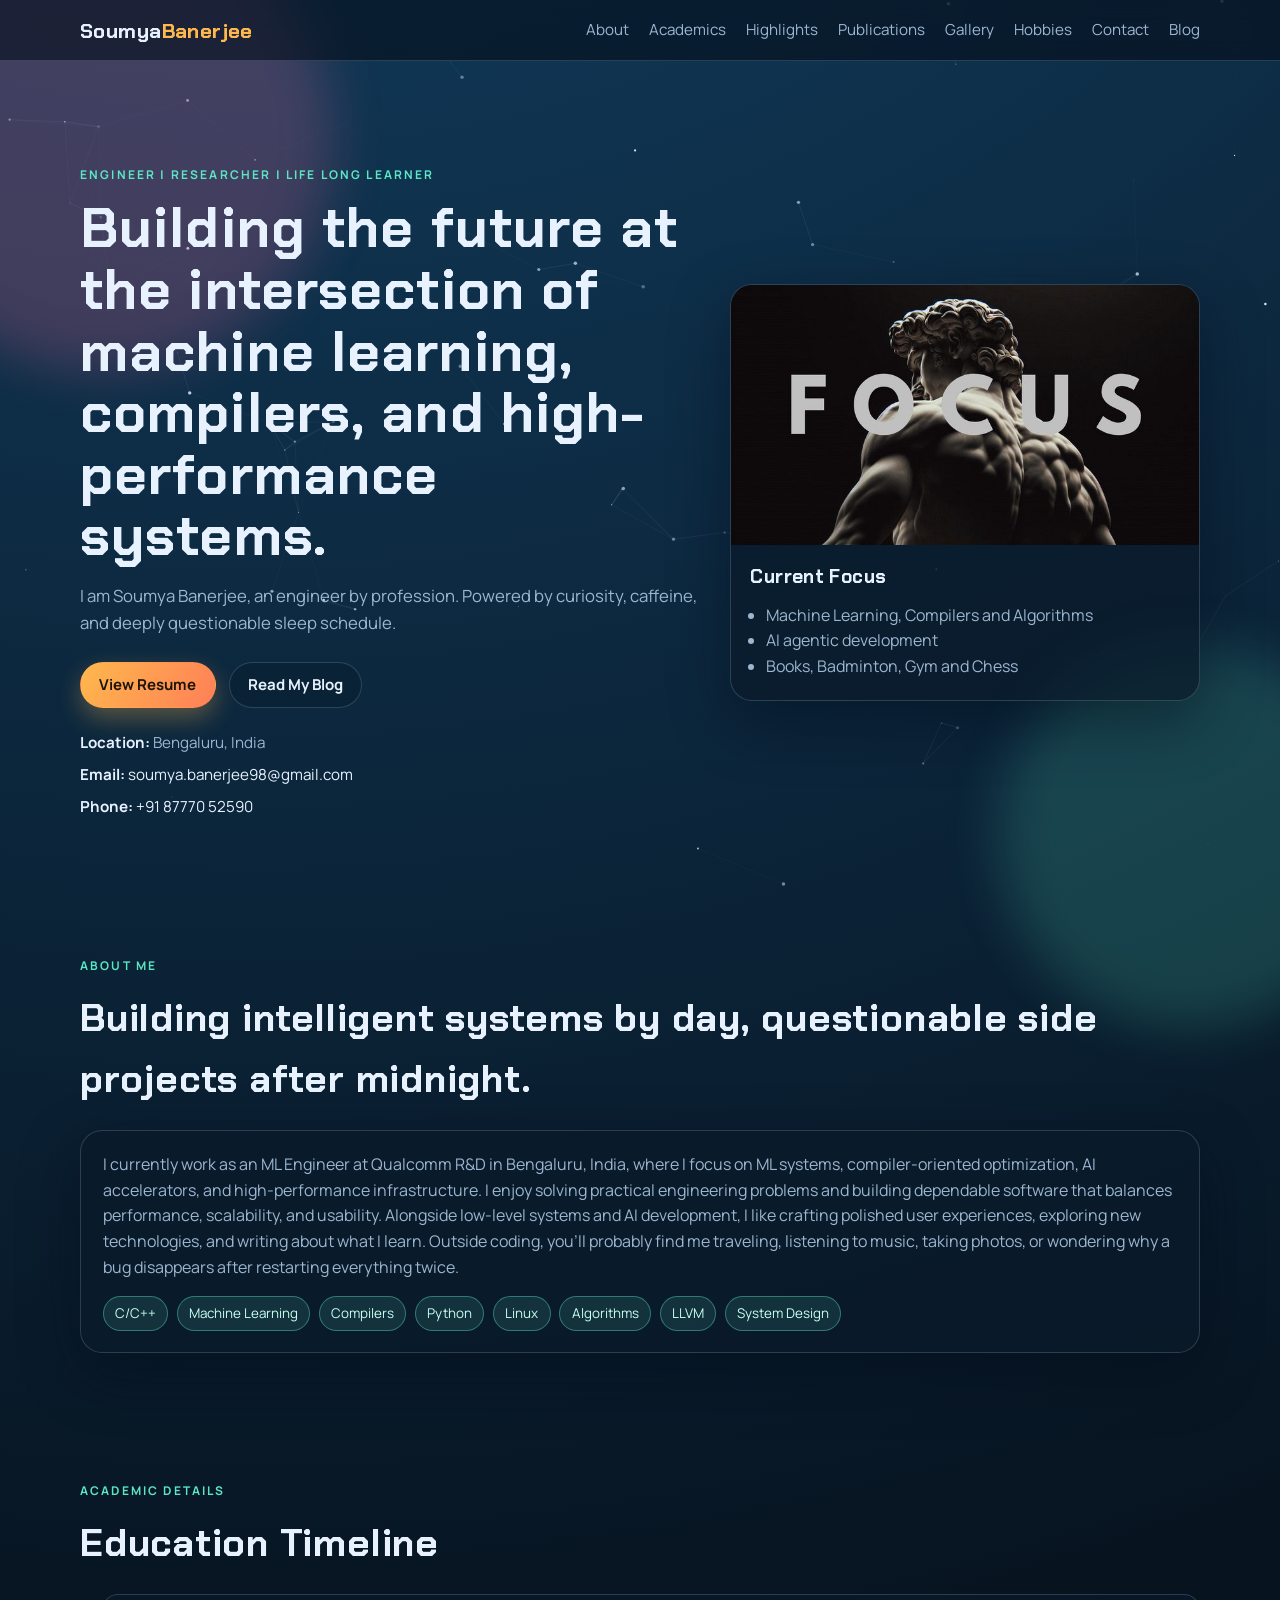
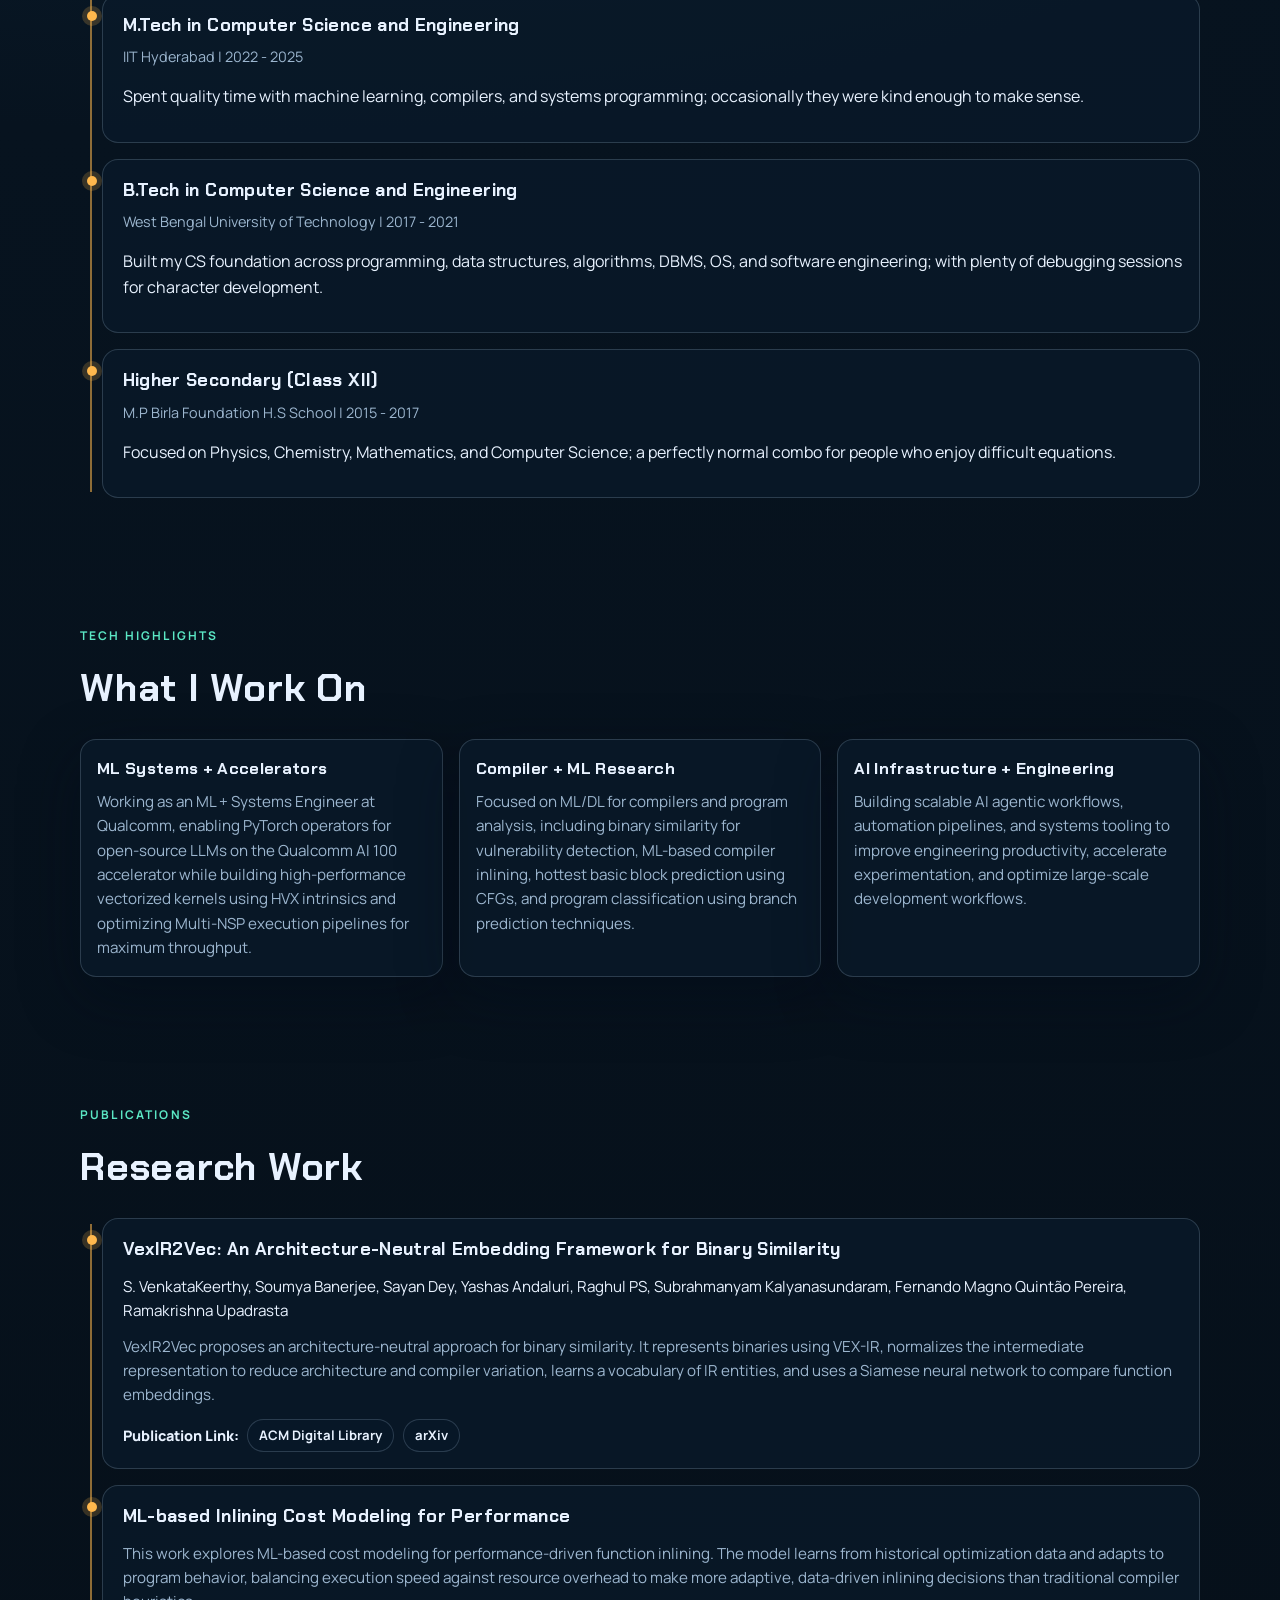
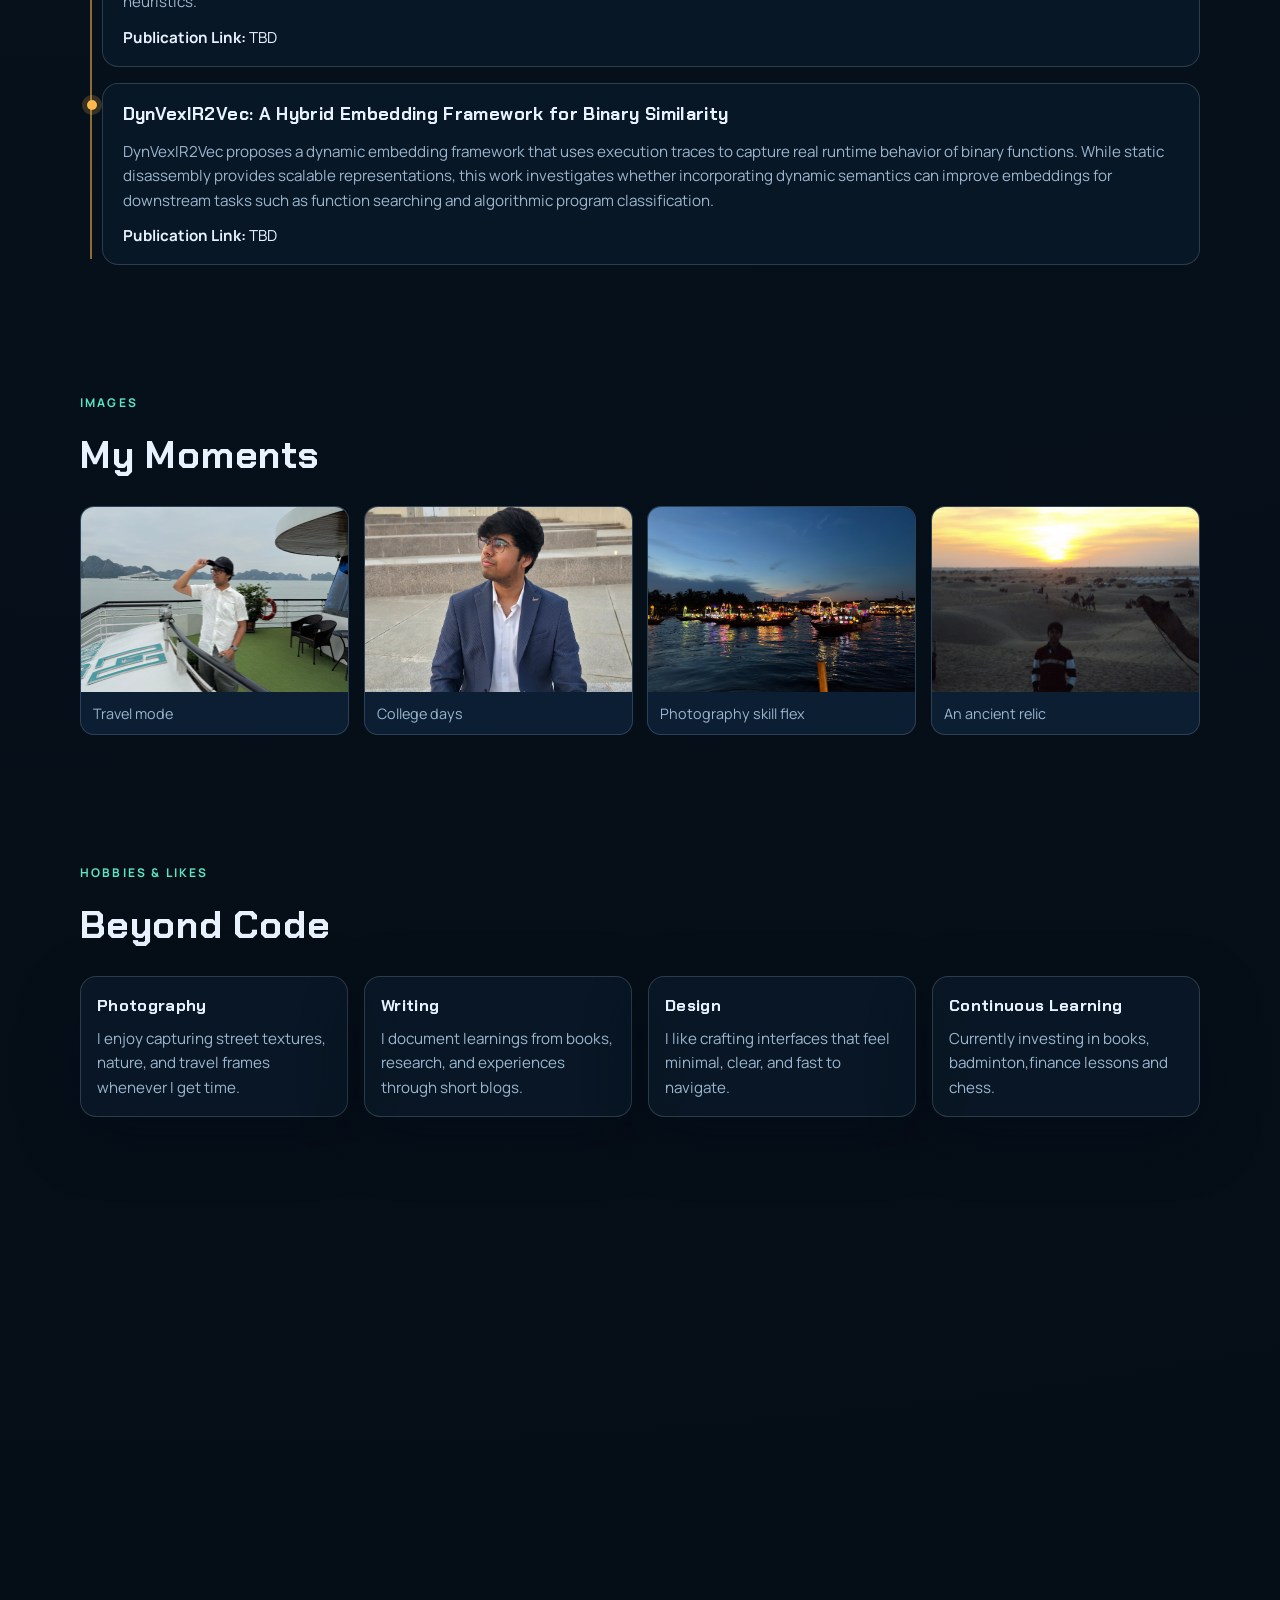
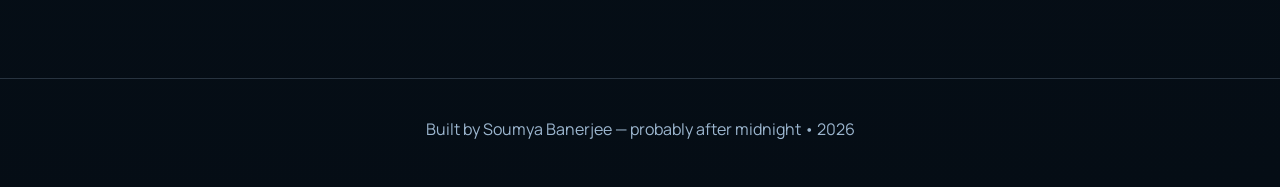
<file: index.html>
<!DOCTYPE html>
<html lang="en">
<head>
  <meta charset="utf-8" />
  <meta name="viewport" content="width=device-width, initial-scale=1" />
  <meta name="description" content="Soumya Banerjee portfolio featuring academics, projects, hobbies, and a personal blog." />
  <title>Soumya Banerjee | Portfolio</title>
  <link rel="preconnect" href="https://fonts.googleapis.com" />
  <link rel="preconnect" href="https://fonts.gstatic.com" crossorigin />
  <link href="https://fonts.googleapis.com/css2?family=Chakra+Petch:wght@400;500;600;700&family=Manrope:wght@400;500;600;700;800&display=swap" rel="stylesheet" />
  <link rel="stylesheet" href="assets/css/portfolio.css" />
</head>
<body>
  <canvas id="cosmic-bg" aria-hidden="true"></canvas>
  <div class="bg-glow bg-glow-a" aria-hidden="true"></div>
  <div class="bg-glow bg-glow-b" aria-hidden="true"></div>

  <header class="site-header">
    <div class="container nav-wrap">
      <a class="brand" href="#home">Soumya<span>Banerjee</span></a>
      <button class="menu-toggle" aria-label="Toggle navigation" aria-expanded="false">Menu</button>
      <nav class="site-nav" id="site-nav">
        <a href="#about">About</a>
        <a href="#academics">Academics</a>
        <a href="#highlights">Highlights</a>
        <a href="#publications">Publications</a>
        <a href="#gallery">Gallery</a>
        <a href="#hobbies">Hobbies</a>
        <a href="#contact">Contact</a>
        <a href="blog.html">Blog</a>
      </nav>
    </div>
  </header>

  <main>
    <section class="hero" id="home">
      <div class="container hero-grid">
        <div class="hero-copy reveal">
          <p class="eyebrow"> Engineer | Researcher | Life Long Learner </p>
          <h1>Building the future at the intersection of machine learning, compilers, and high-performance systems.</h1>
          <p class="lead">
            I am Soumya Banerjee, an engineer by profession.
            Powered by curiosity, caffeine, and deeply questionable sleep schedule.
          </p>
          <div class="hero-actions">
            <a class="btn btn-primary" href="data/Soumya_Banerjee_Resume.pdf" target="_blank" rel="noopener">View Resume</a>
            <a class="btn btn-ghost" href="blog.html">Read My Blog</a>
          </div>
          <ul class="quick-meta">
            <li><strong>Location:</strong> Bengaluru, India</li>
            <li><strong>Email:</strong> <a href="mailto:soumya.banerjee98@gmail.com">soumya.banerjee98@gmail.com</a></li>
            <li><strong>Phone:</strong> <a href="tel:+918777052590">+91 87770 52590</a></li>
          </ul>
        </div>
        <div class="hero-card reveal">
          <img src="images/Stoic Motivation.jpeg" alt="Soumya profile placeholder" />
          <div class="hero-card-content">
            <h2>Current Focus</h2>
            <ul>
              <li>Machine Learning, Compilers and Algorithms</li>
              <li>AI agentic development</li>
              <li>Books, Badminton, Gym and Chess</li>
            </ul>
          </div>
        </div>
      </div>
    </section>

    <section class="section" id="about">
      <div class="container reveal">
        <div class="section-heading">
          <p class="eyebrow">About Me</p>
          <h2>Building intelligent systems by day, questionable side projects after midnight.</h2>
        </div>
        <div class="split-card">
          <p>
            I currently work as an ML Engineer at Qualcomm R&D in Bengaluru, India, where I focus on ML systems, compiler-oriented optimization,
            AI accelerators, and high-performance infrastructure. I enjoy solving practical engineering problems and building dependable software
            that balances performance, scalability, and usability. Alongside low-level systems and AI development, I like crafting polished user experiences,
            exploring new technologies, and writing about what I learn. Outside coding, you'll probably find me traveling, listening to music,
            taking photos, or wondering why a bug disappears after restarting everything twice.
          </p>
          <div class="chip-list">
            <span>C/C++</span>
            <span>Machine Learning</span>
            <span>Compilers</span>
            <span>Python</span>
            <span>Linux</span>
            <span>Algorithms</span>
            <span>LLVM</span>
            <span>System Design</span>
          </div>
        </div>
      </div>
    </section>

    <section class="section" id="academics">
      <div class="container reveal">
        <div class="section-heading">
          <p class="eyebrow">Academic Details</p>
          <h2>Education Timeline</h2>
        </div>
        <div class="timeline">
          <article class="timeline-item">
            <h3>M.Tech in Computer Science and Engineering</h3>
            <p class="muted">IIT Hyderabad | 2022 - 2025</p>
            <p>Spent quality time with machine learning, compilers, and systems programming; occasionally they were kind enough to make sense.</p>
          </article>
          <article class="timeline-item">
            <h3>B.Tech in Computer Science and Engineering</h3>
            <p class="muted">West Bengal University of Technology | 2017 - 2021</p>
            <p>Built my CS foundation across programming, data structures, algorithms, DBMS, OS, and software engineering; with plenty of debugging sessions for character development.</p>
          </article>
          <article class="timeline-item">
            <h3>Higher Secondary (Class XII)</h3>
            <p class="muted">M.P Birla Foundation H.S School | 2015 - 2017</p>
            <p>Focused on Physics, Chemistry, Mathematics, and Computer Science; a perfectly normal combo for people who enjoy difficult equations.</p>
          </article>
        </div>
      </div>
    </section>

    <section class="section" id="highlights">
      <div class="container reveal">
        <div class="section-heading">
          <p class="eyebrow">Tech Highlights</p>
          <h2>What I Work On</h2>
        </div>
        <div class="card-grid three-col">
          <article class="info-card">
            <h3>ML Systems + Accelerators</h3>
            <p>
              Working as an ML + Systems Engineer at Qualcomm, enabling PyTorch operators 
              for open-source LLMs on the Qualcomm AI 100 accelerator while building 
              high-performance vectorized kernels using HVX intrinsics and optimizing 
              Multi-NSP execution pipelines for maximum throughput.
            </p>
          </article>
          <article class="info-card">
            <h3>Compiler + ML Research</h3>
            <p>
              Focused on ML/DL for compilers and program analysis, including binary similarity 
              for vulnerability detection, ML-based compiler inlining, hottest basic block 
              prediction using CFGs, and program classification using branch prediction techniques.
            </p>
          </article>
          <article class="info-card">
            <h3>AI Infrastructure + Engineering</h3>
            <p>
              Building scalable AI agentic workflows, automation pipelines, and systems tooling 
              to improve engineering productivity, accelerate experimentation, and optimize 
              large-scale development workflows.
            </p>
          </article>
        </div>
      </div>
    </section>

    <section class="section" id="publications">
      <div class="container reveal">
        <div class="section-heading">
          <p class="eyebrow">Publications</p>
          <h2>Research Work</h2>
        </div>
        <div class="timeline publication-list">
          <article class="timeline-item publication-card">
            <h3>VexIR2Vec: An Architecture-Neutral Embedding Framework for Binary Similarity</h3>
            <p class="publication-authors">
              S. VenkataKeerthy, Soumya Banerjee, Sayan Dey, Yashas Andaluri, Raghul PS,
              Subrahmanyam Kalyanasundaram, Fernando Magno Quintão Pereira, Ramakrishna Upadrasta
            </p>
            <p>
              VexIR2Vec proposes an architecture-neutral approach for binary similarity. It represents binaries using
              VEX-IR, normalizes the intermediate representation to reduce architecture and compiler variation, learns
              a vocabulary of IR entities, and uses a Siamese neural network to compare function embeddings.
            </p>
            <div class="publication-links" aria-label="Publication links">
              <span>Publication Link:</span>
              <a href="https://dl.acm.org/doi/10.1145/3721481" target="_blank" rel="noopener">ACM Digital Library</a>
              <a href="https://arxiv.org/abs/2312.00507" target="_blank" rel="noopener">arXiv</a>
            </div>
          </article>
          <article class="timeline-item publication-card">
            <h3>ML-based Inlining Cost Modeling for Performance</h3>
            <p>
              This work explores ML-based cost modeling for performance-driven function inlining. The model learns from
              historical optimization data and adapts to program behavior, balancing execution speed against resource
              overhead to make more adaptive, data-driven inlining decisions than traditional compiler heuristics.
            </p>
            <p class="publication-link-text"><strong>Publication Link:</strong> TBD</p>
          </article>
          <article class="timeline-item publication-card">
            <h3>DynVexIR2Vec: A Hybrid Embedding Framework for Binary Similarity</h3>
            <p>
              DynVexIR2Vec proposes a dynamic embedding framework that uses execution traces to capture real runtime
              behavior of binary functions. While static disassembly provides scalable representations, this work
              investigates whether incorporating dynamic semantics can improve embeddings for downstream tasks such as
              function searching and algorithmic program classification.
            </p>
            <p class="publication-link-text"><strong>Publication Link:</strong> TBD</p>
          </article>
        </div>
      </div>
    </section>

    <section class="section" id="gallery">
      <div class="container reveal">
        <div class="section-heading">
          <p class="eyebrow">Images</p>
          <h2>My Moments</h2>
        </div>
        <!-- <p class="section-note">Replace these placeholder images with your personal photos in the <code>images/</code> folder.</p> -->
        <div class="photo-grid">
          <figure>
            <img src="images/me_on_boat.jpeg" alt="Personal photo placeholder 1" />
            <figcaption>Travel mode</figcaption>
          </figure>
          <figure>
            <img src="images/college_pic.JPG" alt="Personal photo placeholder 2" />
            <figcaption>College days</figcaption>
          </figure>
          <figure>
            <img src="images/better_boat_lights.jpeg" alt="Personal photo placeholder 3" />
            <figcaption>Photography skill flex</figcaption>
          </figure>
          <figure>
            <img src="images/me_with_camel.JPG" alt="Personal photo placeholder 4" />
            <figcaption>An ancient relic</figcaption>
          </figure>
        </div>
      </div>
    </section>

    <section class="section" id="hobbies">
      <div class="container reveal">
        <div class="section-heading">
          <p class="eyebrow">Hobbies & Likes</p>
          <h2>Beyond Code</h2>
        </div>
        <div class="card-grid four-col">
          <article class="info-card">
            <h3>Photography</h3>
            <p>I enjoy capturing street textures, nature, and travel frames whenever I get time.</p>
          </article>
          <article class="info-card">
            <h3>Writing</h3>
            <p>I document learnings from books, research, and experiences through short blogs.</p>
          </article>
          <article class="info-card">
            <h3>Design</h3>
            <p>I like crafting interfaces that feel minimal, clear, and fast to navigate.</p>
          </article>
          <article class="info-card">
            <h3>Continuous Learning</h3>
            <p>Currently investing in books, badminton,finance lessons and chess.</p>
          </article>
        </div>
      </div>
    </section>

    <section class="section" id="contact">
      <div class="container reveal">
        <div class="section-heading">
          <p class="eyebrow">Contact</p>
          <h2>Let’s Connect</h2>
        </div>
        <div class="contact-panel">
          <div>
            <p><strong>Email:</strong> <a href="mailto:soumya.banerjee98@gmail.com">soumya.banerjee98@gmail.com</a></p>
            <p><strong>Phone:</strong> <a href="tel:+918777052590">+91 87770 52590</a></p>
            <p><strong>Resume:</strong> <a href="data/Soumya_Banerjee_Resume.pdf" target="_blank" rel="noopener">Open Resume</a></p>
          </div>
          <div class="social-links">
            <a href="https://www.linkedin.com/in/soumya-banerjee98/" target="_blank" rel="noopener">LinkedIn</a>
            <a href="https://github.com/Soumyaworks" target="_blank" rel="noopener">GitHub</a>
            <a href="https://www.instagram.com/dweep_banerjee" target="_blank" rel="noopener">Instagram</a>
            <a href="blog.html">Blog</a>
          </div>
        </div>
      </div>
    </section>
  </main>

  <footer class="site-footer">
    <div class="container">
      <p>Built by Soumya Banerjee — probably after midnight • 2026</p>
    </div>
  </footer>

  <script src="assets/js/portfolio.js"></script>
</body>
</html>
</file>
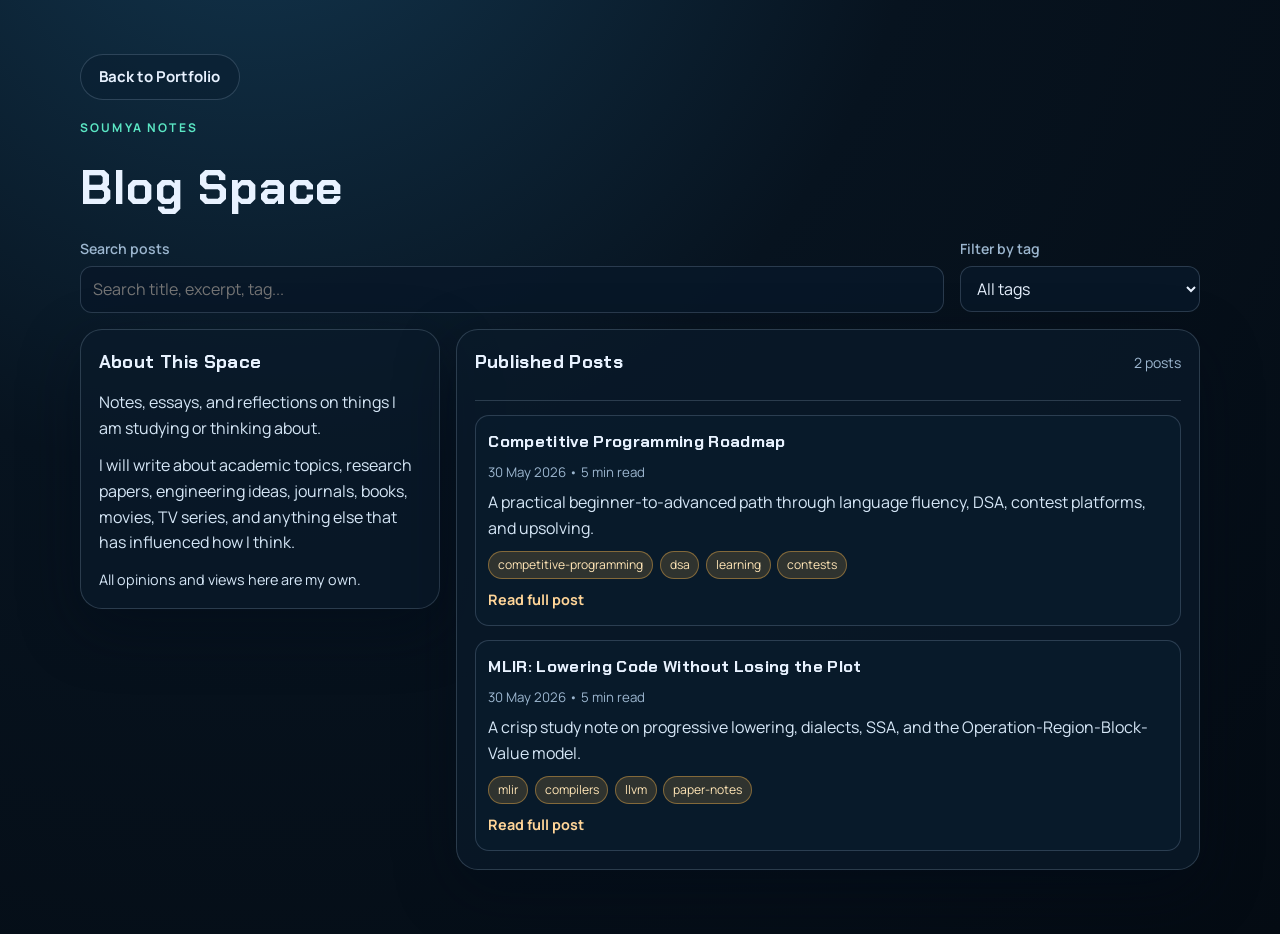
<file: blog.html>
<!DOCTYPE html>
<html lang="en">
<head>
  <meta charset="utf-8" />
  <meta name="viewport" content="width=device-width, initial-scale=1" />
  <meta name="description" content="Soumya Banerjee personal blog and notes." />
  <title>Soumya Banerjee | Blog</title>
  <link rel="preconnect" href="https://fonts.googleapis.com" />
  <link rel="preconnect" href="https://fonts.gstatic.com" crossorigin />
  <link href="https://fonts.googleapis.com/css2?family=Chakra+Petch:wght@400;500;600;700&family=Manrope:wght@400;500;600;700;800&display=swap" rel="stylesheet" />
  <link rel="stylesheet" href="assets/css/portfolio.css" />
</head>
<body class="plain-page">
  <main class="blog-wrap">
    <div class="container">
      <header class="blog-header reveal visible">
        <a class="btn btn-ghost back-link" href="index.html">Back to Portfolio</a>
        <p class="eyebrow">Soumya Notes</p>
        <h1>Blog Space</h1>
      </header>

      <section class="blog-controls reveal visible">
        <div class="control-box">
          <label for="search-posts">Search posts</label>
          <input id="search-posts" type="search" placeholder="Search title, excerpt, tag..." />
        </div>
        <div class="control-box">
          <label for="tag-filter">Filter by tag</label>
          <select id="tag-filter">
            <option value="all">All tags</option>
          </select>
        </div>
      </section>

      <section class="blog-layout reveal visible">
        <article class="blog-guide-card">
          <h2>About This Space</h2>
          <p>Notes, essays, and reflections on things I am studying or thinking about.</p>
          <p>I will write about academic topics, research papers, engineering ideas, journals, books, movies, TV series, and anything else that has influenced how I think.</p>
          <p class="muted">All opinions and views here are my own.</p>
        </article>

        <article class="blog-posts-card">
          <div class="blog-list-head">
            <h2>Published Posts</h2>
            <p id="posts-count">0 posts</p>
          </div>
          <div id="posts-list" class="posts-list"></div>
        </article>
      </section>
    </div>
  </main>

  <script src="assets/js/blog.js"></script>
</body>
</html>
</file>
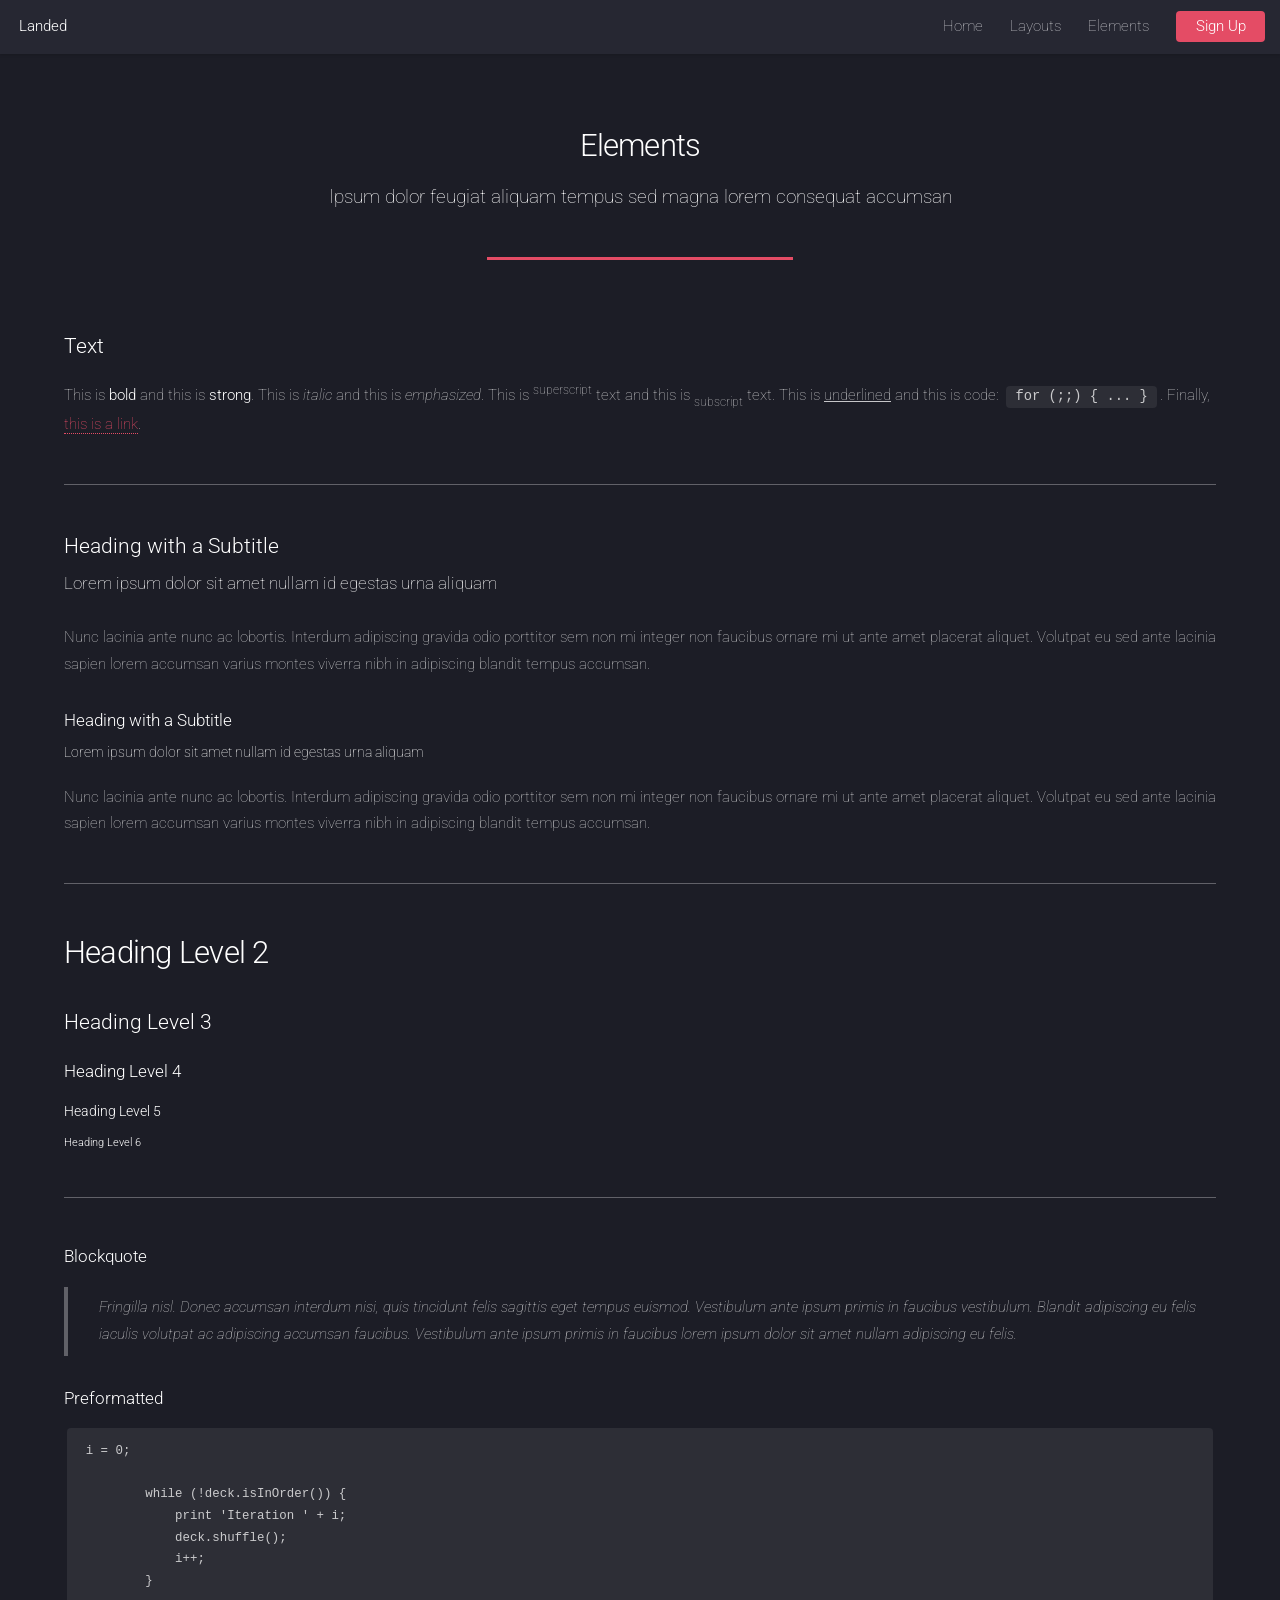
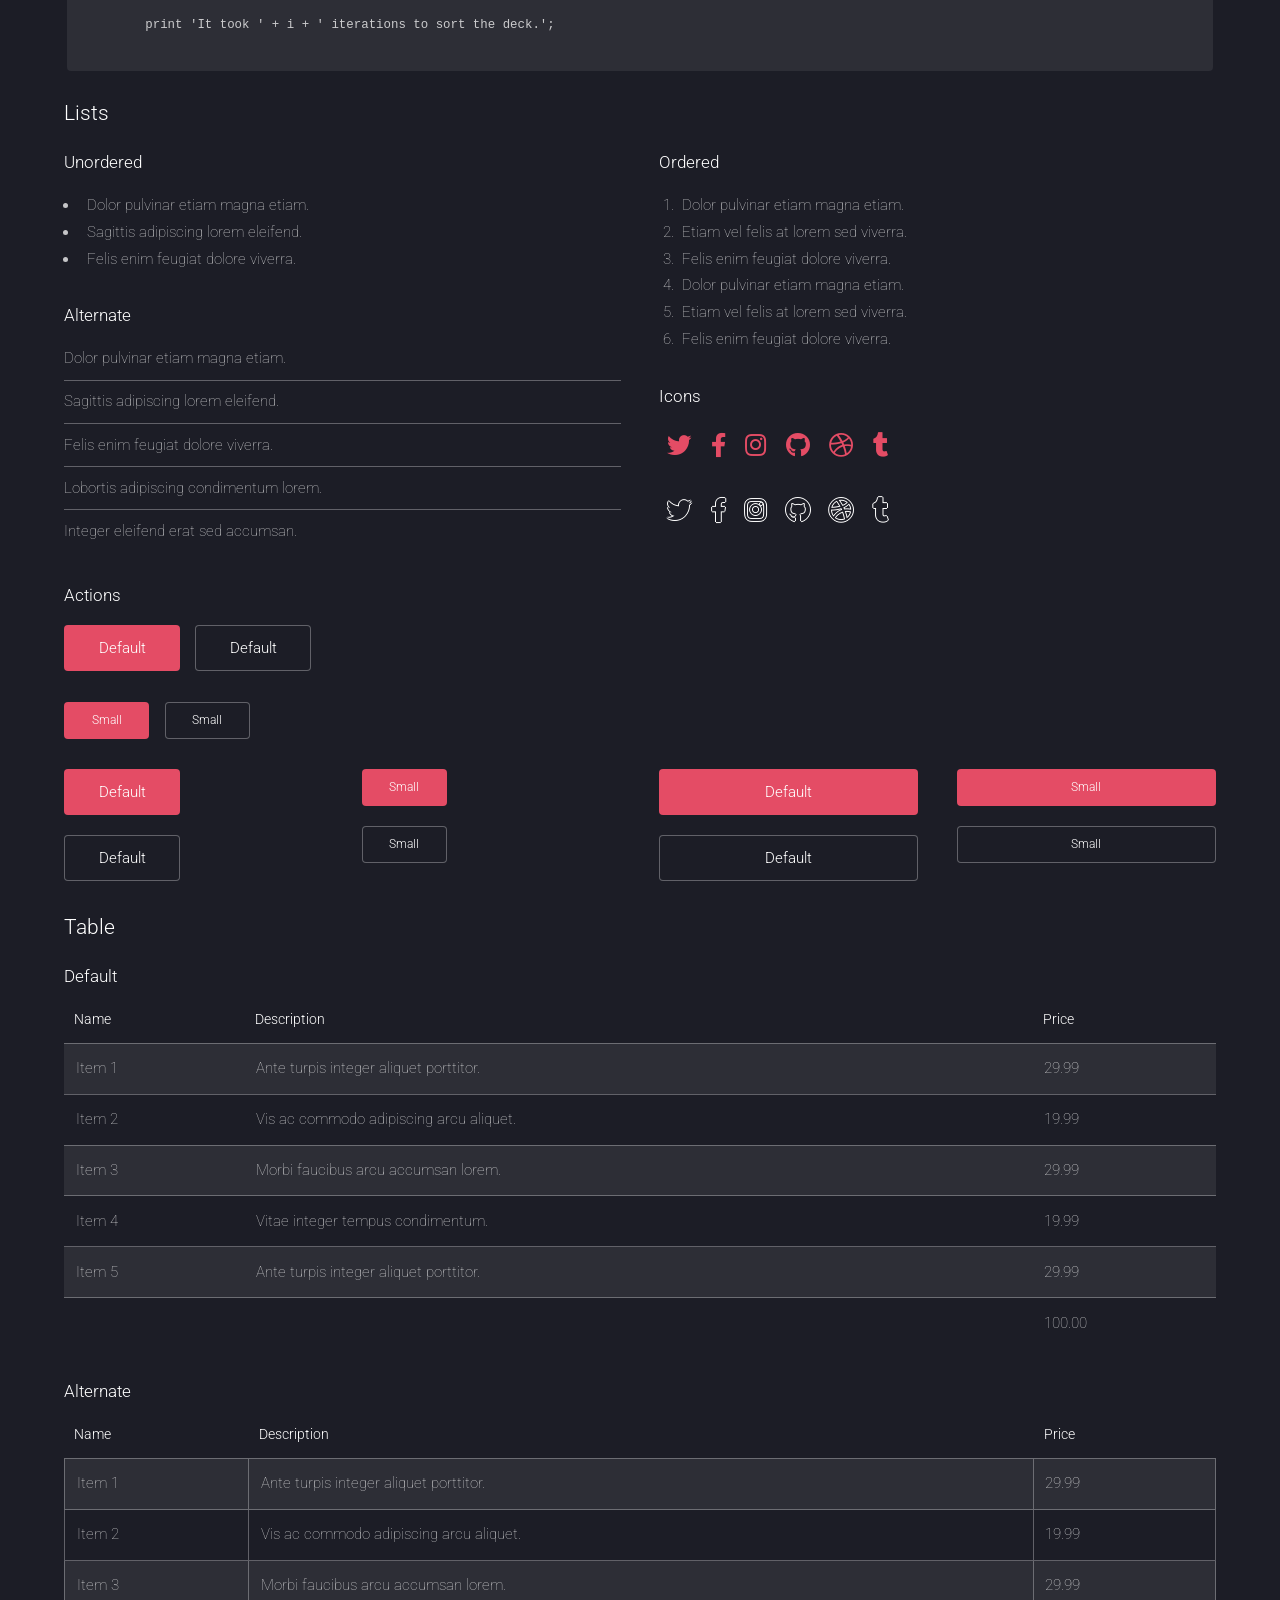
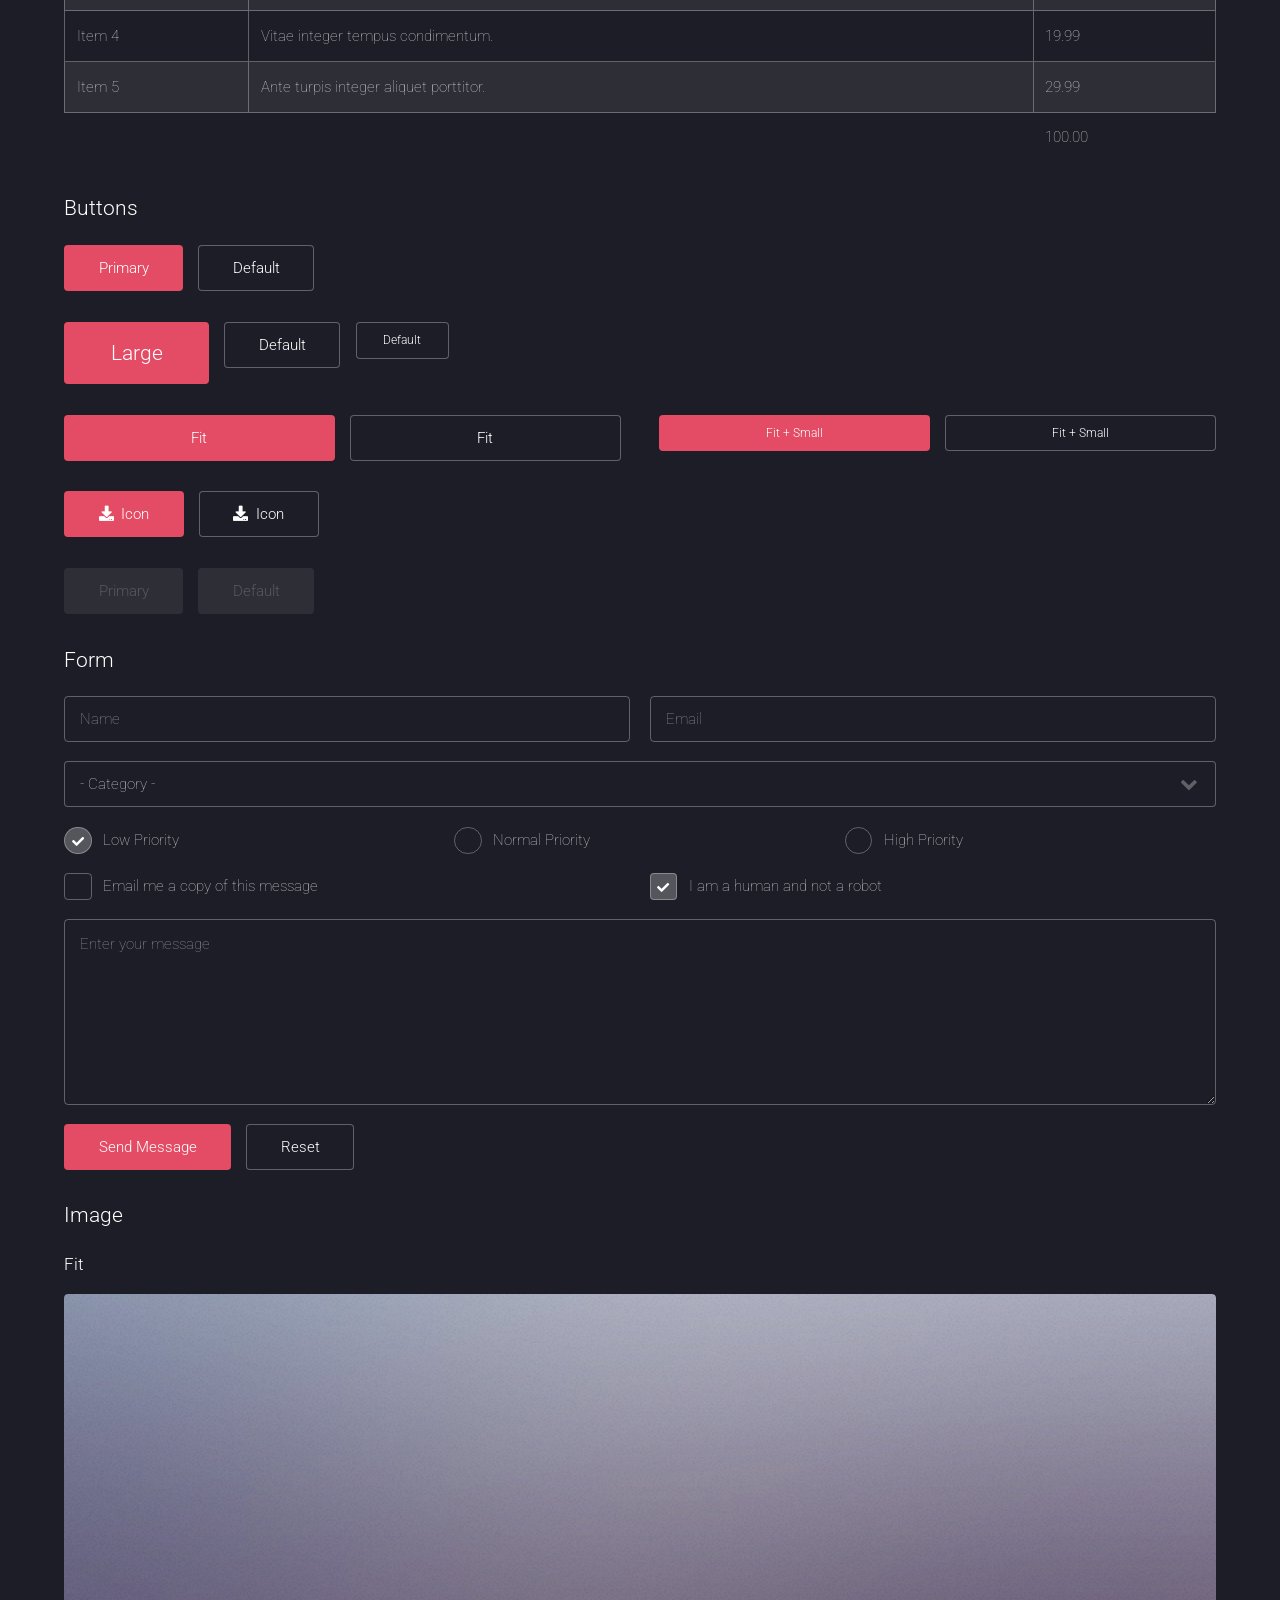
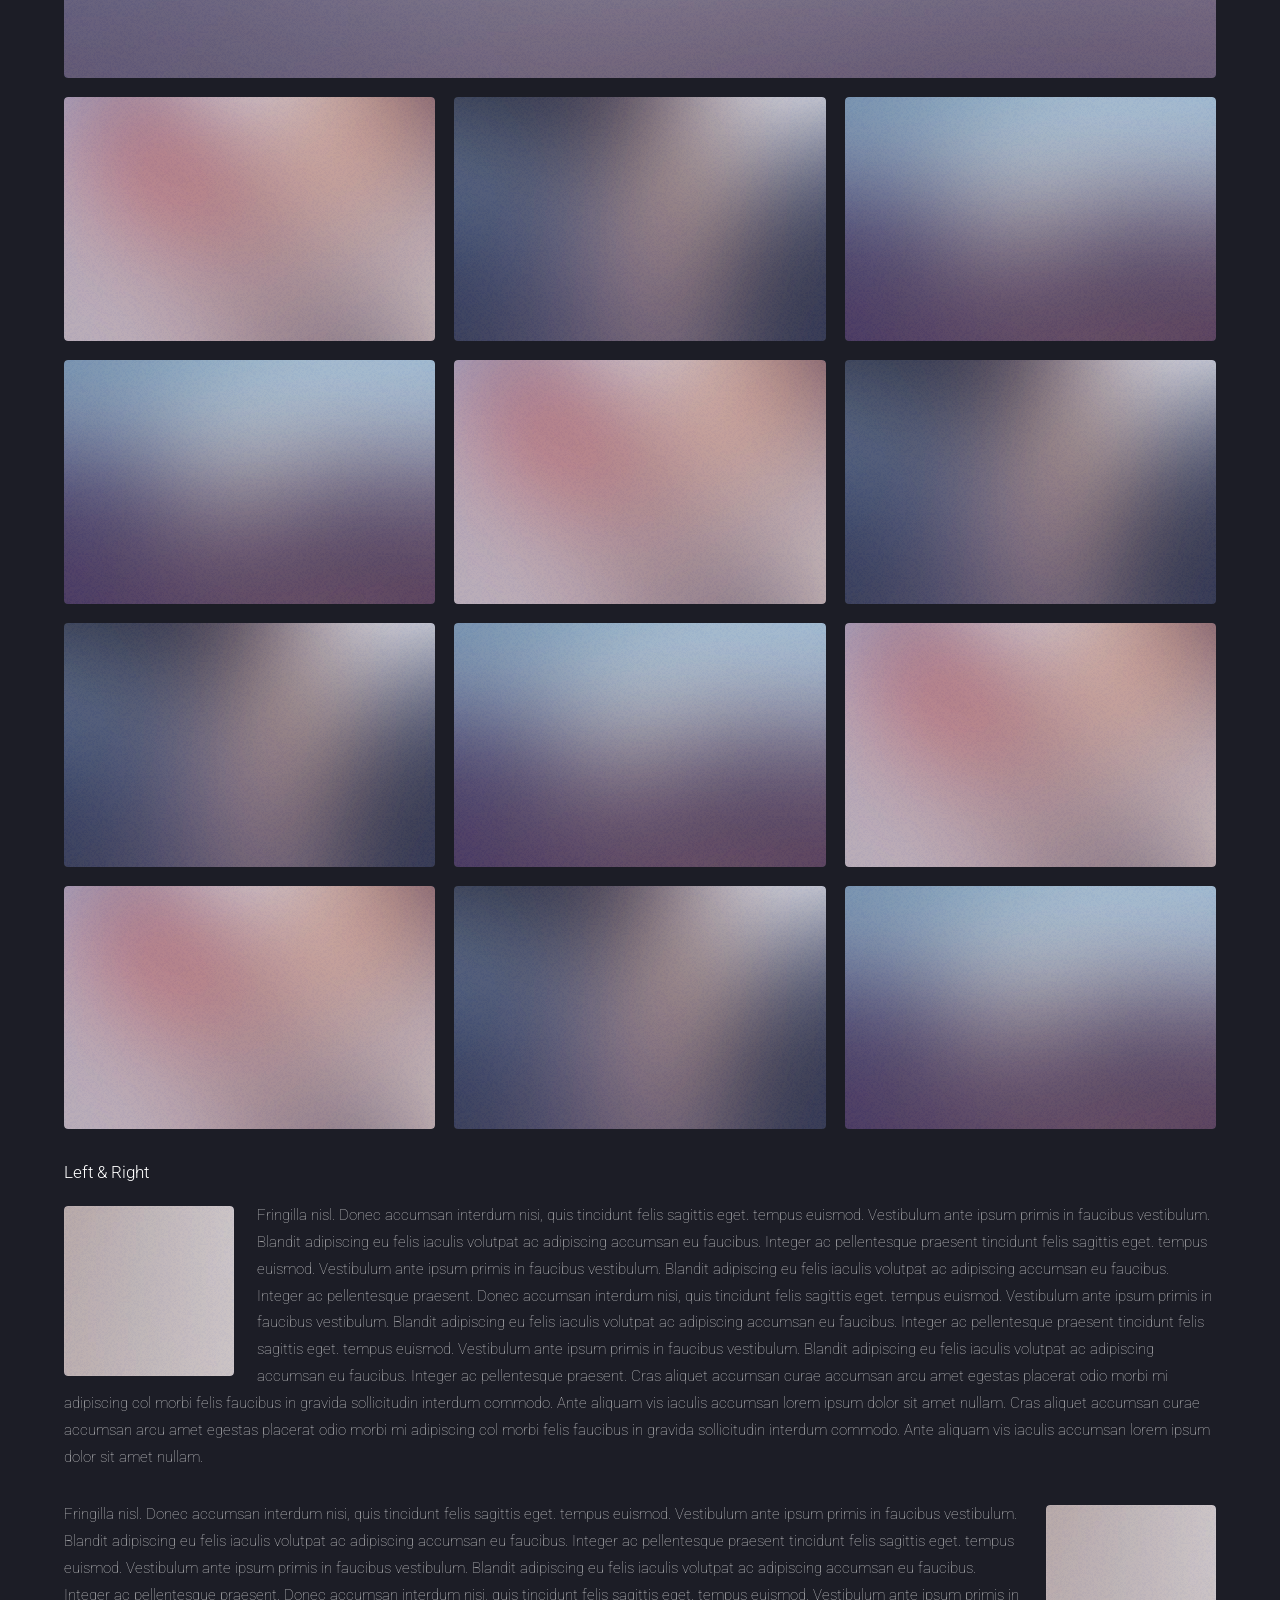
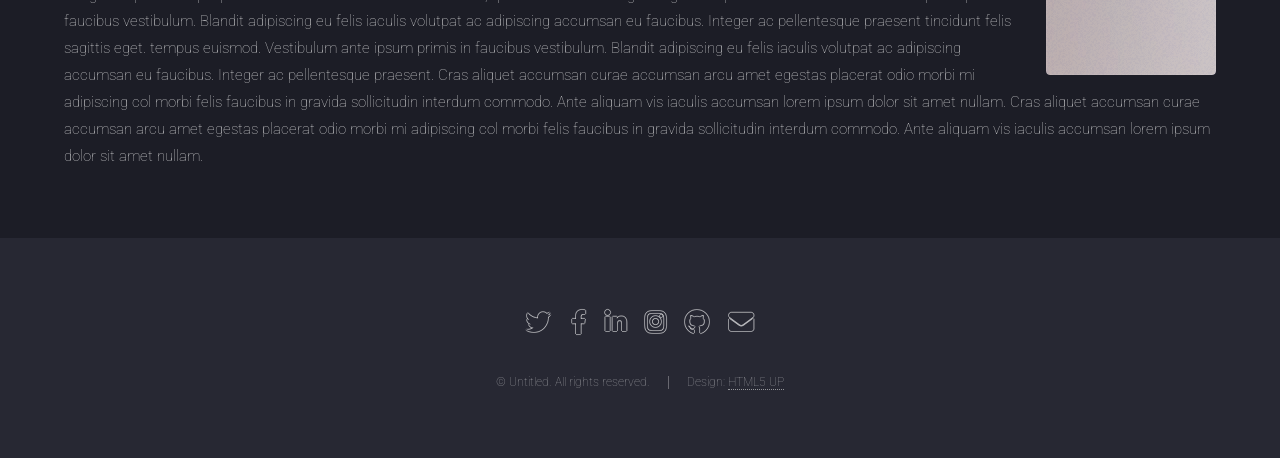
<file: elements.html>
<!DOCTYPE HTML>
<!--
	Landed by HTML5 UP
	html5up.net | @ajlkn
	Free for personal and commercial use under the CCA 3.0 license (html5up.net/license)
-->
<html>
	<head>
		<title>Elements - Landed by HTML5 UP</title>
		<meta charset="utf-8" />
		<meta name="viewport" content="width=device-width, initial-scale=1, user-scalable=no" />
		<link rel="stylesheet" href="assets/css/main.css" />
		<noscript><link rel="stylesheet" href="assets/css/noscript.css" /></noscript>
	</head>
	<body class="is-preload">
		<div id="page-wrapper">

			<!-- Header -->
				<header id="header">
					<h1 id="logo"><a href="index.html">Landed</a></h1>
					<nav id="nav">
						<ul>
							<li><a href="index.html">Home</a></li>
							<li>
								<a href="#">Layouts</a>
								<ul>
									<li><a href="left-sidebar.html">Left Sidebar</a></li>
									<li><a href="right-sidebar.html">Right Sidebar</a></li>
									<li><a href="no-sidebar.html">No Sidebar</a></li>
									<li>
										<a href="#">Submenu</a>
										<ul>
											<li><a href="#">Option 1</a></li>
											<li><a href="#">Option 2</a></li>
											<li><a href="#">Option 3</a></li>
											<li><a href="#">Option 4</a></li>
										</ul>
									</li>
								</ul>
							</li>
							<li><a href="elements.html">Elements</a></li>
							<li><a href="#" class="button primary">Sign Up</a></li>
						</ul>
					</nav>
				</header>

			<!-- Main -->
				<div id="main" class="wrapper style1">
					<div class="container">
						<header class="major">
							<h2>Elements</h2>
							<p>Ipsum dolor feugiat aliquam tempus sed magna lorem consequat accumsan</p>
						</header>

						<!-- Text -->
							<section>
								<h3>Text</h3>
								<p>This is <b>bold</b> and this is <strong>strong</strong>. This is <i>italic</i> and this is <em>emphasized</em>.
								This is <sup>superscript</sup> text and this is <sub>subscript</sub> text.
								This is <u>underlined</u> and this is code: <code>for (;;) { ... }</code>. Finally, <a href="#">this is a link</a>.</p>

								<hr />

								<header>
									<h3>Heading with a Subtitle</h3>
									<p>Lorem ipsum dolor sit amet nullam id egestas urna aliquam</p>
								</header>
								<p>Nunc lacinia ante nunc ac lobortis. Interdum adipiscing gravida odio porttitor sem non mi integer non faucibus ornare mi ut ante amet placerat aliquet. Volutpat eu sed ante lacinia sapien lorem accumsan varius montes viverra nibh in adipiscing blandit tempus accumsan.</p>
								<header>
									<h4>Heading with a Subtitle</h4>
									<p>Lorem ipsum dolor sit amet nullam id egestas urna aliquam</p>
								</header>
								<p>Nunc lacinia ante nunc ac lobortis. Interdum adipiscing gravida odio porttitor sem non mi integer non faucibus ornare mi ut ante amet placerat aliquet. Volutpat eu sed ante lacinia sapien lorem accumsan varius montes viverra nibh in adipiscing blandit tempus accumsan.</p>

								<hr />

								<h2>Heading Level 2</h2>
								<h3>Heading Level 3</h3>
								<h4>Heading Level 4</h4>
								<h5>Heading Level 5</h5>
								<h6>Heading Level 6</h6>

								<hr />

								<h4>Blockquote</h4>
								<blockquote>Fringilla nisl. Donec accumsan interdum nisi, quis tincidunt felis sagittis eget tempus euismod. Vestibulum ante ipsum primis in faucibus vestibulum. Blandit adipiscing eu felis iaculis volutpat ac adipiscing accumsan faucibus. Vestibulum ante ipsum primis in faucibus lorem ipsum dolor sit amet nullam adipiscing eu felis.</blockquote>

								<h4>Preformatted</h4>
								<pre><code>i = 0;

	while (!deck.isInOrder()) {
	    print 'Iteration ' + i;
	    deck.shuffle();
	    i++;
	}

	print 'It took ' + i + ' iterations to sort the deck.';
	</code></pre>
							</section>

						<!-- Lists -->
							<section>
								<h3>Lists</h3>
								<div class="row">
									<div class="col-6 col-12-xsmall">

										<h4>Unordered</h4>
										<ul>
											<li>Dolor pulvinar etiam magna etiam.</li>
											<li>Sagittis adipiscing lorem eleifend.</li>
											<li>Felis enim feugiat dolore viverra.</li>
										</ul>

										<h4>Alternate</h4>
										<ul class="alt">
											<li>Dolor pulvinar etiam magna etiam.</li>
											<li>Sagittis adipiscing lorem eleifend.</li>
											<li>Felis enim feugiat dolore viverra.</li>
											<li>Lobortis adipiscing condimentum lorem.</li>
											<li>Integer eleifend erat sed accumsan.</li>
										</ul>

									</div>
									<div class="col-6 col-12-xsmall">

										<h4>Ordered</h4>
										<ol>
											<li>Dolor pulvinar etiam magna etiam.</li>
											<li>Etiam vel felis at lorem sed viverra.</li>
											<li>Felis enim feugiat dolore viverra.</li>
											<li>Dolor pulvinar etiam magna etiam.</li>
											<li>Etiam vel felis at lorem sed viverra.</li>
											<li>Felis enim feugiat dolore viverra.</li>
										</ol>

										<h4>Icons</h4>
										<ul class="icons">
											<li><a href="#" class="icon brands fa-twitter"><span class="label">Twitter</span></a></li>
											<li><a href="#" class="icon brands fa-facebook-f"><span class="label">Facebook</span></a></li>
											<li><a href="#" class="icon brands fa-instagram"><span class="label">Instagram</span></a></li>
											<li><a href="#" class="icon brands fa-github"><span class="label">Github</span></a></li>
											<li><a href="#" class="icon brands fa-dribbble"><span class="label">Dribbble</span></a></li>
											<li><a href="#" class="icon brands fa-tumblr"><span class="label">Tumblr</span></a></li>
										</ul>
										<ul class="icons">
											<li><a href="#" class="icon brands alt fa-twitter"><span class="label">Twitter</span></a></li>
											<li><a href="#" class="icon brands alt fa-facebook-f"><span class="label">Facebook</span></a></li>
											<li><a href="#" class="icon brands alt fa-instagram"><span class="label">Instagram</span></a></li>
											<li><a href="#" class="icon brands alt fa-github"><span class="label">Github</span></a></li>
											<li><a href="#" class="icon brands alt fa-dribbble"><span class="label">Dribbble</span></a></li>
											<li><a href="#" class="icon brands alt fa-tumblr"><span class="label">Tumblr</span></a></li>
										</ul>

									</div>
								</div>

								<h4>Actions</h4>
								<ul class="actions">
									<li><a href="#" class="button primary">Default</a></li>
									<li><a href="#" class="button">Default</a></li>
								</ul>
								<ul class="actions small">
									<li><a href="#" class="button primary small">Small</a></li>
									<li><a href="#" class="button small">Small</a></li>
								</ul>
								<div class="row">
									<div class="col-3 col-6-medium col-12-xsmall">
										<ul class="actions stacked">
											<li><a href="#" class="button primary">Default</a></li>
											<li><a href="#" class="button">Default</a></li>
										</ul>
									</div>
									<div class="col-3 col-6-medium col-12-xsmall">
										<ul class="actions stacked">
											<li><a href="#" class="button primary small">Small</a></li>
											<li><a href="#" class="button small">Small</a></li>
										</ul>
									</div>
									<div class="col-3 col-6-medium col-12-xsmall">
										<ul class="actions stacked">
											<li><a href="#" class="button primary fit">Default</a></li>
											<li><a href="#" class="button fit">Default</a></li>
										</ul>
									</div>
									<div class="col-3 col-6-medium col-12-xsmall">
										<ul class="actions stacked">
											<li><a href="#" class="button primary small fit">Small</a></li>
											<li><a href="#" class="button small fit">Small</a></li>
										</ul>
									</div>
								</div>
							</section>

						<!-- Table -->
							<section>
								<h3>Table</h3>
								<h4>Default</h4>
								<div class="table-wrapper">
									<table>
										<thead>
											<tr>
												<th>Name</th>
												<th>Description</th>
												<th>Price</th>
											</tr>
										</thead>
										<tbody>
											<tr>
												<td>Item 1</td>
												<td>Ante turpis integer aliquet porttitor.</td>
												<td>29.99</td>
											</tr>
											<tr>
												<td>Item 2</td>
												<td>Vis ac commodo adipiscing arcu aliquet.</td>
												<td>19.99</td>
											</tr>
											<tr>
												<td>Item 3</td>
												<td> Morbi faucibus arcu accumsan lorem.</td>
												<td>29.99</td>
											</tr>
											<tr>
												<td>Item 4</td>
												<td>Vitae integer tempus condimentum.</td>
												<td>19.99</td>
											</tr>
											<tr>
												<td>Item 5</td>
												<td>Ante turpis integer aliquet porttitor.</td>
												<td>29.99</td>
											</tr>
										</tbody>
										<tfoot>
											<tr>
												<td colspan="2"></td>
												<td>100.00</td>
											</tr>
										</tfoot>
									</table>
								</div>
								<h4>Alternate</h4>
								<div class="table-wrapper">
									<table class="alt">
										<thead>
											<tr>
												<th>Name</th>
												<th>Description</th>
												<th>Price</th>
											</tr>
										</thead>
										<tbody>
											<tr>
												<td>Item 1</td>
												<td>Ante turpis integer aliquet porttitor.</td>
												<td>29.99</td>
											</tr>
											<tr>
												<td>Item 2</td>
												<td>Vis ac commodo adipiscing arcu aliquet.</td>
												<td>19.99</td>
											</tr>
											<tr>
												<td>Item 3</td>
												<td> Morbi faucibus arcu accumsan lorem.</td>
												<td>29.99</td>
											</tr>
											<tr>
												<td>Item 4</td>
												<td>Vitae integer tempus condimentum.</td>
												<td>19.99</td>
											</tr>
											<tr>
												<td>Item 5</td>
												<td>Ante turpis integer aliquet porttitor.</td>
												<td>29.99</td>
											</tr>
										</tbody>
										<tfoot>
											<tr>
												<td colspan="2"></td>
												<td>100.00</td>
											</tr>
										</tfoot>
									</table>
								</div>
							</section>

						<!-- Buttons -->
							<section>
								<h3>Buttons</h3>
								<ul class="actions">
									<li><a href="#" class="button primary">Primary</a></li>
									<li><a href="#" class="button">Default</a></li>
								</ul>
								<ul class="actions">
									<li><a href="#" class="button primary large">Large</a></li>
									<li><a href="#" class="button">Default</a></li>
									<li><a href="#" class="button small">Default</a></li>
								</ul>
								<div class="row">
									<div class="col-6 col-12-xsmall">
										<ul class="actions fit">
											<li><a href="#" class="button primary fit">Fit</a></li>
											<li><a href="#" class="button fit">Fit</a></li>
										</ul>
									</div>
									<div class="col-6 col-12-xsmall">
										<ul class="actions fit small">
											<li><a href="#" class="button primary fit small">Fit + Small</a></li>
											<li><a href="#" class="button fit small">Fit + Small</a></li>
										</ul>
									</div>
								</div>
								<ul class="actions">
									<li><a href="#" class="button primary icon solid fa-download">Icon</a></li>
									<li><a href="#" class="button icon solid fa-download">Icon</a></li>
								</ul>
								<ul class="actions">
									<li><span class="button primary disabled">Primary</span></li>
									<li><span class="button disabled">Default</span></li>
								</ul>
							</section>

						<!-- Form -->
							<section>
								<h3>Form</h3>
								<form method="post" action="#">
									<div class="row gtr-uniform gtr-50">
										<div class="col-6 col-12-xsmall">
											<input type="text" name="name" id="name" value="" placeholder="Name" />
										</div>
										<div class="col-6 col-12-xsmall">
											<input type="email" name="email" id="email" value="" placeholder="Email" />
										</div>
										<div class="col-12">
											<select name="category" id="category">
												<option value="">- Category -</option>
												<option value="1">Manufacturing</option>
												<option value="1">Shipping</option>
												<option value="1">Administration</option>
												<option value="1">Human Resources</option>
											</select>
										</div>
										<div class="col-4 col-12-medium">
											<input type="radio" id="priority-low" name="priority" checked>
											<label for="priority-low">Low Priority</label>
										</div>
										<div class="col-4 col-12-medium">
											<input type="radio" id="priority-normal" name="priority">
											<label for="priority-normal">Normal Priority</label>
										</div>
										<div class="col-4 col-12-medium">
											<input type="radio" id="priority-high" name="priority">
											<label for="priority-high">High Priority</label>
										</div>
										<div class="col-6 col-12-medium">
											<input type="checkbox" id="copy" name="copy">
											<label for="copy">Email me a copy of this message</label>
										</div>
										<div class="col-6 col-12-medium">
											<input type="checkbox" id="human" name="human" checked>
											<label for="human">I am a human and not a robot</label>
										</div>
										<div class="col-12">
											<textarea name="message" id="message" placeholder="Enter your message" rows="6"></textarea>
										</div>
										<div class="col-12">
											<ul class="actions">
												<li><input type="submit" value="Send Message" class="primary" /></li>
												<li><input type="reset" value="Reset" /></li>
											</ul>
										</div>
									</div>
								</form>
							</section>

						<!-- Image -->
							<section>
								<h3>Image</h3>
								<h4>Fit</h4>
								<div class="box alt">
									<div class="row gtr-50 gtr-uniform">
										<div class="col-12"><span class="image fit"><img src="images/pic07.jpg" alt="" /></span></div>
										<div class="col-4 col-6-xsmall"><span class="image fit"><img src="images/pic02.jpg" alt="" /></span></div>
										<div class="col-4 col-6-xsmall"><span class="image fit"><img src="images/pic03.jpg" alt="" /></span></div>
										<div class="col-4 col-6-xsmall"><span class="image fit"><img src="images/pic04.jpg" alt="" /></span></div>
										<div class="col-4 col-6-xsmall"><span class="image fit"><img src="images/pic04.jpg" alt="" /></span></div>
										<div class="col-4 col-6-xsmall"><span class="image fit"><img src="images/pic02.jpg" alt="" /></span></div>
										<div class="col-4 col-6-xsmall"><span class="image fit"><img src="images/pic03.jpg" alt="" /></span></div>
										<div class="col-4 col-6-xsmall"><span class="image fit"><img src="images/pic03.jpg" alt="" /></span></div>
										<div class="col-4 col-6-xsmall"><span class="image fit"><img src="images/pic04.jpg" alt="" /></span></div>
										<div class="col-4 col-6-xsmall"><span class="image fit"><img src="images/pic02.jpg" alt="" /></span></div>
										<div class="col-4 col-6-xsmall"><span class="image fit"><img src="images/pic02.jpg" alt="" /></span></div>
										<div class="col-4 col-6-xsmall"><span class="image fit"><img src="images/pic03.jpg" alt="" /></span></div>
										<div class="col-4 col-6-xsmall"><span class="image fit"><img src="images/pic04.jpg" alt="" /></span></div>
									</div>
								</div>

								<h4>Left &amp; Right</h4>
								<p><span class="image left"><img src="images/pic08.jpg" alt="" /></span>Fringilla nisl. Donec accumsan interdum nisi, quis tincidunt felis sagittis eget. tempus euismod. Vestibulum ante ipsum primis in faucibus vestibulum. Blandit adipiscing eu felis iaculis volutpat ac adipiscing accumsan eu faucibus. Integer ac pellentesque praesent tincidunt felis sagittis eget. tempus euismod. Vestibulum ante ipsum primis in faucibus vestibulum. Blandit adipiscing eu felis iaculis volutpat ac adipiscing accumsan eu faucibus. Integer ac pellentesque praesent. Donec accumsan interdum nisi, quis tincidunt felis sagittis eget. tempus euismod. Vestibulum ante ipsum primis in faucibus vestibulum. Blandit adipiscing eu felis iaculis volutpat ac adipiscing accumsan eu faucibus. Integer ac pellentesque praesent tincidunt felis sagittis eget. tempus euismod. Vestibulum ante ipsum primis in faucibus vestibulum. Blandit adipiscing eu felis iaculis volutpat ac adipiscing accumsan eu faucibus. Integer ac pellentesque praesent. Cras aliquet accumsan curae accumsan arcu amet egestas placerat odio morbi mi adipiscing col morbi felis faucibus in gravida sollicitudin interdum commodo. Ante aliquam vis iaculis accumsan lorem ipsum dolor sit amet nullam. Cras aliquet accumsan curae accumsan arcu amet egestas placerat odio morbi mi adipiscing col morbi felis faucibus in gravida sollicitudin interdum commodo. Ante aliquam vis iaculis accumsan lorem ipsum dolor sit amet nullam.</p>
								<p><span class="image right"><img src="images/pic08.jpg" alt="" /></span>Fringilla nisl. Donec accumsan interdum nisi, quis tincidunt felis sagittis eget. tempus euismod. Vestibulum ante ipsum primis in faucibus vestibulum. Blandit adipiscing eu felis iaculis volutpat ac adipiscing accumsan eu faucibus. Integer ac pellentesque praesent tincidunt felis sagittis eget. tempus euismod. Vestibulum ante ipsum primis in faucibus vestibulum. Blandit adipiscing eu felis iaculis volutpat ac adipiscing accumsan eu faucibus. Integer ac pellentesque praesent. Donec accumsan interdum nisi, quis tincidunt felis sagittis eget. tempus euismod. Vestibulum ante ipsum primis in faucibus vestibulum. Blandit adipiscing eu felis iaculis volutpat ac adipiscing accumsan eu faucibus. Integer ac pellentesque praesent tincidunt felis sagittis eget. tempus euismod. Vestibulum ante ipsum primis in faucibus vestibulum. Blandit adipiscing eu felis iaculis volutpat ac adipiscing accumsan eu faucibus. Integer ac pellentesque praesent. Cras aliquet accumsan curae accumsan arcu amet egestas placerat odio morbi mi adipiscing col morbi felis faucibus in gravida sollicitudin interdum commodo. Ante aliquam vis iaculis accumsan lorem ipsum dolor sit amet nullam. Cras aliquet accumsan curae accumsan arcu amet egestas placerat odio morbi mi adipiscing col morbi felis faucibus in gravida sollicitudin interdum commodo. Ante aliquam vis iaculis accumsan lorem ipsum dolor sit amet nullam.</p>
							</section>

					</div>
				</div>

			<!-- Footer -->
				<footer id="footer">
					<ul class="icons">
						<li><a href="#" class="icon brands alt fa-twitter"><span class="label">Twitter</span></a></li>
						<li><a href="#" class="icon brands alt fa-facebook-f"><span class="label">Facebook</span></a></li>
						<li><a href="#" class="icon brands alt fa-linkedin-in"><span class="label">LinkedIn</span></a></li>
						<li><a href="#" class="icon brands alt fa-instagram"><span class="label">Instagram</span></a></li>
						<li><a href="#" class="icon brands alt fa-github"><span class="label">GitHub</span></a></li>
						<li><a href="#" class="icon solid alt fa-envelope"><span class="label">Email</span></a></li>
					</ul>
					<ul class="copyright">
						<li>&copy; Untitled. All rights reserved.</li><li>Design: <a href="http://html5up.net">HTML5 UP</a></li>
					</ul>
				</footer>

		</div>

		<!-- Scripts -->
			<script src="assets/js/jquery.min.js"></script>
			<script src="assets/js/jquery.scrolly.min.js"></script>
			<script src="assets/js/jquery.dropotron.min.js"></script>
			<script src="assets/js/jquery.scrollex.min.js"></script>
			<script src="assets/js/browser.min.js"></script>
			<script src="assets/js/breakpoints.min.js"></script>
			<script src="assets/js/util.js"></script>
			<script src="assets/js/main.js"></script>

	</body>
</html>
</file>
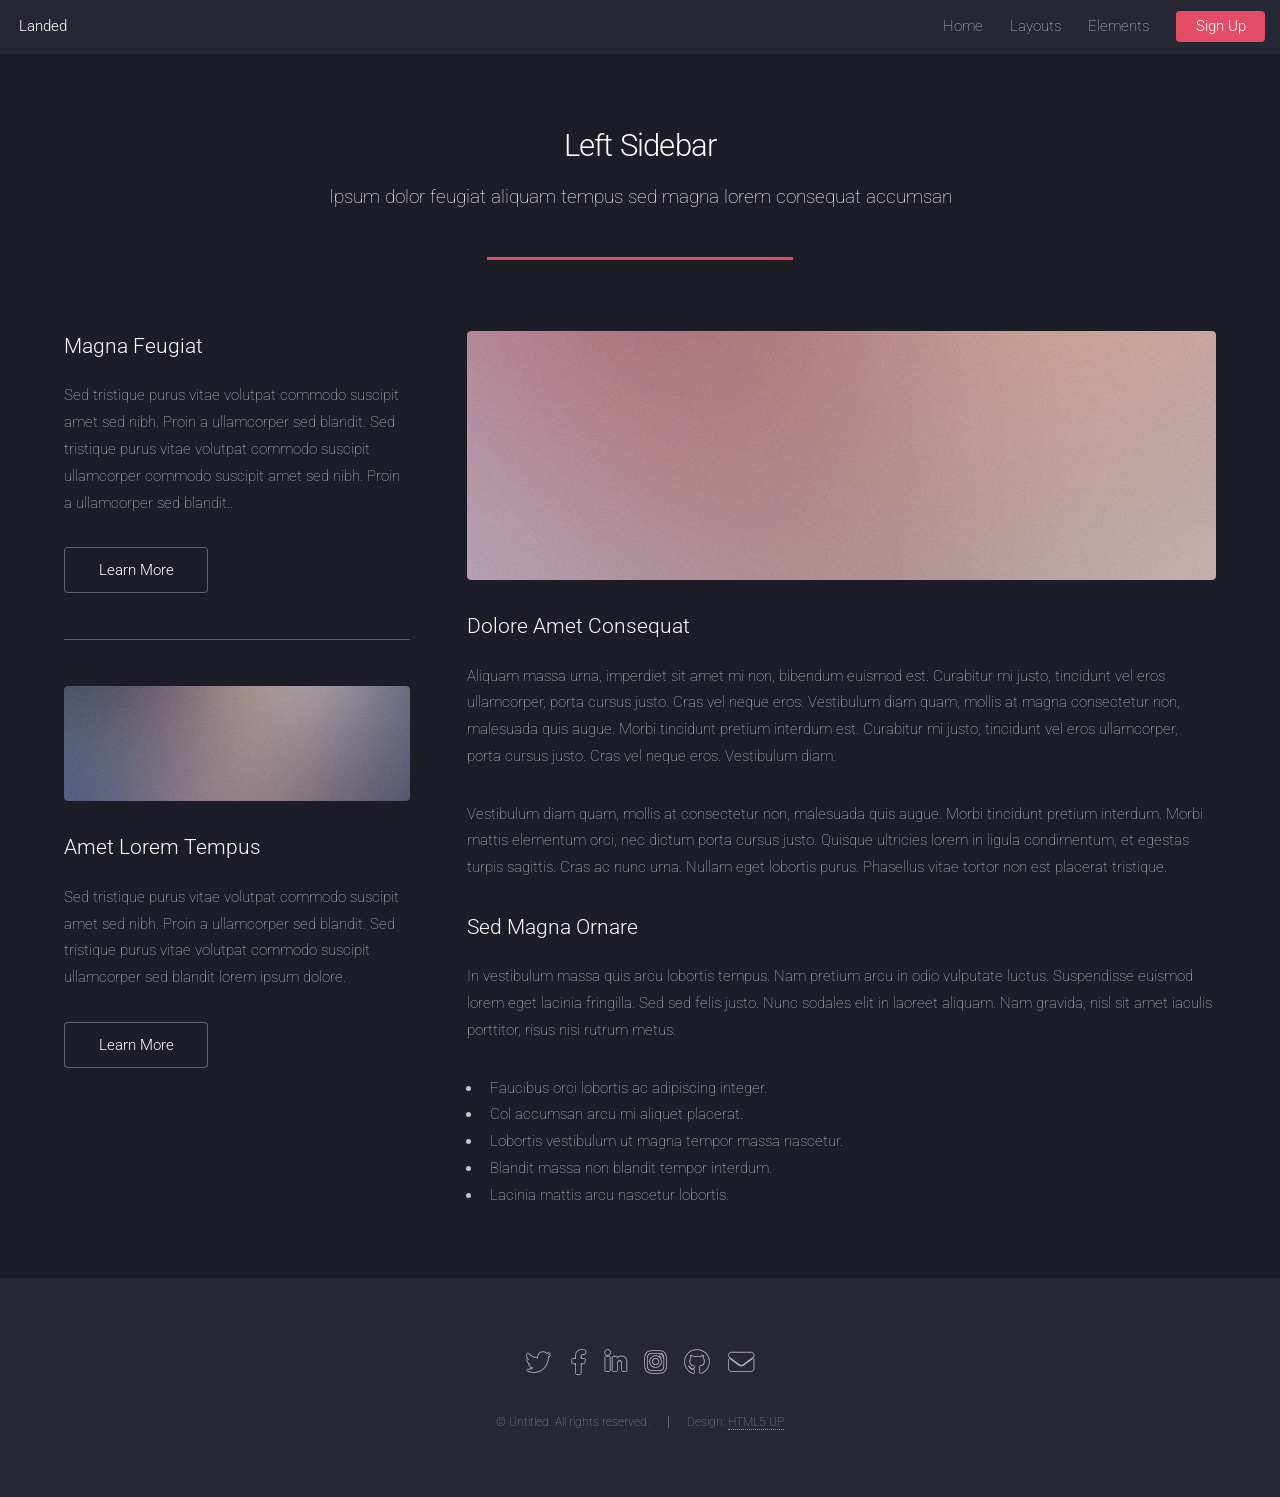
<file: left-sidebar.html>
<!DOCTYPE HTML>
<!--
	Landed by HTML5 UP
	html5up.net | @ajlkn
	Free for personal and commercial use under the CCA 3.0 license (html5up.net/license)
-->
<html>
	<head>
		<title>Left Sidebar - Landed by HTML5 UP</title>
		<meta charset="utf-8" />
		<meta name="viewport" content="width=device-width, initial-scale=1, user-scalable=no" />
		<link rel="stylesheet" href="assets/css/main.css" />
		<noscript><link rel="stylesheet" href="assets/css/noscript.css" /></noscript>
	</head>
	<body class="is-preload">
		<div id="page-wrapper">

			<!-- Header -->
				<header id="header">
					<h1 id="logo"><a href="index.html">Landed</a></h1>
					<nav id="nav">
						<ul>
							<li><a href="index.html">Home</a></li>
							<li>
								<a href="#">Layouts</a>
								<ul>
									<li><a href="left-sidebar.html">Left Sidebar</a></li>
									<li><a href="right-sidebar.html">Right Sidebar</a></li>
									<li><a href="no-sidebar.html">No Sidebar</a></li>
									<li>
										<a href="#">Submenu</a>
										<ul>
											<li><a href="#">Option 1</a></li>
											<li><a href="#">Option 2</a></li>
											<li><a href="#">Option 3</a></li>
											<li><a href="#">Option 4</a></li>
										</ul>
									</li>
								</ul>
							</li>
							<li><a href="elements.html">Elements</a></li>
							<li><a href="#" class="button primary">Sign Up</a></li>
						</ul>
					</nav>
				</header>

			<!-- Main -->
				<div id="main" class="wrapper style1">
					<div class="container">
						<header class="major">
							<h2>Left Sidebar</h2>
							<p>Ipsum dolor feugiat aliquam tempus sed magna lorem consequat accumsan</p>
						</header>
						<div class="row gtr-150">
							<div class="col-4 col-12-medium">

								<!-- Sidebar -->
									<section id="sidebar">
										<section>
											<h3>Magna Feugiat</h3>
											<p>Sed tristique purus vitae volutpat commodo suscipit amet sed nibh. Proin a ullamcorper sed blandit. Sed tristique purus vitae volutpat commodo suscipit ullamcorper commodo suscipit amet sed nibh. Proin a ullamcorper sed blandit..</p>
											<footer>
												<ul class="actions">
													<li><a href="#" class="button">Learn More</a></li>
												</ul>
											</footer>
										</section>
										<hr />
										<section>
											<a href="#" class="image fit"><img src="images/pic06.jpg" alt="" /></a>
											<h3>Amet Lorem Tempus</h3>
											<p>Sed tristique purus vitae volutpat commodo suscipit amet sed nibh. Proin a ullamcorper sed blandit. Sed tristique purus vitae volutpat commodo suscipit ullamcorper sed blandit lorem ipsum dolore.</p>
											<footer>
												<ul class="actions">
													<li><a href="#" class="button">Learn More</a></li>
												</ul>
											</footer>
										</section>
									</section>

							</div>
							<div class="col-8 col-12-medium imp-medium">

								<!-- Content -->
									<section id="content">
										<a href="#" class="image fit"><img src="images/pic05.jpg" alt="" /></a>
										<h3>Dolore Amet Consequat</h3>
										<p>Aliquam massa urna, imperdiet sit amet mi non, bibendum euismod est. Curabitur mi justo, tincidunt vel eros ullamcorper, porta cursus justo. Cras vel neque eros. Vestibulum diam quam, mollis at magna consectetur non, malesuada quis augue. Morbi tincidunt pretium interdum est. Curabitur mi justo, tincidunt vel eros ullamcorper, porta cursus justo. Cras vel neque eros. Vestibulum diam.</p>
										<p>Vestibulum diam quam, mollis at consectetur non, malesuada quis augue. Morbi tincidunt pretium interdum. Morbi mattis elementum orci, nec dictum porta cursus justo. Quisque ultricies lorem in ligula condimentum, et egestas turpis sagittis. Cras ac nunc urna. Nullam eget lobortis purus. Phasellus vitae tortor non est placerat tristique.</p>
										<h3>Sed Magna Ornare</h3>
										<p>In vestibulum massa quis arcu lobortis tempus. Nam pretium arcu in odio vulputate luctus. Suspendisse euismod lorem eget lacinia fringilla. Sed sed felis justo. Nunc sodales elit in laoreet aliquam. Nam gravida, nisl sit amet iaculis porttitor, risus nisi rutrum metus.</p>
										<ul>
											<li>Faucibus orci lobortis ac adipiscing integer.</li>
											<li>Col accumsan arcu mi aliquet placerat.</li>
											<li>Lobortis vestibulum ut magna tempor massa nascetur.</li>
											<li>Blandit massa non blandit tempor interdum.</li>
											<li>Lacinia mattis arcu nascetur lobortis.</li>
										</ul>
									</section>

							</div>
						</div>
					</div>
				</div>

			<!-- Footer -->
				<footer id="footer">
					<ul class="icons">
						<li><a href="#" class="icon brands alt fa-twitter"><span class="label">Twitter</span></a></li>
						<li><a href="#" class="icon brands alt fa-facebook-f"><span class="label">Facebook</span></a></li>
						<li><a href="#" class="icon brands alt fa-linkedin-in"><span class="label">LinkedIn</span></a></li>
						<li><a href="#" class="icon brands alt fa-instagram"><span class="label">Instagram</span></a></li>
						<li><a href="#" class="icon brands alt fa-github"><span class="label">GitHub</span></a></li>
						<li><a href="#" class="icon solid alt fa-envelope"><span class="label">Email</span></a></li>
					</ul>
					<ul class="copyright">
						<li>&copy; Untitled. All rights reserved.</li><li>Design: <a href="http://html5up.net">HTML5 UP</a></li>
					</ul>
				</footer>

		</div>

		<!-- Scripts -->
			<script src="assets/js/jquery.min.js"></script>
			<script src="assets/js/jquery.scrolly.min.js"></script>
			<script src="assets/js/jquery.dropotron.min.js"></script>
			<script src="assets/js/jquery.scrollex.min.js"></script>
			<script src="assets/js/browser.min.js"></script>
			<script src="assets/js/breakpoints.min.js"></script>
			<script src="assets/js/util.js"></script>
			<script src="assets/js/main.js"></script>

	</body>
</html>
</file>
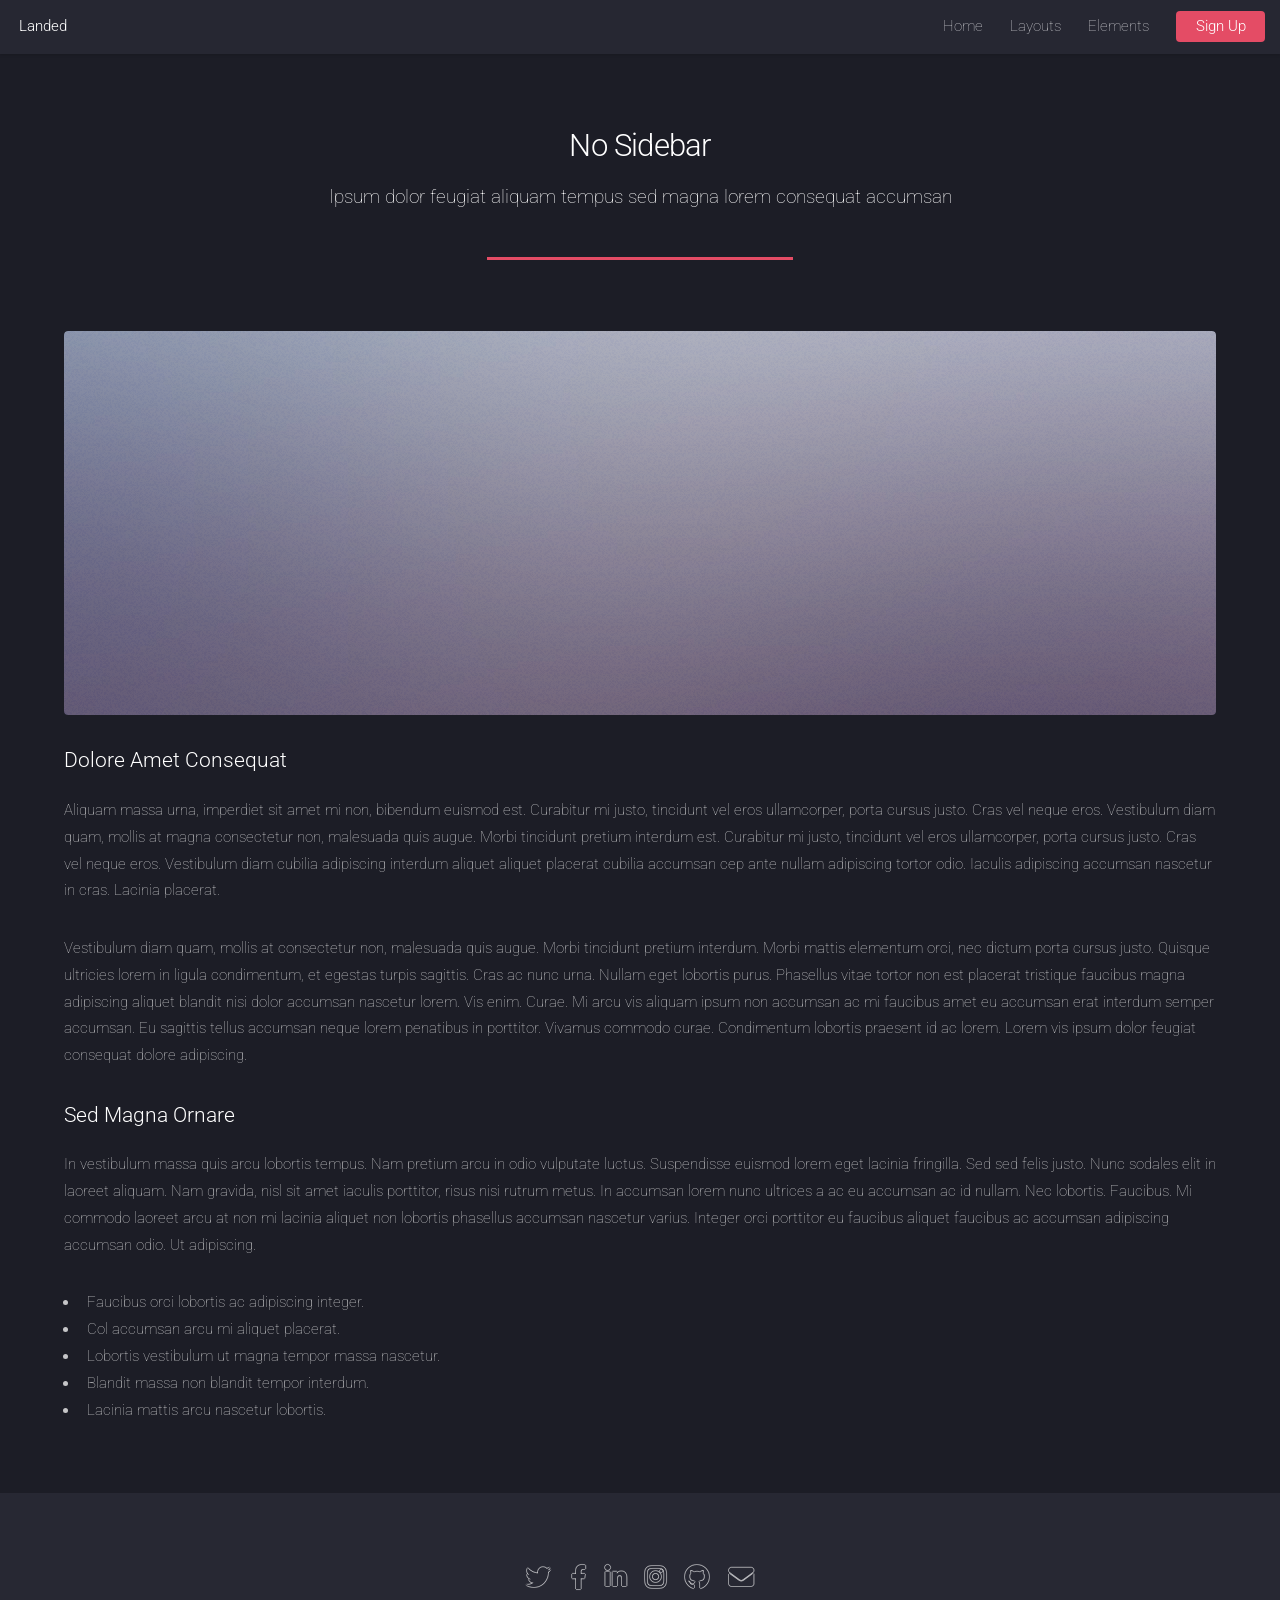
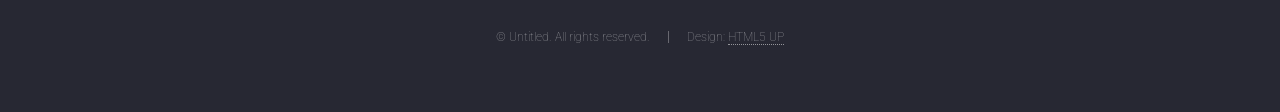
<file: no-sidebar.html>
<!DOCTYPE HTML>
<!--
	Landed by HTML5 UP
	html5up.net | @ajlkn
	Free for personal and commercial use under the CCA 3.0 license (html5up.net/license)
-->
<html>
	<head>
		<title>No Sidebar - Landed by HTML5 UP</title>
		<meta charset="utf-8" />
		<meta name="viewport" content="width=device-width, initial-scale=1, user-scalable=no" />
		<link rel="stylesheet" href="assets/css/main.css" />
		<noscript><link rel="stylesheet" href="assets/css/noscript.css" /></noscript>
	</head>
	<body class="is-preload">
		<div id="page-wrapper">

			<!-- Header -->
				<header id="header">
					<h1 id="logo"><a href="index.html">Landed</a></h1>
					<nav id="nav">
						<ul>
							<li><a href="index.html">Home</a></li>
							<li>
								<a href="#">Layouts</a>
								<ul>
									<li><a href="left-sidebar.html">Left Sidebar</a></li>
									<li><a href="right-sidebar.html">Right Sidebar</a></li>
									<li><a href="no-sidebar.html">No Sidebar</a></li>
									<li>
										<a href="#">Submenu</a>
										<ul>
											<li><a href="#">Option 1</a></li>
											<li><a href="#">Option 2</a></li>
											<li><a href="#">Option 3</a></li>
											<li><a href="#">Option 4</a></li>
										</ul>
									</li>
								</ul>
							</li>
							<li><a href="elements.html">Elements</a></li>
							<li><a href="#" class="button primary">Sign Up</a></li>
						</ul>
					</nav>
				</header>

			<!-- Main -->
				<div id="main" class="wrapper style1">
					<div class="container">
						<header class="major">
							<h2>No Sidebar</h2>
							<p>Ipsum dolor feugiat aliquam tempus sed magna lorem consequat accumsan</p>
						</header>

						<!-- Content -->
							<section id="content">
								<a href="#" class="image fit"><img src="images/pic07.jpg" alt="" /></a>
								<h3>Dolore Amet Consequat</h3>
								<p>Aliquam massa urna, imperdiet sit amet mi non, bibendum euismod est. Curabitur mi justo, tincidunt vel eros ullamcorper, porta cursus justo. Cras vel neque eros. Vestibulum diam quam, mollis at magna consectetur non, malesuada quis augue. Morbi tincidunt pretium interdum est. Curabitur mi justo, tincidunt vel eros ullamcorper, porta cursus justo. Cras vel neque eros. Vestibulum diam cubilia adipiscing interdum aliquet aliquet placerat cubilia accumsan cep ante nullam adipiscing tortor odio. Iaculis adipiscing accumsan nascetur in cras. Lacinia placerat.</p>
								<p>Vestibulum diam quam, mollis at consectetur non, malesuada quis augue. Morbi tincidunt pretium interdum. Morbi mattis elementum orci, nec dictum porta cursus justo. Quisque ultricies lorem in ligula condimentum, et egestas turpis sagittis. Cras ac nunc urna. Nullam eget lobortis purus. Phasellus vitae tortor non est placerat tristique faucibus magna adipiscing aliquet blandit nisi dolor accumsan nascetur lorem. Vis enim. Curae. Mi arcu vis aliquam ipsum non accumsan ac mi faucibus amet eu accumsan erat interdum semper accumsan. Eu sagittis tellus accumsan neque lorem penatibus in porttitor. Vivamus commodo curae. Condimentum lobortis praesent id ac lorem. Lorem vis ipsum dolor feugiat consequat dolore adipiscing.</p>
								<h3>Sed Magna Ornare</h3>
								<p>In vestibulum massa quis arcu lobortis tempus. Nam pretium arcu in odio vulputate luctus. Suspendisse euismod lorem eget lacinia fringilla. Sed sed felis justo. Nunc sodales elit in laoreet aliquam. Nam gravida, nisl sit amet iaculis porttitor, risus nisi rutrum metus. In accumsan lorem nunc ultrices a ac eu accumsan ac id nullam. Nec lobortis. Faucibus. Mi commodo laoreet arcu at non mi lacinia aliquet non lobortis phasellus accumsan nascetur varius. Integer orci porttitor eu faucibus aliquet faucibus ac accumsan adipiscing accumsan odio. Ut adipiscing.</p>
								<ul>
									<li>Faucibus orci lobortis ac adipiscing integer.</li>
									<li>Col accumsan arcu mi aliquet placerat.</li>
									<li>Lobortis vestibulum ut magna tempor massa nascetur.</li>
									<li>Blandit massa non blandit tempor interdum.</li>
									<li>Lacinia mattis arcu nascetur lobortis.</li>
								</ul>
							</section>

					</div>
				</div>

			<!-- Footer -->
				<footer id="footer">
					<ul class="icons">
						<li><a href="#" class="icon brands alt fa-twitter"><span class="label">Twitter</span></a></li>
						<li><a href="#" class="icon brands alt fa-facebook-f"><span class="label">Facebook</span></a></li>
						<li><a href="#" class="icon brands alt fa-linkedin-in"><span class="label">LinkedIn</span></a></li>
						<li><a href="#" class="icon brands alt fa-instagram"><span class="label">Instagram</span></a></li>
						<li><a href="#" class="icon brands alt fa-github"><span class="label">GitHub</span></a></li>
						<li><a href="#" class="icon solid alt fa-envelope"><span class="label">Email</span></a></li>
					</ul>
					<ul class="copyright">
						<li>&copy; Untitled. All rights reserved.</li><li>Design: <a href="http://html5up.net">HTML5 UP</a></li>
					</ul>
				</footer>

		</div>

		<!-- Scripts -->
			<script src="assets/js/jquery.min.js"></script>
			<script src="assets/js/jquery.scrolly.min.js"></script>
			<script src="assets/js/jquery.dropotron.min.js"></script>
			<script src="assets/js/jquery.scrollex.min.js"></script>
			<script src="assets/js/browser.min.js"></script>
			<script src="assets/js/breakpoints.min.js"></script>
			<script src="assets/js/util.js"></script>
			<script src="assets/js/main.js"></script>

	</body>
</html>
</file>
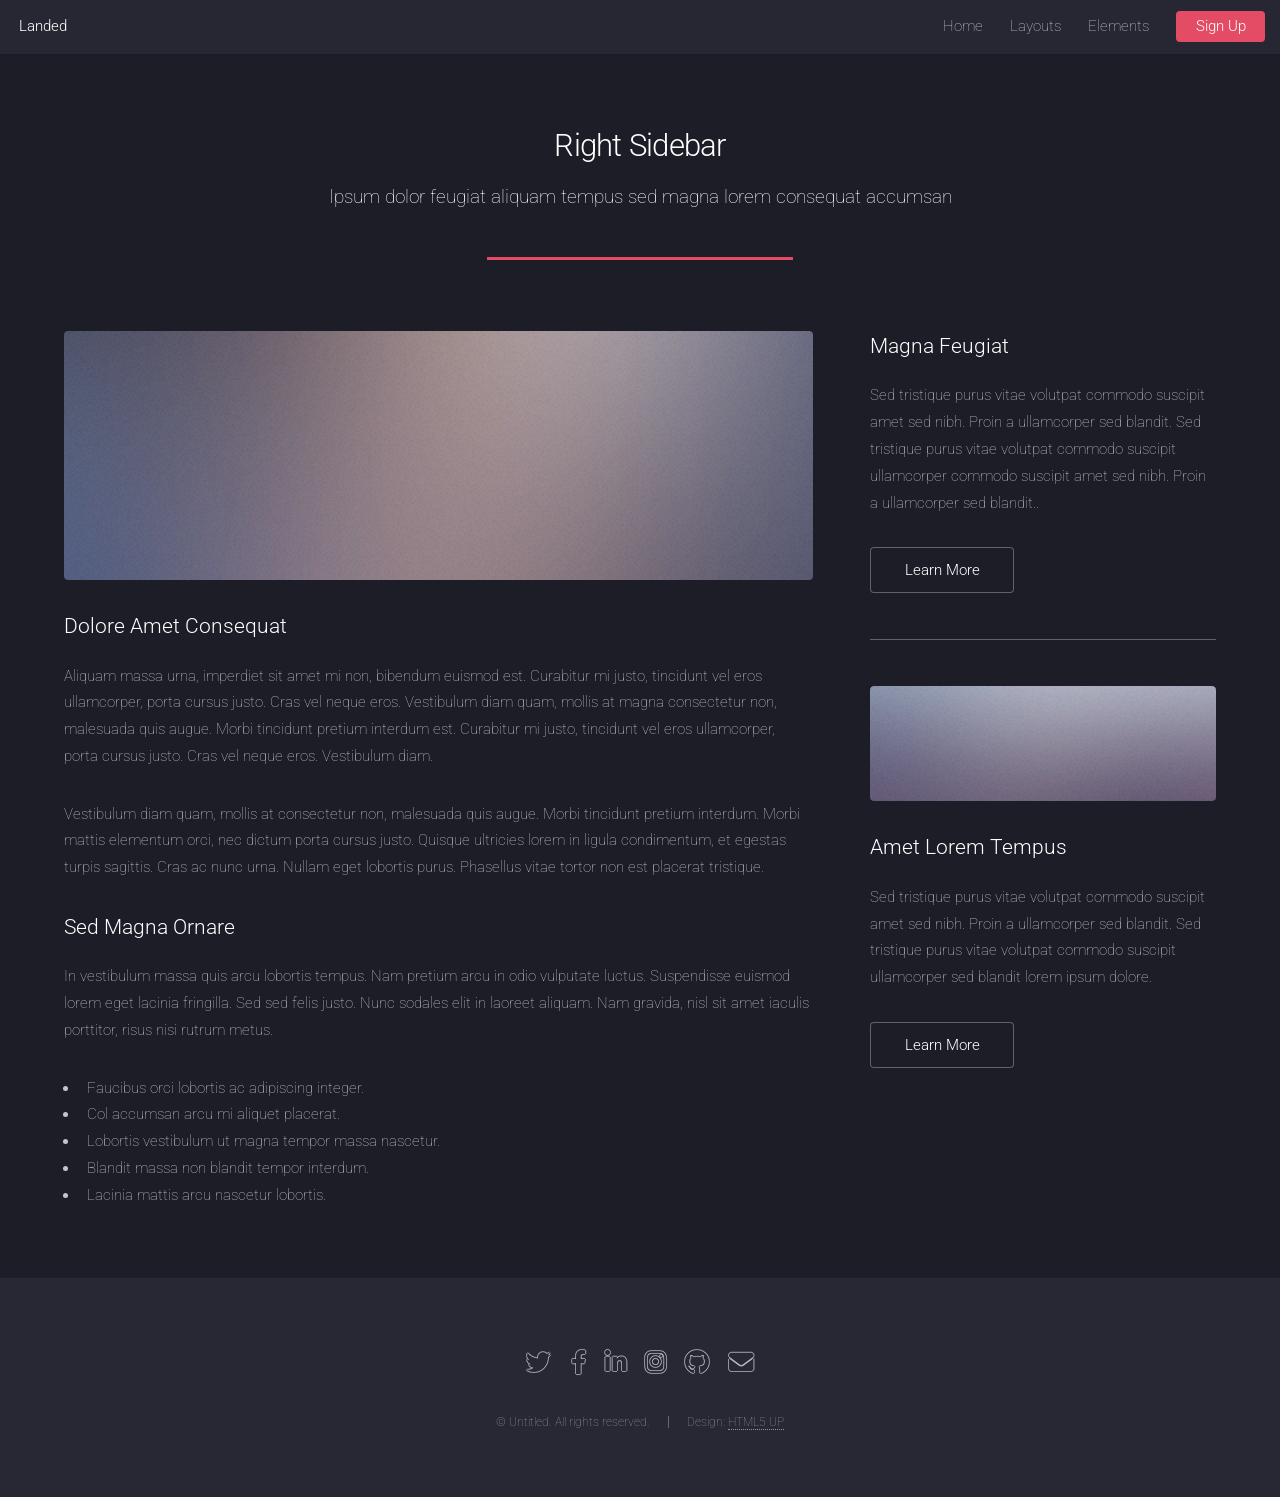
<file: right-sidebar.html>
<!DOCTYPE HTML>
<!--
	Landed by HTML5 UP
	html5up.net | @ajlkn
	Free for personal and commercial use under the CCA 3.0 license (html5up.net/license)
-->
<html>
	<head>
		<title>Right Sidebar - Landed by HTML5 UP</title>
		<meta charset="utf-8" />
		<meta name="viewport" content="width=device-width, initial-scale=1, user-scalable=no" />
		<link rel="stylesheet" href="assets/css/main.css" />
		<noscript><link rel="stylesheet" href="assets/css/noscript.css" /></noscript>
	</head>
	<body class="is-preload">
		<div id="page-wrapper">

			<!-- Header -->
				<header id="header">
					<h1 id="logo"><a href="index.html">Landed</a></h1>
					<nav id="nav">
						<ul>
							<li><a href="index.html">Home</a></li>
							<li>
								<a href="#">Layouts</a>
								<ul>
									<li><a href="left-sidebar.html">Left Sidebar</a></li>
									<li><a href="right-sidebar.html">Right Sidebar</a></li>
									<li><a href="no-sidebar.html">No Sidebar</a></li>
									<li>
										<a href="#">Submenu</a>
										<ul>
											<li><a href="#">Option 1</a></li>
											<li><a href="#">Option 2</a></li>
											<li><a href="#">Option 3</a></li>
											<li><a href="#">Option 4</a></li>
										</ul>
									</li>
								</ul>
							</li>
							<li><a href="elements.html">Elements</a></li>
							<li><a href="#" class="button primary">Sign Up</a></li>
						</ul>
					</nav>
				</header>

			<!-- Main -->
				<div id="main" class="wrapper style1">
					<div class="container">
						<header class="major">
							<h2>Right Sidebar</h2>
							<p>Ipsum dolor feugiat aliquam tempus sed magna lorem consequat accumsan</p>
						</header>
						<div class="row gtr-150">
							<div class="col-8 col-12-medium">

								<!-- Content -->
									<section id="content">
										<a href="#" class="image fit"><img src="images/pic06.jpg" alt="" /></a>
										<h3>Dolore Amet Consequat</h3>
										<p>Aliquam massa urna, imperdiet sit amet mi non, bibendum euismod est. Curabitur mi justo, tincidunt vel eros ullamcorper, porta cursus justo. Cras vel neque eros. Vestibulum diam quam, mollis at magna consectetur non, malesuada quis augue. Morbi tincidunt pretium interdum est. Curabitur mi justo, tincidunt vel eros ullamcorper, porta cursus justo. Cras vel neque eros. Vestibulum diam.</p>
										<p>Vestibulum diam quam, mollis at consectetur non, malesuada quis augue. Morbi tincidunt pretium interdum. Morbi mattis elementum orci, nec dictum porta cursus justo. Quisque ultricies lorem in ligula condimentum, et egestas turpis sagittis. Cras ac nunc urna. Nullam eget lobortis purus. Phasellus vitae tortor non est placerat tristique.</p>
										<h3>Sed Magna Ornare</h3>
										<p>In vestibulum massa quis arcu lobortis tempus. Nam pretium arcu in odio vulputate luctus. Suspendisse euismod lorem eget lacinia fringilla. Sed sed felis justo. Nunc sodales elit in laoreet aliquam. Nam gravida, nisl sit amet iaculis porttitor, risus nisi rutrum metus.</p>
										<ul>
											<li>Faucibus orci lobortis ac adipiscing integer.</li>
											<li>Col accumsan arcu mi aliquet placerat.</li>
											<li>Lobortis vestibulum ut magna tempor massa nascetur.</li>
											<li>Blandit massa non blandit tempor interdum.</li>
											<li>Lacinia mattis arcu nascetur lobortis.</li>
										</ul>
									</section>

							</div>
							<div class="col-4 col-12-medium">

								<!-- Sidebar -->
									<section id="sidebar">
										<section>
											<h3>Magna Feugiat</h3>
											<p>Sed tristique purus vitae volutpat commodo suscipit amet sed nibh. Proin a ullamcorper sed blandit. Sed tristique purus vitae volutpat commodo suscipit ullamcorper commodo suscipit amet sed nibh. Proin a ullamcorper sed blandit..</p>
											<footer>
												<ul class="actions">
													<li><a href="#" class="button">Learn More</a></li>
												</ul>
											</footer>
										</section>
										<hr />
										<section>
											<a href="#" class="image fit"><img src="images/pic07.jpg" alt="" /></a>
											<h3>Amet Lorem Tempus</h3>
											<p>Sed tristique purus vitae volutpat commodo suscipit amet sed nibh. Proin a ullamcorper sed blandit. Sed tristique purus vitae volutpat commodo suscipit ullamcorper sed blandit lorem ipsum dolore.</p>
											<footer>
												<ul class="actions">
													<li><a href="#" class="button">Learn More</a></li>
												</ul>
											</footer>
										</section>
									</section>

							</div>
						</div>
					</div>
				</div>

			<!-- Footer -->
				<footer id="footer">
					<ul class="icons">
						<li><a href="#" class="icon brands alt fa-twitter"><span class="label">Twitter</span></a></li>
						<li><a href="#" class="icon brands alt fa-facebook-f"><span class="label">Facebook</span></a></li>
						<li><a href="#" class="icon brands alt fa-linkedin-in"><span class="label">LinkedIn</span></a></li>
						<li><a href="#" class="icon brands alt fa-instagram"><span class="label">Instagram</span></a></li>
						<li><a href="#" class="icon brands alt fa-github"><span class="label">GitHub</span></a></li>
						<li><a href="#" class="icon solid alt fa-envelope"><span class="label">Email</span></a></li>
					</ul>
					<ul class="copyright">
						<li>&copy; Untitled. All rights reserved.</li><li>Design: <a href="http://html5up.net">HTML5 UP</a></li>
					</ul>
				</footer>

		</div>

		<!-- Scripts -->
			<script src="assets/js/jquery.min.js"></script>
			<script src="assets/js/jquery.scrolly.min.js"></script>
			<script src="assets/js/jquery.dropotron.min.js"></script>
			<script src="assets/js/jquery.scrollex.min.js"></script>
			<script src="assets/js/browser.min.js"></script>
			<script src="assets/js/breakpoints.min.js"></script>
			<script src="assets/js/util.js"></script>
			<script src="assets/js/main.js"></script>

	</body>
</html>
</file>
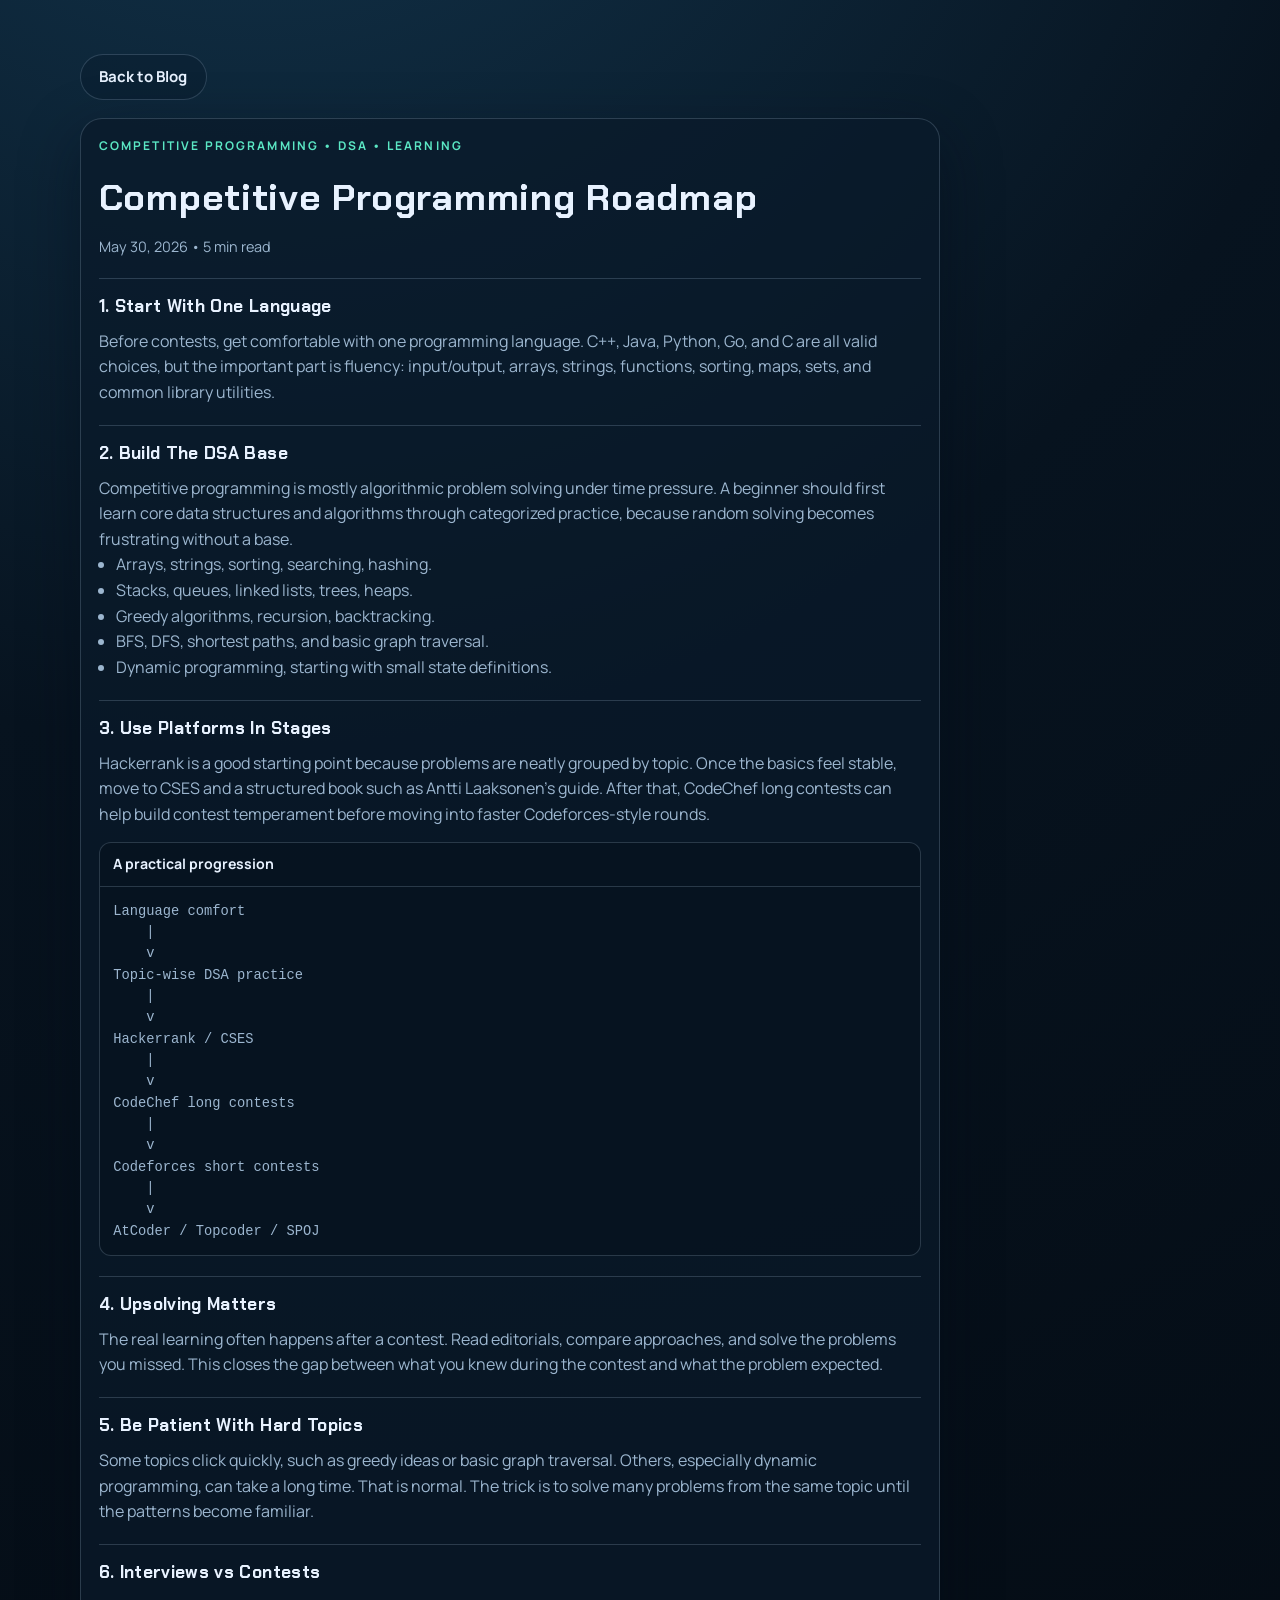
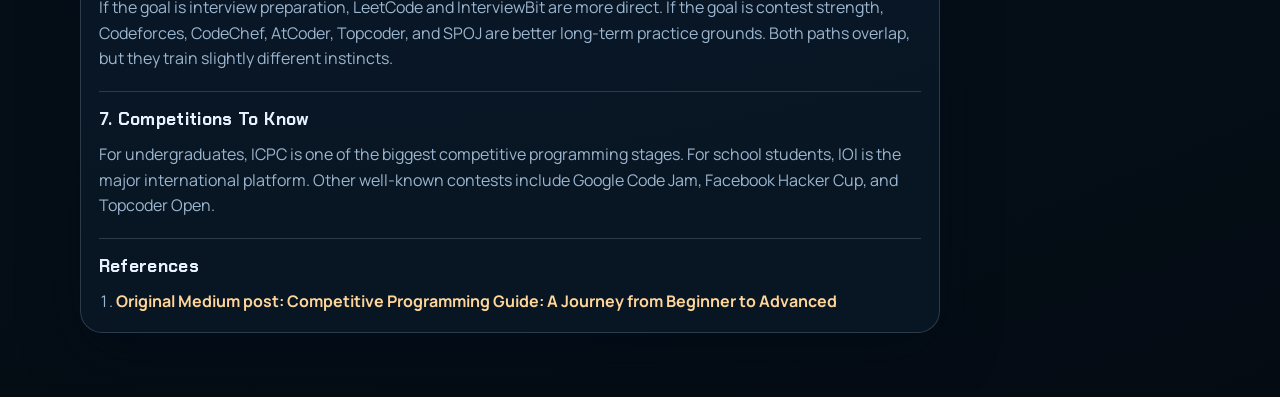
<file: posts/competitive-programming-roadmap.html>
<!DOCTYPE html>
<html lang="en">
<head>
  <meta charset="utf-8" />
  <meta name="viewport" content="width=device-width, initial-scale=1" />
  <title>Competitive Programming Roadmap | Soumya Banerjee</title>
  <link rel="preconnect" href="https://fonts.googleapis.com" />
  <link rel="preconnect" href="https://fonts.gstatic.com" crossorigin />
  <link href="https://fonts.googleapis.com/css2?family=Chakra+Petch:wght@400;500;600;700&family=Manrope:wght@400;500;600;700;800&display=swap" rel="stylesheet" />
  <link rel="stylesheet" href="../assets/css/portfolio.css" />
</head>
<body class="plain-page">
  <main class="resume-wrap">
    <div class="container">
      <a class="btn btn-ghost back-link" href="../blog.html">Back to Blog</a>
      <article class="resume-card reveal visible blog-post-page">
        <p class="eyebrow">Competitive Programming • DSA • Learning</p>
        <h1>Competitive Programming Roadmap</h1>
        <p class="muted">May 30, 2026 • 5 min read</p>

        <section class="resume-section">
          <h2>1. Start With One Language</h2>
          <p>Before contests, get comfortable with one programming language. C++, Java, Python, Go, and C are all valid choices, but the important part is fluency: input/output, arrays, strings, functions, sorting, maps, sets, and common library utilities.</p>
        </section>

        <section class="resume-section">
          <h2>2. Build The DSA Base</h2>
          <p>Competitive programming is mostly algorithmic problem solving under time pressure. A beginner should first learn core data structures and algorithms through categorized practice, because random solving becomes frustrating without a base.</p>
          <ul>
            <li>Arrays, strings, sorting, searching, hashing.</li>
            <li>Stacks, queues, linked lists, trees, heaps.</li>
            <li>Greedy algorithms, recursion, backtracking.</li>
            <li>BFS, DFS, shortest paths, and basic graph traversal.</li>
            <li>Dynamic programming, starting with small state definitions.</li>
          </ul>
        </section>

        <section class="resume-section">
          <h2>3. Use Platforms In Stages</h2>
          <p>Hackerrank is a good starting point because problems are neatly grouped by topic. Once the basics feel stable, move to CSES and a structured book such as Antti Laaksonen's guide. After that, CodeChef long contests can help build contest temperament before moving into faster Codeforces-style rounds.</p>
          <figure class="blog-figure">
            <figcaption>A practical progression</figcaption>
            <pre><code>Language comfort
    |
    v
Topic-wise DSA practice
    |
    v
Hackerrank / CSES
    |
    v
CodeChef long contests
    |
    v
Codeforces short contests
    |
    v
AtCoder / Topcoder / SPOJ</code></pre>
          </figure>
        </section>

        <section class="resume-section">
          <h2>4. Upsolving Matters</h2>
          <p>The real learning often happens after a contest. Read editorials, compare approaches, and solve the problems you missed. This closes the gap between what you knew during the contest and what the problem expected.</p>
        </section>

        <section class="resume-section">
          <h2>5. Be Patient With Hard Topics</h2>
          <p>Some topics click quickly, such as greedy ideas or basic graph traversal. Others, especially dynamic programming, can take a long time. That is normal. The trick is to solve many problems from the same topic until the patterns become familiar.</p>
        </section>

        <section class="resume-section">
          <h2>6. Interviews vs Contests</h2>
          <p>If the goal is interview preparation, LeetCode and InterviewBit are more direct. If the goal is contest strength, Codeforces, CodeChef, AtCoder, Topcoder, and SPOJ are better long-term practice grounds. Both paths overlap, but they train slightly different instincts.</p>
        </section>

        <section class="resume-section">
          <h2>7. Competitions To Know</h2>
          <p>For undergraduates, ICPC is one of the biggest competitive programming stages. For school students, IOI is the major international platform. Other well-known contests include Google Code Jam, Facebook Hacker Cup, and Topcoder Open.</p>
        </section>

        <section class="resume-section">
          <h2>References</h2>
          <ol class="blog-reference-list">
            <li><a href="https://medium.com/@soumya-banerjee98/competitive-programming-guide-a-journey-from-beginner-to-advanced-c03811bd368" target="_blank" rel="noopener noreferrer">Original Medium post: Competitive Programming Guide: A Journey from Beginner to Advanced</a></li>
          </ol>
        </section>
      </article>
    </div>
  </main>
</body>
</html>
</file>
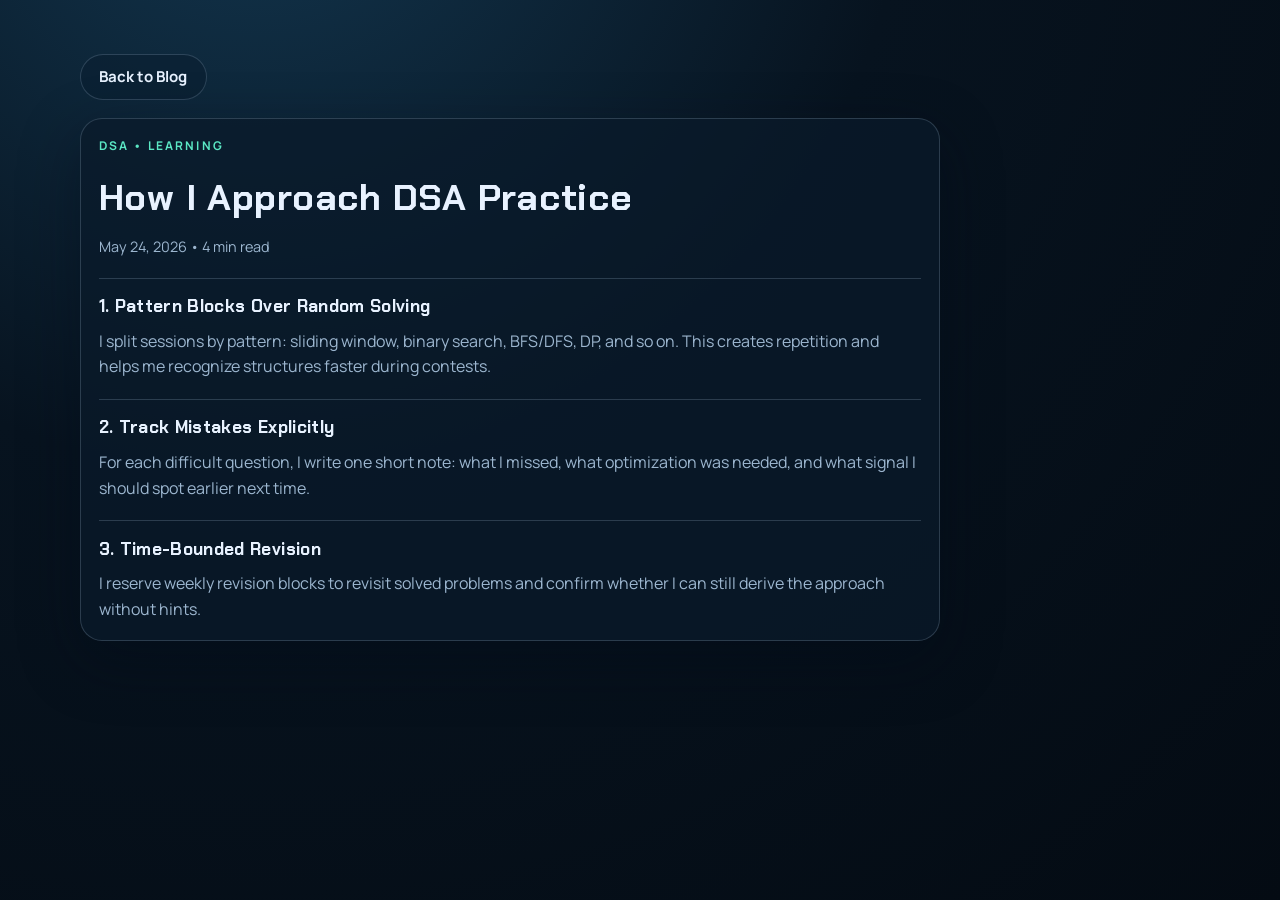
<file: posts/how-i-approach-dsa-practice.html>
<!DOCTYPE html>
<html lang="en">
<head>
  <meta charset="utf-8" />
  <meta name="viewport" content="width=device-width, initial-scale=1" />
  <title>How I Approach DSA Practice | Soumya Banerjee</title>
  <link rel="preconnect" href="https://fonts.googleapis.com" />
  <link rel="preconnect" href="https://fonts.gstatic.com" crossorigin />
  <link href="https://fonts.googleapis.com/css2?family=Chakra+Petch:wght@400;500;600;700&family=Manrope:wght@400;500;600;700;800&display=swap" rel="stylesheet" />
  <link rel="stylesheet" href="../assets/css/portfolio.css" />
</head>
<body class="plain-page">
  <main class="resume-wrap">
    <div class="container">
      <a class="btn btn-ghost back-link" href="../blog.html">Back to Blog</a>
      <article class="resume-card reveal visible blog-post-page">
        <p class="eyebrow">DSA • Learning</p>
        <h1>How I Approach DSA Practice</h1>
        <p class="muted">May 24, 2026 • 4 min read</p>

        <section class="resume-section">
          <h2>1. Pattern Blocks Over Random Solving</h2>
          <p>I split sessions by pattern: sliding window, binary search, BFS/DFS, DP, and so on. This creates repetition and helps me recognize structures faster during contests.</p>
        </section>

        <section class="resume-section">
          <h2>2. Track Mistakes Explicitly</h2>
          <p>For each difficult question, I write one short note: what I missed, what optimization was needed, and what signal I should spot earlier next time.</p>
        </section>

        <section class="resume-section">
          <h2>3. Time-Bounded Revision</h2>
          <p>I reserve weekly revision blocks to revisit solved problems and confirm whether I can still derive the approach without hints.</p>
        </section>
      </article>
    </div>
  </main>
</body>
</html>
</file>
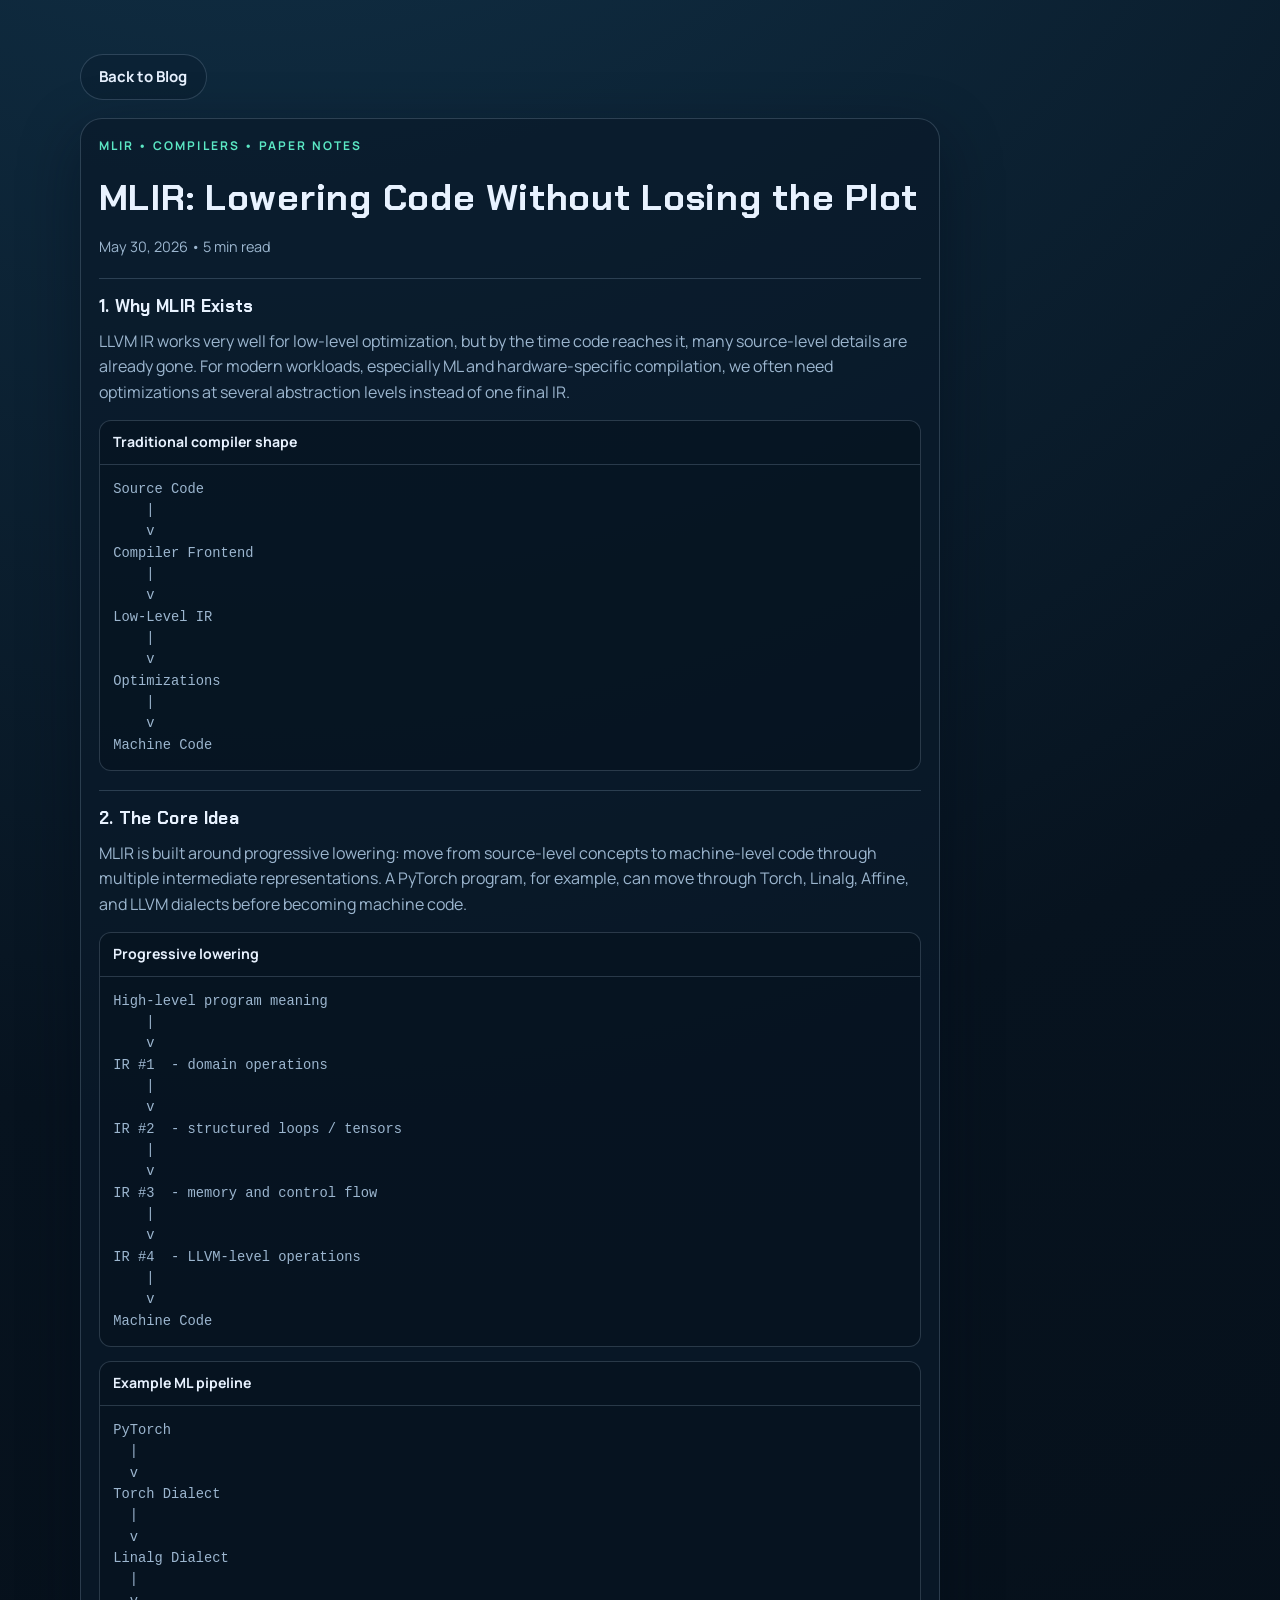
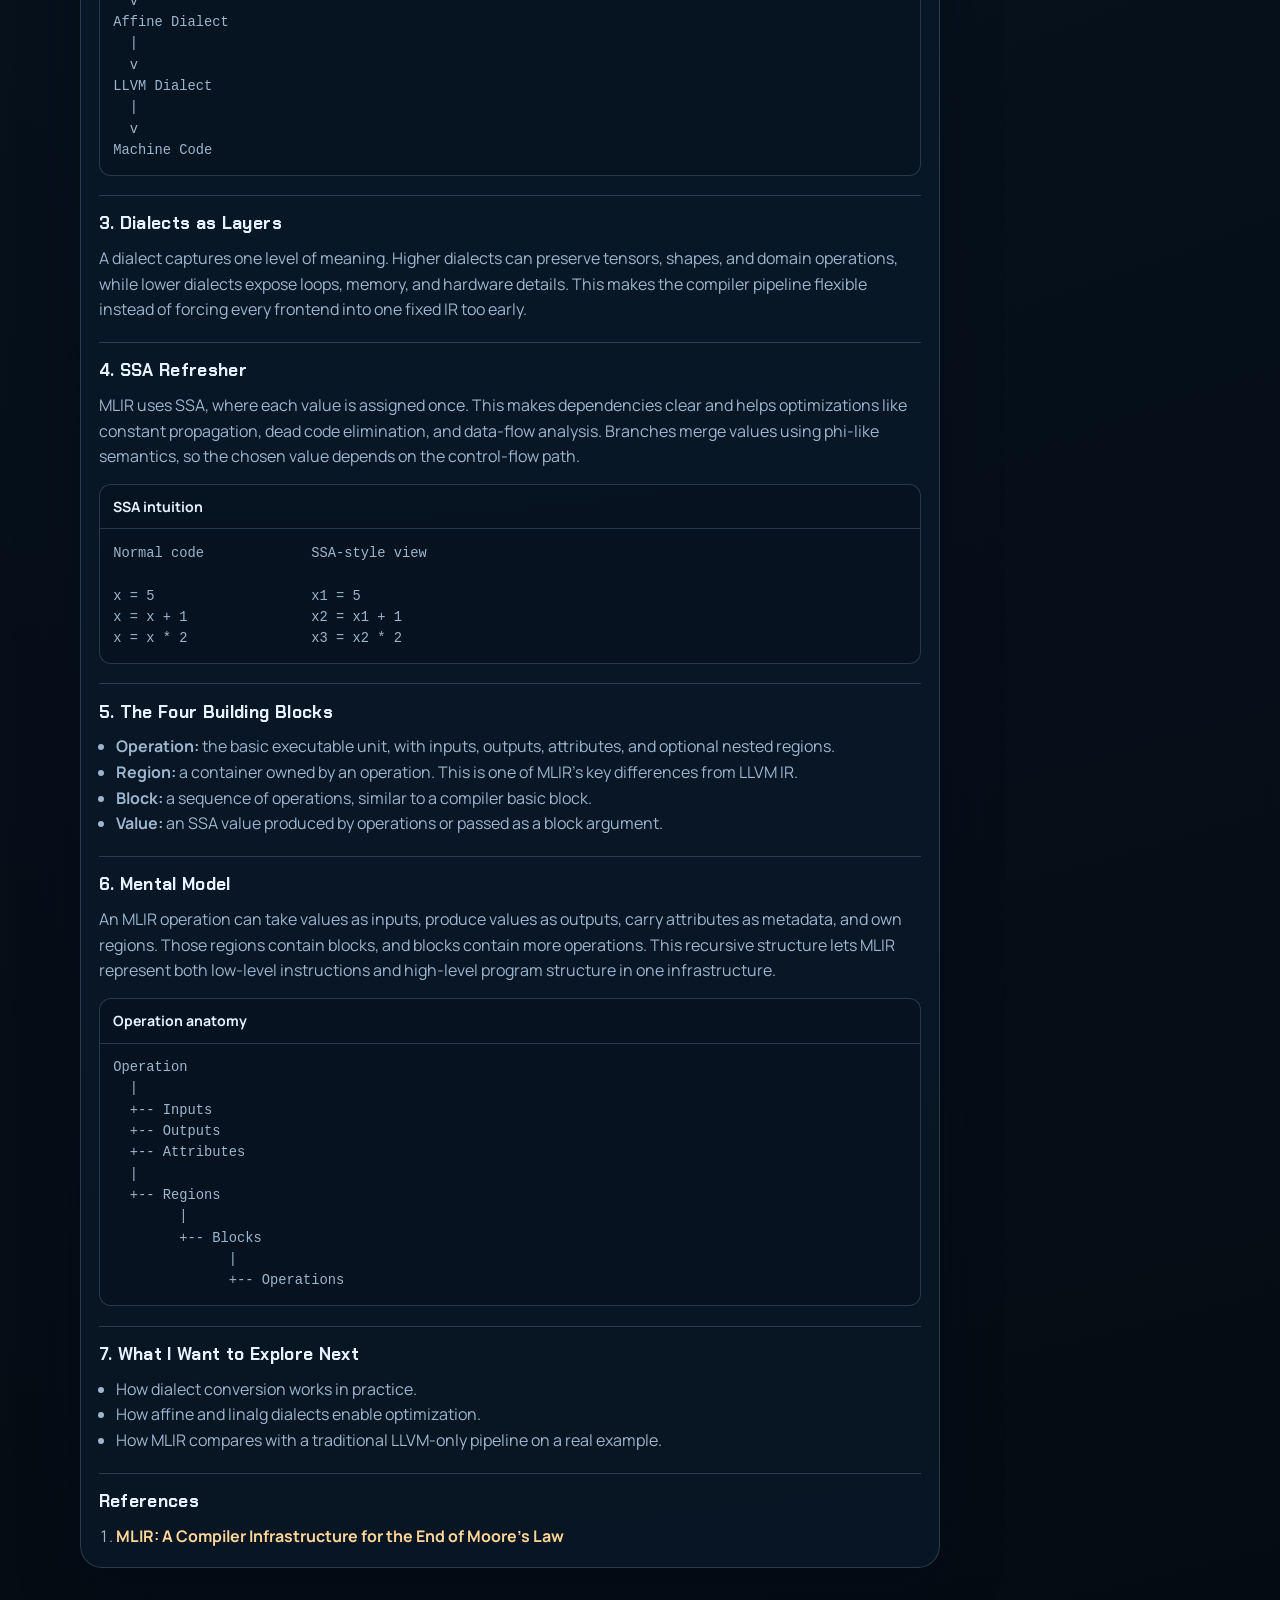
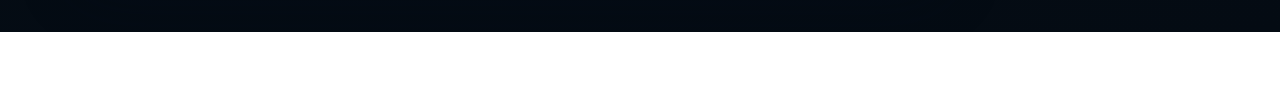
<file: posts/mlir-progressive-lowering-notes.html>
<!DOCTYPE html>
<html lang="en">
<head>
  <meta charset="utf-8" />
  <meta name="viewport" content="width=device-width, initial-scale=1" />
  <title>MLIR: Lowering Code Without Losing the Plot | Soumya Banerjee</title>
  <link rel="preconnect" href="https://fonts.googleapis.com" />
  <link rel="preconnect" href="https://fonts.gstatic.com" crossorigin />
  <link href="https://fonts.googleapis.com/css2?family=Chakra+Petch:wght@400;500;600;700&family=Manrope:wght@400;500;600;700;800&display=swap" rel="stylesheet" />
  <link rel="stylesheet" href="../assets/css/portfolio.css" />
</head>
<body class="plain-page">
  <main class="resume-wrap">
    <div class="container">
      <a class="btn btn-ghost back-link" href="../blog.html">Back to Blog</a>
      <article class="resume-card reveal visible blog-post-page">
        <p class="eyebrow">MLIR • Compilers • Paper Notes</p>
        <h1>MLIR: Lowering Code Without Losing the Plot</h1>
        <p class="muted">May 30, 2026 • 5 min read</p>

        <section class="resume-section">
          <h2>1. Why MLIR Exists</h2>
          <p>LLVM IR works very well for low-level optimization, but by the time code reaches it, many source-level details are already gone. For modern workloads, especially ML and hardware-specific compilation, we often need optimizations at several abstraction levels instead of one final IR.</p>
          <figure class="blog-figure">
            <figcaption>Traditional compiler shape</figcaption>
            <pre><code>Source Code
    |
    v
Compiler Frontend
    |
    v
Low-Level IR
    |
    v
Optimizations
    |
    v
Machine Code</code></pre>
          </figure>
        </section>

        <section class="resume-section">
          <h2>2. The Core Idea</h2>
          <p>MLIR is built around progressive lowering: move from source-level concepts to machine-level code through multiple intermediate representations. A PyTorch program, for example, can move through Torch, Linalg, Affine, and LLVM dialects before becoming machine code.</p>
          <figure class="blog-figure">
            <figcaption>Progressive lowering</figcaption>
            <pre><code>High-level program meaning
    |
    v
IR #1  - domain operations
    |
    v
IR #2  - structured loops / tensors
    |
    v
IR #3  - memory and control flow
    |
    v
IR #4  - LLVM-level operations
    |
    v
Machine Code</code></pre>
          </figure>
          <figure class="blog-figure">
            <figcaption>Example ML pipeline</figcaption>
            <pre><code>PyTorch
  |
  v
Torch Dialect
  |
  v
Linalg Dialect
  |
  v
Affine Dialect
  |
  v
LLVM Dialect
  |
  v
Machine Code</code></pre>
          </figure>
        </section>

        <section class="resume-section">
          <h2>3. Dialects as Layers</h2>
          <p>A dialect captures one level of meaning. Higher dialects can preserve tensors, shapes, and domain operations, while lower dialects expose loops, memory, and hardware details. This makes the compiler pipeline flexible instead of forcing every frontend into one fixed IR too early.</p>
        </section>

        <section class="resume-section">
          <h2>4. SSA Refresher</h2>
          <p>MLIR uses SSA, where each value is assigned once. This makes dependencies clear and helps optimizations like constant propagation, dead code elimination, and data-flow analysis. Branches merge values using phi-like semantics, so the chosen value depends on the control-flow path.</p>
          <figure class="blog-figure">
            <figcaption>SSA intuition</figcaption>
            <pre><code>Normal code             SSA-style view

x = 5                   x1 = 5
x = x + 1               x2 = x1 + 1
x = x * 2               x3 = x2 * 2</code></pre>
          </figure>
        </section>

        <section class="resume-section">
          <h2>5. The Four Building Blocks</h2>
          <ul>
            <li><strong>Operation:</strong> the basic executable unit, with inputs, outputs, attributes, and optional nested regions.</li>
            <li><strong>Region:</strong> a container owned by an operation. This is one of MLIR's key differences from LLVM IR.</li>
            <li><strong>Block:</strong> a sequence of operations, similar to a compiler basic block.</li>
            <li><strong>Value:</strong> an SSA value produced by operations or passed as a block argument.</li>
          </ul>
        </section>

        <section class="resume-section">
          <h2>6. Mental Model</h2>
          <p>An MLIR operation can take values as inputs, produce values as outputs, carry attributes as metadata, and own regions. Those regions contain blocks, and blocks contain more operations. This recursive structure lets MLIR represent both low-level instructions and high-level program structure in one infrastructure.</p>
          <figure class="blog-figure">
            <figcaption>Operation anatomy</figcaption>
            <pre><code>Operation
  |
  +-- Inputs
  +-- Outputs
  +-- Attributes
  |
  +-- Regions
        |
        +-- Blocks
              |
              +-- Operations</code></pre>
          </figure>
        </section>

        <section class="resume-section">
          <h2>7. What I Want to Explore Next</h2>
          <ul>
            <li>How dialect conversion works in practice.</li>
            <li>How affine and linalg dialects enable optimization.</li>
            <li>How MLIR compares with a traditional LLVM-only pipeline on a real example.</li>
          </ul>
        </section>

        <section class="resume-section">
          <h2>References</h2>
          <ol class="blog-reference-list">
            <li><a href="https://arxiv.org/abs/2002.11054" target="_blank" rel="noopener noreferrer">MLIR: A Compiler Infrastructure for the End of Moore's Law</a></li>
          </ol>
        </section>
      </article>
    </div>
  </main>
</body>
</html>
</file>
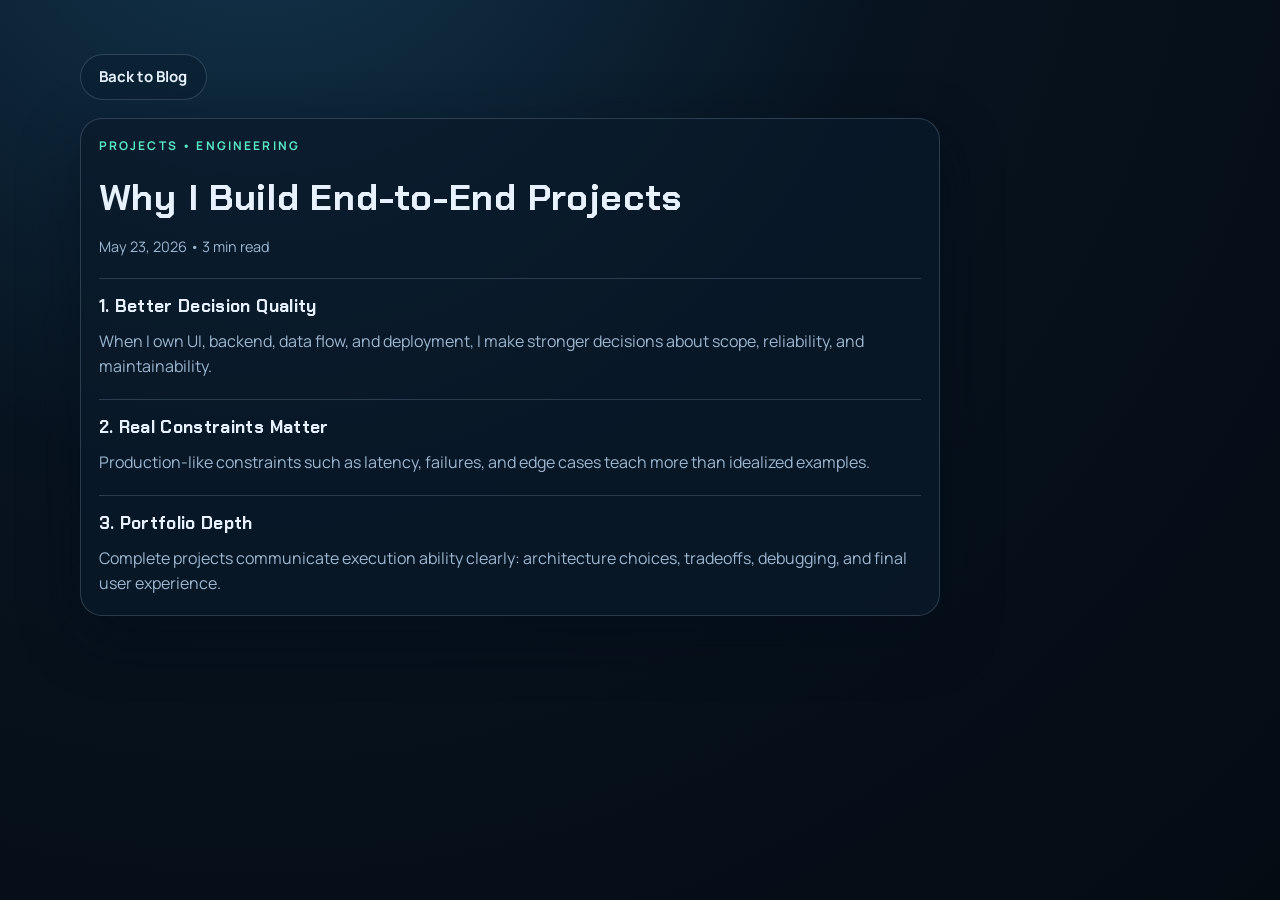
<file: posts/why-i-build-end-to-end-projects.html>
<!DOCTYPE html>
<html lang="en">
<head>
  <meta charset="utf-8" />
  <meta name="viewport" content="width=device-width, initial-scale=1" />
  <title>Why I Build End-to-End Projects | Soumya Banerjee</title>
  <link rel="preconnect" href="https://fonts.googleapis.com" />
  <link rel="preconnect" href="https://fonts.gstatic.com" crossorigin />
  <link href="https://fonts.googleapis.com/css2?family=Chakra+Petch:wght@400;500;600;700&family=Manrope:wght@400;500;600;700;800&display=swap" rel="stylesheet" />
  <link rel="stylesheet" href="../assets/css/portfolio.css" />
</head>
<body class="plain-page">
  <main class="resume-wrap">
    <div class="container">
      <a class="btn btn-ghost back-link" href="../blog.html">Back to Blog</a>
      <article class="resume-card reveal visible blog-post-page">
        <p class="eyebrow">Projects • Engineering</p>
        <h1>Why I Build End-to-End Projects</h1>
        <p class="muted">May 23, 2026 • 3 min read</p>

        <section class="resume-section">
          <h2>1. Better Decision Quality</h2>
          <p>When I own UI, backend, data flow, and deployment, I make stronger decisions about scope, reliability, and maintainability.</p>
        </section>

        <section class="resume-section">
          <h2>2. Real Constraints Matter</h2>
          <p>Production-like constraints such as latency, failures, and edge cases teach more than idealized examples.</p>
        </section>

        <section class="resume-section">
          <h2>3. Portfolio Depth</h2>
          <p>Complete projects communicate execution ability clearly: architecture choices, tradeoffs, debugging, and final user experience.</p>
        </section>
      </article>
    </div>
  </main>
</body>
</html>
</file>
<file: assets/css/portfolio.css>
:root {
  --bg: #07131f;
  --bg-soft: #10243a;
  --surface: rgba(10, 26, 43, 0.74);
  --surface-strong: rgba(13, 32, 54, 0.92);
  --text: #e8f2ff;
  --muted: #9cb6cf;
  --accent: #ffb84d;
  --accent-soft: #f06c9b;
  --line: rgba(199, 224, 252, 0.18);
  --success: #5be7c4;
  --radius: 22px;
  --shadow: 0 20px 60px rgba(3, 12, 24, 0.45);
}

* {
  box-sizing: border-box;
}

html {
  scroll-behavior: smooth;
}

body {
  margin: 0;
  font-family: "Manrope", "Segoe UI", sans-serif;
  color: var(--text);
  background: radial-gradient(circle at 20% -20%, #154a72 0%, var(--bg) 45%, #050d15 100%);
  min-height: 100vh;
  line-height: 1.6;
  overflow-x: hidden;
}

h1,
h2,
h3,
.brand {
  font-family: "Chakra Petch", "Trebuchet MS", sans-serif;
  letter-spacing: 0.02em;
}

a {
  color: var(--text);
  text-decoration: none;
}

img {
  display: block;
  width: 100%;
}

.container {
  width: min(1120px, 92vw);
  margin: 0 auto;
}

#cosmic-bg {
  position: fixed;
  inset: 0;
  z-index: -3;
  width: 100%;
  height: 100%;
}

.bg-glow {
  position: fixed;
  border-radius: 50%;
  filter: blur(26px);
  z-index: -2;
  opacity: 0.5;
}

.bg-glow-a {
  width: 36vw;
  height: 36vw;
  min-width: 260px;
  min-height: 260px;
  background: rgba(240, 108, 155, 0.45);
  left: -10vw;
  top: -7vw;
  animation: drift-a 12s ease-in-out infinite alternate;
}

.bg-glow-b {
  width: 30vw;
  height: 30vw;
  min-width: 220px;
  min-height: 220px;
  background: rgba(91, 231, 196, 0.35);
  right: -8vw;
  bottom: -10vw;
  animation: drift-b 11s ease-in-out infinite alternate;
}

@keyframes drift-a {
  from { transform: translate(0, 0) scale(1); }
  to { transform: translate(60px, 30px) scale(1.08); }
}

@keyframes drift-b {
  from { transform: translate(0, 0) scale(1); }
  to { transform: translate(-50px, -40px) scale(1.1); }
}

.site-header {
  position: sticky;
  top: 0;
  z-index: 30;
  backdrop-filter: blur(12px);
  background: rgba(5, 16, 28, 0.62);
  border-bottom: 1px solid var(--line);
}

.nav-wrap {
  display: flex;
  align-items: center;
  justify-content: space-between;
  padding: 0.85rem 0;
}

.brand {
  font-weight: 700;
  font-size: 1.3rem;
}

.brand span {
  color: var(--accent);
}

.menu-toggle {
  display: none;
  background: transparent;
  color: var(--text);
  border: 1px solid var(--line);
  border-radius: 999px;
  padding: 0.42rem 0.9rem;
}

.site-nav {
  display: flex;
  gap: 1.25rem;
  align-items: center;
}

.site-nav a {
  color: var(--muted);
  font-size: 0.95rem;
}

.site-nav a:hover,
.site-nav a:focus-visible {
  color: var(--text);
}

.hero {
  padding: 6.5rem 0 4.5rem;
}

.hero-grid {
  display: grid;
  grid-template-columns: 1.25fr 0.95fr;
  gap: 2rem;
  align-items: center;
}

.eyebrow {
  text-transform: uppercase;
  letter-spacing: 0.18em;
  font-size: 0.75rem;
  color: var(--success);
  margin: 0 0 0.8rem;
  font-weight: 700;
}

.hero h1 {
  font-size: clamp(2rem, 5vw, 3.5rem);
  line-height: 1.1;
  margin: 0 0 1rem;
}

.lead {
  color: var(--muted);
  font-size: 1.05rem;
  margin: 0 0 1.6rem;
}

.hero-actions {
  display: flex;
  gap: 0.8rem;
  flex-wrap: wrap;
  margin-bottom: 1.4rem;
}

.btn {
  display: inline-flex;
  align-items: center;
  justify-content: center;
  border-radius: 999px;
  padding: 0.62rem 1.15rem;
  border: 1px solid transparent;
  font-weight: 700;
  font-size: 0.94rem;
  transition: transform 0.25s ease, box-shadow 0.25s ease, border-color 0.25s ease;
}

.btn:hover {
  transform: translateY(-2px);
}

.btn-primary {
  background: linear-gradient(120deg, var(--accent), #ff7f57);
  color: #1c1408;
  box-shadow: 0 10px 24px rgba(255, 184, 77, 0.32);
}

.btn-ghost {
  background: rgba(11, 32, 51, 0.7);
  border-color: var(--line);
  color: var(--text);
}

.quick-meta {
  list-style: none;
  padding: 0;
  margin: 0;
  display: grid;
  gap: 0.5rem;
  color: var(--muted);
  font-size: 0.95rem;
}

.quick-meta strong {
  color: var(--text);
}

.hero-card {
  background: var(--surface);
  border: 1px solid var(--line);
  border-radius: var(--radius);
  overflow: hidden;
  box-shadow: var(--shadow);
}

.hero-card img {
  height: 260px;
  object-fit: cover;
}

.hero-card-content {
  padding: 1.1rem 1.2rem 1.3rem;
}

.hero-card h2 {
  margin: 0 0 0.6rem;
  font-size: 1.2rem;
}

.hero-card ul {
  margin: 0;
  padding-left: 1rem;
  color: var(--muted);
}

.section {
  padding: 4rem 0;
}

.section-heading h2 {
  margin: 0.1rem 0 1.2rem;
  font-size: clamp(1.5rem, 3vw, 2.4rem);
}

.split-card,
.contact-panel {
  background: var(--surface);
  border: 1px solid var(--line);
  border-radius: var(--radius);
  padding: 1.35rem;
  box-shadow: var(--shadow);
}

.split-card p {
  margin: 0;
  color: var(--muted);
}

.chip-list {
  margin-top: 1rem;
  display: flex;
  flex-wrap: wrap;
  gap: 0.55rem;
}

.chip-list span {
  background: rgba(91, 231, 196, 0.12);
  border: 1px solid rgba(91, 231, 196, 0.4);
  color: #c7fff1;
  border-radius: 999px;
  padding: 0.35rem 0.7rem;
  font-size: 0.84rem;
}

.timeline {
  position: relative;
  display: grid;
  gap: 1rem;
}

.timeline::before {
  content: "";
  position: absolute;
  left: 10px;
  top: 6px;
  bottom: 6px;
  width: 2px;
  background: rgba(255, 184, 77, 0.55);
}

.timeline-item {
  position: relative;
  margin-left: 1.4rem;
  background: var(--surface);
  border: 1px solid var(--line);
  border-radius: 16px;
  padding: 1rem 1rem 1rem 1.2rem;
}

.timeline-item::before {
  content: "";
  position: absolute;
  left: -1.05rem;
  top: 1rem;
  width: 10px;
  height: 10px;
  border-radius: 50%;
  background: var(--accent);
  box-shadow: 0 0 0 5px rgba(255, 184, 77, 0.2);
}

.timeline-item h3 {
  margin: 0;
  font-size: 1.12rem;
}

.muted {
  color: var(--muted);
  font-size: 0.9rem;
  margin: 0.35rem 0 0.65rem;
}

.card-grid {
  display: grid;
  gap: 1rem;
}

.three-col {
  grid-template-columns: repeat(3, minmax(0, 1fr));
}

.four-col {
  grid-template-columns: repeat(4, minmax(0, 1fr));
}

.info-card {
  background: var(--surface);
  border: 1px solid var(--line);
  border-radius: 16px;
  padding: 1rem;
  box-shadow: var(--shadow);
}

.info-card h3 {
  margin: 0 0 0.5rem;
  font-size: 1.02rem;
}

.info-card p {
  margin: 0;
  color: var(--muted);
  font-size: 0.95rem;
}

.publication-card {
  display: grid;
  gap: 0.7rem;
}

.publication-card p {
  margin: 0;
  color: var(--muted);
  font-size: 0.95rem;
}

.publication-links {
  display: flex;
  flex-wrap: wrap;
  gap: 0.55rem;
  align-items: center;
}

.publication-links a {
  border-radius: 999px;
  border: 1px solid var(--line);
  background: rgba(8, 25, 42, 0.78);
  padding: 0.32rem 0.68rem;
  font-size: 0.82rem;
  font-weight: 700;
}

.publication-links span {
  color: var(--text);
  font-size: 0.9rem;
  font-weight: 800;
}

.publication-links a:hover {
  border-color: rgba(255, 184, 77, 0.45);
}

.publication-card .publication-authors,
.publication-card .publication-link-text {
  color: var(--text);
}

.section-note {
  margin: 0 0 0.9rem;
  color: var(--muted);
}

.photo-grid {
  display: grid;
  grid-template-columns: repeat(4, minmax(0, 1fr));
  gap: 0.9rem;
}

.photo-grid figure {
  margin: 0;
  border-radius: 14px;
  overflow: hidden;
  background: var(--surface-strong);
  border: 1px solid var(--line);
}

.photo-grid img {
  height: 185px;
  object-fit: cover;
}

.photo-grid figcaption {
  padding: 0.6rem 0.75rem;
  color: var(--muted);
  font-size: 0.9rem;
}

.contact-panel {
  display: grid;
  grid-template-columns: 1.1fr 0.9fr;
  gap: 1rem;
}

.contact-panel p {
  margin: 0 0 0.65rem;
  color: var(--muted);
}

.contact-panel strong {
  color: var(--text);
}

.social-links {
  display: grid;
  gap: 0.55rem;
}

.social-links a {
  display: block;
  border: 1px solid var(--line);
  background: rgba(8, 25, 42, 0.78);
  border-radius: 12px;
  padding: 0.58rem 0.75rem;
  color: var(--text);
}

.social-links a:hover {
  border-color: rgba(255, 184, 77, 0.45);
}

.site-footer {
  border-top: 1px solid var(--line);
  padding: 1.4rem 0 1.8rem;
  color: var(--muted);
  text-align: center;
}

.reveal {
  opacity: 0;
  transform: translateY(22px);
  transition: opacity 0.6s ease, transform 0.6s ease;
}

.reveal.visible {
  opacity: 1;
  transform: translateY(0);
}

@media (max-width: 1000px) {
  .hero-grid,
  .contact-panel {
    grid-template-columns: 1fr;
  }

  .three-col {
    grid-template-columns: repeat(2, minmax(0, 1fr));
  }

  .four-col,
  .photo-grid {
    grid-template-columns: repeat(2, minmax(0, 1fr));
  }
}

@media (max-width: 760px) {
  .menu-toggle {
    display: inline-flex;
  }

  .site-nav {
    position: absolute;
    right: 4vw;
    top: 64px;
    background: rgba(5, 16, 28, 0.96);
    border: 1px solid var(--line);
    border-radius: 12px;
    padding: 0.8rem;
    display: none;
    flex-direction: column;
    align-items: flex-start;
    min-width: 165px;
  }

  .site-nav.open {
    display: flex;
  }

  .hero {
    padding-top: 5.2rem;
  }

  .section {
    padding: 3.2rem 0;
  }
}

@media (max-width: 560px) {
  .three-col,
  .four-col,
  .photo-grid {
    grid-template-columns: 1fr;
  }

  .hero h1 {
    font-size: 1.9rem;
  }

  .btn {
    width: 100%;
  }
}

.plain-page {
  background: radial-gradient(circle at 20% -20%, #133750 0%, #07131f 44%, #040b13 100%);
}

.blog-wrap,
.resume-wrap {
  padding: 3.4rem 0 4rem;
}

.blog-header h1 {
  margin: 0.1rem 0 0.7rem;
  font-size: clamp(2rem, 4.8vw, 3rem);
}

.back-link {
  margin-bottom: 1.1rem;
}

.blog-controls {
  display: grid;
  grid-template-columns: 1fr 240px;
  gap: 1rem;
  margin-bottom: 1rem;
}

.control-box {
  display: flex;
  flex-direction: column;
  gap: 0.35rem;
}

.control-box label,
.blog-form-card label {
  color: var(--muted);
  font-weight: 600;
  font-size: 0.88rem;
}

.control-box input,
.control-box select,
.blog-form-card input,
.blog-form-card textarea {
  width: 100%;
  border-radius: 12px;
  border: 1px solid var(--line);
  background: rgba(8, 24, 40, 0.9);
  color: var(--text);
  padding: 0.62rem 0.76rem;
  font: inherit;
}

.blog-layout {
  display: grid;
  grid-template-columns: minmax(270px, 360px) 1fr;
  gap: 1rem;
  align-items: start;
}

.blog-form-card,
.blog-posts-card,
.resume-card {
  background: var(--surface);
  border: 1px solid var(--line);
  border-radius: var(--radius);
  padding: 1.1rem;
  box-shadow: var(--shadow);
}

.blog-form-card h2,
.blog-posts-card h2 {
  margin: 0 0 0.8rem;
  font-size: 1.15rem;
}

#post-form {
  display: grid;
  gap: 0.65rem;
}

.blog-list-head {
  display: flex;
  justify-content: space-between;
  align-items: baseline;
  border-bottom: 1px solid var(--line);
  padding-bottom: 0.6rem;
}

.blog-list-head p {
  margin: 0;
  color: var(--muted);
  font-size: 0.88rem;
}

.posts-list {
  margin-top: 0.9rem;
  display: grid;
  gap: 0.85rem;
}

.post-item {
  border: 1px solid var(--line);
  border-radius: 14px;
  padding: 0.8rem;
  background: rgba(9, 27, 45, 0.82);
}

.post-head {
  display: flex;
  justify-content: space-between;
  align-items: flex-start;
  gap: 0.7rem;
}

.post-head h3 {
  margin: 0;
  font-size: 1.03rem;
}

.post-delete {
  border: 1px solid rgba(240, 108, 155, 0.45);
  background: rgba(240, 108, 155, 0.12);
  color: #ffc6dc;
  border-radius: 999px;
  font-size: 0.78rem;
  padding: 0.28rem 0.63rem;
  cursor: pointer;
}

.post-meta {
  color: var(--muted);
  margin: 0.42rem 0;
  font-size: 0.83rem;
}

.post-excerpt,
.post-content {
  color: #d6e7f7;
  margin: 0.3rem 0;
}

.post-content {
  color: var(--muted);
  font-size: 0.94rem;
}

.post-tags {
  display: flex;
  flex-wrap: wrap;
  gap: 0.42rem;
  margin-top: 0.6rem;
}

.post-tags span {
  border-radius: 999px;
  font-size: 0.76rem;
  color: #ffe5b6;
  border: 1px solid rgba(255, 184, 77, 0.4);
  background: rgba(255, 184, 77, 0.16);
  padding: 0.22rem 0.55rem;
}

.empty-state {
  margin: 0;
  color: var(--muted);
}

.resume-card {
  max-width: 860px;
}

.resume-header h1 {
  margin: 0;
  font-size: clamp(1.8rem, 3.6vw, 2.4rem);
}

.resume-header p {
  margin: 0.28rem 0;
  color: var(--muted);
}

.resume-contact {
  margin-top: 1rem;
  padding-top: 1rem;
  border-top: 1px solid var(--line);
  display: grid;
  grid-template-columns: repeat(2, minmax(0, 1fr));
  gap: 0.4rem 1rem;
}

.resume-contact p {
  margin: 0;
  color: var(--muted);
}

.resume-section {
  margin-top: 1.2rem;
  padding-top: 0.9rem;
  border-top: 1px solid var(--line);
}

.resume-section h2 {
  margin: 0 0 0.5rem;
  font-size: 1.08rem;
}

.resume-section p {
  margin: 0;
  color: var(--muted);
}

.resume-section ul {
  margin: 0;
  padding-left: 1.1rem;
  color: var(--muted);
}

@media (max-width: 900px) {
  .blog-layout {
    grid-template-columns: 1fr;
  }

  .blog-controls {
    grid-template-columns: 1fr;
  }

  .resume-contact {
    grid-template-columns: 1fr;
  }
}

.blog-guide-card {
  background: var(--surface);
  border: 1px solid var(--line);
  border-radius: var(--radius);
  padding: 1.1rem;
  box-shadow: var(--shadow);
}

.blog-guide-card h2 {
  margin: 0 0 0.8rem;
  font-size: 1.15rem;
}

.blog-guide-card p {
  margin: 0 0 0.75rem;
  color: #d6e7f7;
}

.blog-guide-card p:last-child {
  margin-bottom: 0;
}

.post-title-link {
  color: var(--text);
}

.post-title-link:hover,
.post-open-link:hover {
  color: var(--accent);
}

.post-open-link {
  display: inline-block;
  margin-top: 0.55rem;
  color: #ffd598;
  font-weight: 700;
  font-size: 0.9rem;
}

.blog-post-page h1 {
  margin: 0.25rem 0 0.5rem;
  font-size: clamp(1.7rem, 3vw, 2.3rem);
}

.blog-figure {
  margin: 0.9rem 0 0;
  border: 1px solid var(--line);
  border-radius: 12px;
  background: rgba(5, 16, 28, 0.46);
  overflow: hidden;
}

.blog-figure figcaption {
  margin: 0;
  padding: 0.65rem 0.85rem;
  border-bottom: 1px solid var(--line);
  color: var(--text);
  font-weight: 700;
  font-size: 0.88rem;
}

.blog-figure pre {
  margin: 0;
  padding: 0.85rem;
  overflow-x: auto;
  color: var(--muted);
  font: 0.86rem/1.55 "SFMono-Regular", Consolas, "Liberation Mono", monospace;
  white-space: pre;
}

.blog-reference-list {
  margin: 0;
  padding-left: 1.1rem;
  color: var(--muted);
}

.blog-reference-list a {
  color: #ffd598;
  font-weight: 700;
}
</file>
<file: assets/css/noscript.css>
/*
	Landed by HTML5 UP
	html5up.net | @ajlkn
	Free for personal and commercial use under the CCA 3.0 license (html5up.net/license)
*/

/* Loader */

	body.landing.is-preload:before {
		display: none;
	}

	body.landing.is-preload:after {
		display: none;
	}
</file>
<file: assets/css/main.css>
@import url("fontawesome-all.min.css");
@import url("https://fonts.googleapis.com/css?family=Roboto:100,300,100italic,300italic");

/*
	Landed by HTML5 UP
	html5up.net | @ajlkn
	Free for personal and commercial use under the CCA 3.0 license (html5up.net/license)
*/

html, body, div, span, applet, object,
iframe, h1, h2, h3, h4, h5, h6, p, blockquote,
pre, a, abbr, acronym, address, big, cite,
code, del, dfn, em, img, ins, kbd, q, s, samp,
small, strike, strong, sub, sup, tt, var, b,
u, i, center, dl, dt, dd, ol, ul, li, fieldset,
form, label, legend, table, caption, tbody,
tfoot, thead, tr, th, td, article, aside,
canvas, details, embed, figure, figcaption,
footer, header, hgroup, menu, nav, output, ruby,
section, summary, time, mark, audio, video {
	margin: 0;
	padding: 0;
	border: 0;
	font-size: 100%;
	font: inherit;
	vertical-align: baseline;}

article, aside, details, figcaption, figure,
footer, header, hgroup, menu, nav, section {
	display: block;}

body {
	line-height: 1;
}

ol, ul {
	list-style: none;
}

blockquote, q {
	quotes: none;
}

	blockquote:before, blockquote:after, q:before, q:after {
		content: '';
		content: none;
	}

table {
	border-collapse: collapse;
	border-spacing: 0;
}

body {
	-webkit-text-size-adjust: none;
}

mark {
	background-color: transparent;
	color: inherit;
}

input::-moz-focus-inner {
	border: 0;
	padding: 0;
}

input, select, textarea {
	-moz-appearance: none;
	-webkit-appearance: none;
	-ms-appearance: none;
	appearance: none;
}

/* Basic */

	html {
		box-sizing: border-box;
	}

	*, *:before, *:after {
		box-sizing: inherit;
	}

	html, body {
		background: #1c1d26;
	}

	body.is-preload *, body.is-preload *:before, body.is-preload *:after {
		-moz-animation: none !important;
		-webkit-animation: none !important;
		-ms-animation: none !important;
		animation: none !important;
		-moz-transition: none !important;
		-webkit-transition: none !important;
		-ms-transition: none !important;
		transition: none !important;
	}

	body, input, select, textarea {
		color: rgba(255, 255, 255, 0.75);
		font-family: "Roboto", Helvetica, sans-serif;
		font-size: 15pt;
		font-weight: 100;
		line-height: 1.75em;
	}

	a {
		-moz-transition: border-color 0.2s ease-in-out, color 0.2s ease-in-out;
		-webkit-transition: border-color 0.2s ease-in-out, color 0.2s ease-in-out;
		-ms-transition: border-color 0.2s ease-in-out, color 0.2s ease-in-out;
		transition: border-color 0.2s ease-in-out, color 0.2s ease-in-out;
		border-bottom: dotted 1px;
		color: #e44c65;
		text-decoration: none;
	}

		a:hover {
			color: #e44c65 !important;
			border-bottom-color: transparent;
		}

	strong, b {
		color: #ffffff;
		font-weight: 300;
	}

	em, i {
		font-style: italic;
	}

	p {
		margin: 0 0 2em 0;
	}

	h1, h2, h3, h4, h5, h6 {
		color: #ffffff;
		font-weight: 300;
		line-height: 1em;
		margin: 0 0 1em 0;
	}

		h1 a, h2 a, h3 a, h4 a, h5 a, h6 a {
			color: inherit;
			border: 0;
		}

	h2 {
		font-size: 2em;
		line-height: 1.5em;
		letter-spacing: -0.025em;
	}

	h3 {
		font-size: 1.35em;
		line-height: 1.5em;
	}

	h4 {
		font-size: 1.1em;
		line-height: 1.5em;
	}

	h5 {
		font-size: 0.9em;
		line-height: 1.5em;
	}

	h6 {
		font-size: 0.7em;
		line-height: 1.5em;
	}

	sub {
		font-size: 0.8em;
		position: relative;
		top: 0.5em;
	}

	sup {
		font-size: 0.8em;
		position: relative;
		top: -0.5em;
	}

	hr {
		border: 0;
		border-bottom: solid 1px rgba(255, 255, 255, 0.3);
		margin: 3em 0;
	}

		hr.major {
			margin: 4em 0;
		}

	blockquote {
		border-left: solid 4px rgba(255, 255, 255, 0.3);
		font-style: italic;
		margin: 0 0 2em 0;
		padding: 0.5em 0 0.5em 2em;
	}

	code {
		background: rgba(255, 255, 255, 0.075);
		border-radius: 4px;
		font-family: "Courier New", monospace;
		font-size: 0.9em;
		margin: 0 0.25em;
		padding: 0.25em 0.65em;
	}

	pre {
		-webkit-overflow-scrolling: touch;
		font-family: "Courier New", monospace;
		font-size: 0.9em;
		margin: 0 0 2em 0;
	}

		pre code {
			display: block;
			line-height: 1.75em;
			padding: 1em 1.5em;
			overflow-x: auto;
		}

	.align-left {
		text-align: left;
	}

	.align-center {
		text-align: center;
	}

	.align-right {
		text-align: right;
	}

/* Loader */

	@-moz-keyframes spinner-show {
		0% {
			opacity: 0;
		}

		100% {
			opacity: 1;
		}
	}

	@-webkit-keyframes spinner-show {
		0% {
			opacity: 0;
		}

		100% {
			opacity: 1;
		}
	}

	@-ms-keyframes spinner-show {
		0% {
			opacity: 0;
		}

		100% {
			opacity: 1;
		}
	}

	@keyframes spinner-show {
		0% {
			opacity: 0;
		}

		100% {
			opacity: 1;
		}
	}

	@-moz-keyframes spinner-hide {
		0% {
			color: rgba(255, 255, 255, 0.15);
			z-index: 100001;
			-moz-transform: scale(1) rotate(0deg);
			-webkit-transform: scale(1) rotate(0deg);
			-ms-transform: scale(1) rotate(0deg);
			transform: scale(1) rotate(0deg);
		}

		99% {
			color: #1c1d26;
			z-index: 100001;
			-moz-transform: scale(0.5) rotate(360deg);
			-webkit-transform: scale(0.5) rotate(360deg);
			-ms-transform: scale(0.5) rotate(360deg);
			transform: scale(0.5) rotate(360deg);
		}

		100% {
			color: #1c1d26;
			z-index: -1;
			-moz-transform: scale(0.5) rotate(360deg);
			-webkit-transform: scale(0.5) rotate(360deg);
			-ms-transform: scale(0.5) rotate(360deg);
			transform: scale(0.5) rotate(360deg);
		}
	}

	@-webkit-keyframes spinner-hide {
		0% {
			color: rgba(255, 255, 255, 0.15);
			z-index: 100001;
			-moz-transform: scale(1) rotate(0deg);
			-webkit-transform: scale(1) rotate(0deg);
			-ms-transform: scale(1) rotate(0deg);
			transform: scale(1) rotate(0deg);
		}

		99% {
			color: #1c1d26;
			z-index: 100001;
			-moz-transform: scale(0.5) rotate(360deg);
			-webkit-transform: scale(0.5) rotate(360deg);
			-ms-transform: scale(0.5) rotate(360deg);
			transform: scale(0.5) rotate(360deg);
		}

		100% {
			color: #1c1d26;
			z-index: -1;
			-moz-transform: scale(0.5) rotate(360deg);
			-webkit-transform: scale(0.5) rotate(360deg);
			-ms-transform: scale(0.5) rotate(360deg);
			transform: scale(0.5) rotate(360deg);
		}
	}

	@-ms-keyframes spinner-hide {
		0% {
			color: rgba(255, 255, 255, 0.15);
			z-index: 100001;
			-moz-transform: scale(1) rotate(0deg);
			-webkit-transform: scale(1) rotate(0deg);
			-ms-transform: scale(1) rotate(0deg);
			transform: scale(1) rotate(0deg);
		}

		99% {
			color: #1c1d26;
			z-index: 100001;
			-moz-transform: scale(0.5) rotate(360deg);
			-webkit-transform: scale(0.5) rotate(360deg);
			-ms-transform: scale(0.5) rotate(360deg);
			transform: scale(0.5) rotate(360deg);
		}

		100% {
			color: #1c1d26;
			z-index: -1;
			-moz-transform: scale(0.5) rotate(360deg);
			-webkit-transform: scale(0.5) rotate(360deg);
			-ms-transform: scale(0.5) rotate(360deg);
			transform: scale(0.5) rotate(360deg);
		}
	}

	@keyframes spinner-hide {
		0% {
			color: rgba(255, 255, 255, 0.15);
			z-index: 100001;
			-moz-transform: scale(1) rotate(0deg);
			-webkit-transform: scale(1) rotate(0deg);
			-ms-transform: scale(1) rotate(0deg);
			transform: scale(1) rotate(0deg);
		}

		99% {
			color: #1c1d26;
			z-index: 100001;
			-moz-transform: scale(0.5) rotate(360deg);
			-webkit-transform: scale(0.5) rotate(360deg);
			-ms-transform: scale(0.5) rotate(360deg);
			transform: scale(0.5) rotate(360deg);
		}

		100% {
			color: #1c1d26;
			z-index: -1;
			-moz-transform: scale(0.5) rotate(360deg);
			-webkit-transform: scale(0.5) rotate(360deg);
			-ms-transform: scale(0.5) rotate(360deg);
			transform: scale(0.5) rotate(360deg);
		}
	}

	@-moz-keyframes spinner-rotate {
		0% {
			-moz-transform: scale(1) rotate(0deg);
			-webkit-transform: scale(1) rotate(0deg);
			-ms-transform: scale(1) rotate(0deg);
			transform: scale(1) rotate(0deg);
		}

		100% {
			-moz-transform: scale(1) rotate(360deg);
			-webkit-transform: scale(1) rotate(360deg);
			-ms-transform: scale(1) rotate(360deg);
			transform: scale(1) rotate(360deg);
		}
	}

	@-webkit-keyframes spinner-rotate {
		0% {
			-moz-transform: scale(1) rotate(0deg);
			-webkit-transform: scale(1) rotate(0deg);
			-ms-transform: scale(1) rotate(0deg);
			transform: scale(1) rotate(0deg);
		}

		100% {
			-moz-transform: scale(1) rotate(360deg);
			-webkit-transform: scale(1) rotate(360deg);
			-ms-transform: scale(1) rotate(360deg);
			transform: scale(1) rotate(360deg);
		}
	}

	@-ms-keyframes spinner-rotate {
		0% {
			-moz-transform: scale(1) rotate(0deg);
			-webkit-transform: scale(1) rotate(0deg);
			-ms-transform: scale(1) rotate(0deg);
			transform: scale(1) rotate(0deg);
		}

		100% {
			-moz-transform: scale(1) rotate(360deg);
			-webkit-transform: scale(1) rotate(360deg);
			-ms-transform: scale(1) rotate(360deg);
			transform: scale(1) rotate(360deg);
		}
	}

	@keyframes spinner-rotate {
		0% {
			-moz-transform: scale(1) rotate(0deg);
			-webkit-transform: scale(1) rotate(0deg);
			-ms-transform: scale(1) rotate(0deg);
			transform: scale(1) rotate(0deg);
		}

		100% {
			-moz-transform: scale(1) rotate(360deg);
			-webkit-transform: scale(1) rotate(360deg);
			-ms-transform: scale(1) rotate(360deg);
			transform: scale(1) rotate(360deg);
		}
	}

	@-moz-keyframes overlay-hide {
		0% {
			opacity: 1;
			z-index: 100000;
		}

		15% {
			opacity: 1;
			z-index: 100000;
		}

		99% {
			opacity: 0;
			z-index: 100000;
		}

		100% {
			opacity: 0;
			z-index: -1;
		}
	}

	@-webkit-keyframes overlay-hide {
		0% {
			opacity: 1;
			z-index: 100000;
		}

		15% {
			opacity: 1;
			z-index: 100000;
		}

		99% {
			opacity: 0;
			z-index: 100000;
		}

		100% {
			opacity: 0;
			z-index: -1;
		}
	}

	@-ms-keyframes overlay-hide {
		0% {
			opacity: 1;
			z-index: 100000;
		}

		15% {
			opacity: 1;
			z-index: 100000;
		}

		99% {
			opacity: 0;
			z-index: 100000;
		}

		100% {
			opacity: 0;
			z-index: -1;
		}
	}

	@keyframes overlay-hide {
		0% {
			opacity: 1;
			z-index: 100000;
		}

		15% {
			opacity: 1;
			z-index: 100000;
		}

		99% {
			opacity: 0;
			z-index: 100000;
		}

		100% {
			opacity: 0;
			z-index: -1;
		}
	}

	body.landing {
		text-decoration: none;
	}

		body.landing:before {
			-moz-osx-font-smoothing: grayscale;
			-webkit-font-smoothing: antialiased;
			display: inline-block;
			font-style: normal;
			font-variant: normal;
			text-rendering: auto;
			line-height: 1;
			text-transform: none !important;
			font-family: 'Font Awesome 5 Free';
			font-weight: 900;
		}

		body.landing:before {
			-moz-animation: spinner-show 1.5s 1 0.25s ease forwards, spinner-hide 0.25s ease-in-out forwards !important;
			-webkit-animation: spinner-show 1.5s 1 0.25s ease forwards, spinner-hide 0.25s ease-in-out forwards !important;
			-ms-animation: spinner-show 1.5s 1 0.25s ease forwards, spinner-hide 0.25s ease-in-out forwards !important;
			animation: spinner-show 1.5s 1 0.25s ease forwards, spinner-hide 0.25s ease-in-out forwards !important;
			-moz-transform-origin: 50% 50%;
			-webkit-transform-origin: 50% 50%;
			-ms-transform-origin: 50% 50%;
			transform-origin: 50% 50%;
			color: rgba(255, 255, 255, 0.15);
			content: '\f1ce';
			cursor: default;
			display: block;
			font-size: 2em;
			height: 2em;
			left: 50%;
			line-height: 2em;
			margin: -1em 0 0 -1em;
			opacity: 0;
			position: fixed;
			text-align: center;
			top: 50%;
			width: 2em;
			z-index: -1;
		}

		body.landing:after {
			-moz-animation: overlay-hide 1.5s ease-in forwards !important;
			-webkit-animation: overlay-hide 1.5s ease-in forwards !important;
			-ms-animation: overlay-hide 1.5s ease-in forwards !important;
			animation: overlay-hide 1.5s ease-in forwards !important;
			background: #1c1d26;
			content: '';
			display: block;
			height: 100%;
			left: 0;
			opacity: 0;
			position: fixed;
			top: 0;
			width: 100%;
			z-index: -1;
		}

		body.landing.is-preload:before {
			-moz-animation: spinner-show 1.5s 1 0.25s ease forwards, spinner-rotate 0.75s infinite linear !important;
			-webkit-animation: spinner-show 1.5s 1 0.25s ease forwards, spinner-rotate 0.75s infinite linear !important;
			-ms-animation: spinner-show 1.5s 1 0.25s ease forwards, spinner-rotate 0.75s infinite linear !important;
			animation: spinner-show 1.5s 1 0.25s ease forwards, spinner-rotate 0.75s infinite linear !important;
			z-index: 100001;
		}

		body.landing.is-preload:after {
			-moz-animation: none !important;
			-webkit-animation: none !important;
			-ms-animation: none !important;
			animation: none !important;
			opacity: 1;
			z-index: 100000;
		}

	@media (-webkit-min-device-pixel-ratio: 2) {

		body.landing:before {
			line-height: 2.025em;
		}

	}

/* Container */

	.container {
		margin: 0 auto;
		max-width: calc(100% - 4em);
		width: 70em;
	}

		.container.xsmall {
			width: 17.5em;
		}

		.container.small {
			width: 35em;
		}

		.container.medium {
			width: 52.5em;
		}

		.container.large {
			width: 87.5em;
		}

		.container.xlarge {
			width: 105em;
		}

		.container.max {
			width: 100%;
		}

		@media screen and (max-width: 1280px) {

			.container {
				width: 90%;
				max-width: 100%;
			}

		}

		@media screen and (max-width: 980px) {

			.container {
				width: 100% !important;
			}

		}

/* Row */

	.row {
		display: flex;
		flex-wrap: wrap;
		box-sizing: border-box;
		align-items: stretch;
	}

		.row > * {
			box-sizing: border-box;
		}

		.row.gtr-uniform > * > :last-child {
			margin-bottom: 0;
		}

		.row.aln-left {
			justify-content: flex-start;
		}

		.row.aln-center {
			justify-content: center;
		}

		.row.aln-right {
			justify-content: flex-end;
		}

		.row.aln-top {
			align-items: flex-start;
		}

		.row.aln-middle {
			align-items: center;
		}

		.row.aln-bottom {
			align-items: flex-end;
		}

		.row > .imp {
			order: -1;
		}

		.row > .col-1 {
			width: 8.33333%;
		}

		.row > .off-1 {
			margin-left: 8.33333%;
		}

		.row > .col-2 {
			width: 16.66667%;
		}

		.row > .off-2 {
			margin-left: 16.66667%;
		}

		.row > .col-3 {
			width: 25%;
		}

		.row > .off-3 {
			margin-left: 25%;
		}

		.row > .col-4 {
			width: 33.33333%;
		}

		.row > .off-4 {
			margin-left: 33.33333%;
		}

		.row > .col-5 {
			width: 41.66667%;
		}

		.row > .off-5 {
			margin-left: 41.66667%;
		}

		.row > .col-6 {
			width: 50%;
		}

		.row > .off-6 {
			margin-left: 50%;
		}

		.row > .col-7 {
			width: 58.33333%;
		}

		.row > .off-7 {
			margin-left: 58.33333%;
		}

		.row > .col-8 {
			width: 66.66667%;
		}

		.row > .off-8 {
			margin-left: 66.66667%;
		}

		.row > .col-9 {
			width: 75%;
		}

		.row > .off-9 {
			margin-left: 75%;
		}

		.row > .col-10 {
			width: 83.33333%;
		}

		.row > .off-10 {
			margin-left: 83.33333%;
		}

		.row > .col-11 {
			width: 91.66667%;
		}

		.row > .off-11 {
			margin-left: 91.66667%;
		}

		.row > .col-12 {
			width: 100%;
		}

		.row > .off-12 {
			margin-left: 100%;
		}

		.row.gtr-0 {
			margin-top: 0;
			margin-left: 0em;
		}

			.row.gtr-0 > * {
				padding: 0 0 0 0em;
			}

			.row.gtr-0.gtr-uniform {
				margin-top: 0em;
			}

				.row.gtr-0.gtr-uniform > * {
					padding-top: 0em;
				}

		.row.gtr-25 {
			margin-top: 0;
			margin-left: -0.625em;
		}

			.row.gtr-25 > * {
				padding: 0 0 0 0.625em;
			}

			.row.gtr-25.gtr-uniform {
				margin-top: -0.625em;
			}

				.row.gtr-25.gtr-uniform > * {
					padding-top: 0.625em;
				}

		.row.gtr-50 {
			margin-top: 0;
			margin-left: -1.25em;
		}

			.row.gtr-50 > * {
				padding: 0 0 0 1.25em;
			}

			.row.gtr-50.gtr-uniform {
				margin-top: -1.25em;
			}

				.row.gtr-50.gtr-uniform > * {
					padding-top: 1.25em;
				}

		.row {
			margin-top: 0;
			margin-left: -2.5em;
		}

			.row > * {
				padding: 0 0 0 2.5em;
			}

			.row.gtr-uniform {
				margin-top: -2.5em;
			}

				.row.gtr-uniform > * {
					padding-top: 2.5em;
				}

		.row.gtr-150 {
			margin-top: 0;
			margin-left: -3.75em;
		}

			.row.gtr-150 > * {
				padding: 0 0 0 3.75em;
			}

			.row.gtr-150.gtr-uniform {
				margin-top: -3.75em;
			}

				.row.gtr-150.gtr-uniform > * {
					padding-top: 3.75em;
				}

		.row.gtr-200 {
			margin-top: 0;
			margin-left: -5em;
		}

			.row.gtr-200 > * {
				padding: 0 0 0 5em;
			}

			.row.gtr-200.gtr-uniform {
				margin-top: -5em;
			}

				.row.gtr-200.gtr-uniform > * {
					padding-top: 5em;
				}

		@media screen and (max-width: 1680px) {

			.row {
				display: flex;
				flex-wrap: wrap;
				box-sizing: border-box;
				align-items: stretch;
			}

				.row > * {
					box-sizing: border-box;
				}

				.row.gtr-uniform > * > :last-child {
					margin-bottom: 0;
				}

				.row.aln-left {
					justify-content: flex-start;
				}

				.row.aln-center {
					justify-content: center;
				}

				.row.aln-right {
					justify-content: flex-end;
				}

				.row.aln-top {
					align-items: flex-start;
				}

				.row.aln-middle {
					align-items: center;
				}

				.row.aln-bottom {
					align-items: flex-end;
				}

				.row > .imp-xlarge {
					order: -1;
				}

				.row > .col-1-xlarge {
					width: 8.33333%;
				}

				.row > .off-1-xlarge {
					margin-left: 8.33333%;
				}

				.row > .col-2-xlarge {
					width: 16.66667%;
				}

				.row > .off-2-xlarge {
					margin-left: 16.66667%;
				}

				.row > .col-3-xlarge {
					width: 25%;
				}

				.row > .off-3-xlarge {
					margin-left: 25%;
				}

				.row > .col-4-xlarge {
					width: 33.33333%;
				}

				.row > .off-4-xlarge {
					margin-left: 33.33333%;
				}

				.row > .col-5-xlarge {
					width: 41.66667%;
				}

				.row > .off-5-xlarge {
					margin-left: 41.66667%;
				}

				.row > .col-6-xlarge {
					width: 50%;
				}

				.row > .off-6-xlarge {
					margin-left: 50%;
				}

				.row > .col-7-xlarge {
					width: 58.33333%;
				}

				.row > .off-7-xlarge {
					margin-left: 58.33333%;
				}

				.row > .col-8-xlarge {
					width: 66.66667%;
				}

				.row > .off-8-xlarge {
					margin-left: 66.66667%;
				}

				.row > .col-9-xlarge {
					width: 75%;
				}

				.row > .off-9-xlarge {
					margin-left: 75%;
				}

				.row > .col-10-xlarge {
					width: 83.33333%;
				}

				.row > .off-10-xlarge {
					margin-left: 83.33333%;
				}

				.row > .col-11-xlarge {
					width: 91.66667%;
				}

				.row > .off-11-xlarge {
					margin-left: 91.66667%;
				}

				.row > .col-12-xlarge {
					width: 100%;
				}

				.row > .off-12-xlarge {
					margin-left: 100%;
				}

				.row.gtr-0 {
					margin-top: 0;
					margin-left: 0em;
				}

					.row.gtr-0 > * {
						padding: 0 0 0 0em;
					}

					.row.gtr-0.gtr-uniform {
						margin-top: 0em;
					}

						.row.gtr-0.gtr-uniform > * {
							padding-top: 0em;
						}

				.row.gtr-25 {
					margin-top: 0;
					margin-left: -0.625em;
				}

					.row.gtr-25 > * {
						padding: 0 0 0 0.625em;
					}

					.row.gtr-25.gtr-uniform {
						margin-top: -0.625em;
					}

						.row.gtr-25.gtr-uniform > * {
							padding-top: 0.625em;
						}

				.row.gtr-50 {
					margin-top: 0;
					margin-left: -1.25em;
				}

					.row.gtr-50 > * {
						padding: 0 0 0 1.25em;
					}

					.row.gtr-50.gtr-uniform {
						margin-top: -1.25em;
					}

						.row.gtr-50.gtr-uniform > * {
							padding-top: 1.25em;
						}

				.row {
					margin-top: 0;
					margin-left: -2.5em;
				}

					.row > * {
						padding: 0 0 0 2.5em;
					}

					.row.gtr-uniform {
						margin-top: -2.5em;
					}

						.row.gtr-uniform > * {
							padding-top: 2.5em;
						}

				.row.gtr-150 {
					margin-top: 0;
					margin-left: -3.75em;
				}

					.row.gtr-150 > * {
						padding: 0 0 0 3.75em;
					}

					.row.gtr-150.gtr-uniform {
						margin-top: -3.75em;
					}

						.row.gtr-150.gtr-uniform > * {
							padding-top: 3.75em;
						}

				.row.gtr-200 {
					margin-top: 0;
					margin-left: -5em;
				}

					.row.gtr-200 > * {
						padding: 0 0 0 5em;
					}

					.row.gtr-200.gtr-uniform {
						margin-top: -5em;
					}

						.row.gtr-200.gtr-uniform > * {
							padding-top: 5em;
						}

		}

		@media screen and (max-width: 1280px) {

			.row {
				display: flex;
				flex-wrap: wrap;
				box-sizing: border-box;
				align-items: stretch;
			}

				.row > * {
					box-sizing: border-box;
				}

				.row.gtr-uniform > * > :last-child {
					margin-bottom: 0;
				}

				.row.aln-left {
					justify-content: flex-start;
				}

				.row.aln-center {
					justify-content: center;
				}

				.row.aln-right {
					justify-content: flex-end;
				}

				.row.aln-top {
					align-items: flex-start;
				}

				.row.aln-middle {
					align-items: center;
				}

				.row.aln-bottom {
					align-items: flex-end;
				}

				.row > .imp-large {
					order: -1;
				}

				.row > .col-1-large {
					width: 8.33333%;
				}

				.row > .off-1-large {
					margin-left: 8.33333%;
				}

				.row > .col-2-large {
					width: 16.66667%;
				}

				.row > .off-2-large {
					margin-left: 16.66667%;
				}

				.row > .col-3-large {
					width: 25%;
				}

				.row > .off-3-large {
					margin-left: 25%;
				}

				.row > .col-4-large {
					width: 33.33333%;
				}

				.row > .off-4-large {
					margin-left: 33.33333%;
				}

				.row > .col-5-large {
					width: 41.66667%;
				}

				.row > .off-5-large {
					margin-left: 41.66667%;
				}

				.row > .col-6-large {
					width: 50%;
				}

				.row > .off-6-large {
					margin-left: 50%;
				}

				.row > .col-7-large {
					width: 58.33333%;
				}

				.row > .off-7-large {
					margin-left: 58.33333%;
				}

				.row > .col-8-large {
					width: 66.66667%;
				}

				.row > .off-8-large {
					margin-left: 66.66667%;
				}

				.row > .col-9-large {
					width: 75%;
				}

				.row > .off-9-large {
					margin-left: 75%;
				}

				.row > .col-10-large {
					width: 83.33333%;
				}

				.row > .off-10-large {
					margin-left: 83.33333%;
				}

				.row > .col-11-large {
					width: 91.66667%;
				}

				.row > .off-11-large {
					margin-left: 91.66667%;
				}

				.row > .col-12-large {
					width: 100%;
				}

				.row > .off-12-large {
					margin-left: 100%;
				}

				.row.gtr-0 {
					margin-top: 0;
					margin-left: 0em;
				}

					.row.gtr-0 > * {
						padding: 0 0 0 0em;
					}

					.row.gtr-0.gtr-uniform {
						margin-top: 0em;
					}

						.row.gtr-0.gtr-uniform > * {
							padding-top: 0em;
						}

				.row.gtr-25 {
					margin-top: 0;
					margin-left: -0.625em;
				}

					.row.gtr-25 > * {
						padding: 0 0 0 0.625em;
					}

					.row.gtr-25.gtr-uniform {
						margin-top: -0.625em;
					}

						.row.gtr-25.gtr-uniform > * {
							padding-top: 0.625em;
						}

				.row.gtr-50 {
					margin-top: 0;
					margin-left: -1.25em;
				}

					.row.gtr-50 > * {
						padding: 0 0 0 1.25em;
					}

					.row.gtr-50.gtr-uniform {
						margin-top: -1.25em;
					}

						.row.gtr-50.gtr-uniform > * {
							padding-top: 1.25em;
						}

				.row {
					margin-top: 0;
					margin-left: -2.5em;
				}

					.row > * {
						padding: 0 0 0 2.5em;
					}

					.row.gtr-uniform {
						margin-top: -2.5em;
					}

						.row.gtr-uniform > * {
							padding-top: 2.5em;
						}

				.row.gtr-150 {
					margin-top: 0;
					margin-left: -3.75em;
				}

					.row.gtr-150 > * {
						padding: 0 0 0 3.75em;
					}

					.row.gtr-150.gtr-uniform {
						margin-top: -3.75em;
					}

						.row.gtr-150.gtr-uniform > * {
							padding-top: 3.75em;
						}

				.row.gtr-200 {
					margin-top: 0;
					margin-left: -5em;
				}

					.row.gtr-200 > * {
						padding: 0 0 0 5em;
					}

					.row.gtr-200.gtr-uniform {
						margin-top: -5em;
					}

						.row.gtr-200.gtr-uniform > * {
							padding-top: 5em;
						}

		}

		@media screen and (max-width: 980px) {

			.row {
				display: flex;
				flex-wrap: wrap;
				box-sizing: border-box;
				align-items: stretch;
			}

				.row > * {
					box-sizing: border-box;
				}

				.row.gtr-uniform > * > :last-child {
					margin-bottom: 0;
				}

				.row.aln-left {
					justify-content: flex-start;
				}

				.row.aln-center {
					justify-content: center;
				}

				.row.aln-right {
					justify-content: flex-end;
				}

				.row.aln-top {
					align-items: flex-start;
				}

				.row.aln-middle {
					align-items: center;
				}

				.row.aln-bottom {
					align-items: flex-end;
				}

				.row > .imp-medium {
					order: -1;
				}

				.row > .col-1-medium {
					width: 8.33333%;
				}

				.row > .off-1-medium {
					margin-left: 8.33333%;
				}

				.row > .col-2-medium {
					width: 16.66667%;
				}

				.row > .off-2-medium {
					margin-left: 16.66667%;
				}

				.row > .col-3-medium {
					width: 25%;
				}

				.row > .off-3-medium {
					margin-left: 25%;
				}

				.row > .col-4-medium {
					width: 33.33333%;
				}

				.row > .off-4-medium {
					margin-left: 33.33333%;
				}

				.row > .col-5-medium {
					width: 41.66667%;
				}

				.row > .off-5-medium {
					margin-left: 41.66667%;
				}

				.row > .col-6-medium {
					width: 50%;
				}

				.row > .off-6-medium {
					margin-left: 50%;
				}

				.row > .col-7-medium {
					width: 58.33333%;
				}

				.row > .off-7-medium {
					margin-left: 58.33333%;
				}

				.row > .col-8-medium {
					width: 66.66667%;
				}

				.row > .off-8-medium {
					margin-left: 66.66667%;
				}

				.row > .col-9-medium {
					width: 75%;
				}

				.row > .off-9-medium {
					margin-left: 75%;
				}

				.row > .col-10-medium {
					width: 83.33333%;
				}

				.row > .off-10-medium {
					margin-left: 83.33333%;
				}

				.row > .col-11-medium {
					width: 91.66667%;
				}

				.row > .off-11-medium {
					margin-left: 91.66667%;
				}

				.row > .col-12-medium {
					width: 100%;
				}

				.row > .off-12-medium {
					margin-left: 100%;
				}

				.row.gtr-0 {
					margin-top: 0;
					margin-left: 0em;
				}

					.row.gtr-0 > * {
						padding: 0 0 0 0em;
					}

					.row.gtr-0.gtr-uniform {
						margin-top: 0em;
					}

						.row.gtr-0.gtr-uniform > * {
							padding-top: 0em;
						}

				.row.gtr-25 {
					margin-top: 0;
					margin-left: -0.625em;
				}

					.row.gtr-25 > * {
						padding: 0 0 0 0.625em;
					}

					.row.gtr-25.gtr-uniform {
						margin-top: -0.625em;
					}

						.row.gtr-25.gtr-uniform > * {
							padding-top: 0.625em;
						}

				.row.gtr-50 {
					margin-top: 0;
					margin-left: -1.25em;
				}

					.row.gtr-50 > * {
						padding: 0 0 0 1.25em;
					}

					.row.gtr-50.gtr-uniform {
						margin-top: -1.25em;
					}

						.row.gtr-50.gtr-uniform > * {
							padding-top: 1.25em;
						}

				.row {
					margin-top: 0;
					margin-left: -2.5em;
				}

					.row > * {
						padding: 0 0 0 2.5em;
					}

					.row.gtr-uniform {
						margin-top: -2.5em;
					}

						.row.gtr-uniform > * {
							padding-top: 2.5em;
						}

				.row.gtr-150 {
					margin-top: 0;
					margin-left: -3.75em;
				}

					.row.gtr-150 > * {
						padding: 0 0 0 3.75em;
					}

					.row.gtr-150.gtr-uniform {
						margin-top: -3.75em;
					}

						.row.gtr-150.gtr-uniform > * {
							padding-top: 3.75em;
						}

				.row.gtr-200 {
					margin-top: 0;
					margin-left: -5em;
				}

					.row.gtr-200 > * {
						padding: 0 0 0 5em;
					}

					.row.gtr-200.gtr-uniform {
						margin-top: -5em;
					}

						.row.gtr-200.gtr-uniform > * {
							padding-top: 5em;
						}

		}

		@media screen and (max-width: 736px) {

			.row {
				display: flex;
				flex-wrap: wrap;
				box-sizing: border-box;
				align-items: stretch;
			}

				.row > * {
					box-sizing: border-box;
				}

				.row.gtr-uniform > * > :last-child {
					margin-bottom: 0;
				}

				.row.aln-left {
					justify-content: flex-start;
				}

				.row.aln-center {
					justify-content: center;
				}

				.row.aln-right {
					justify-content: flex-end;
				}

				.row.aln-top {
					align-items: flex-start;
				}

				.row.aln-middle {
					align-items: center;
				}

				.row.aln-bottom {
					align-items: flex-end;
				}

				.row > .imp-small {
					order: -1;
				}

				.row > .col-1-small {
					width: 8.33333%;
				}

				.row > .off-1-small {
					margin-left: 8.33333%;
				}

				.row > .col-2-small {
					width: 16.66667%;
				}

				.row > .off-2-small {
					margin-left: 16.66667%;
				}

				.row > .col-3-small {
					width: 25%;
				}

				.row > .off-3-small {
					margin-left: 25%;
				}

				.row > .col-4-small {
					width: 33.33333%;
				}

				.row > .off-4-small {
					margin-left: 33.33333%;
				}

				.row > .col-5-small {
					width: 41.66667%;
				}

				.row > .off-5-small {
					margin-left: 41.66667%;
				}

				.row > .col-6-small {
					width: 50%;
				}

				.row > .off-6-small {
					margin-left: 50%;
				}

				.row > .col-7-small {
					width: 58.33333%;
				}

				.row > .off-7-small {
					margin-left: 58.33333%;
				}

				.row > .col-8-small {
					width: 66.66667%;
				}

				.row > .off-8-small {
					margin-left: 66.66667%;
				}

				.row > .col-9-small {
					width: 75%;
				}

				.row > .off-9-small {
					margin-left: 75%;
				}

				.row > .col-10-small {
					width: 83.33333%;
				}

				.row > .off-10-small {
					margin-left: 83.33333%;
				}

				.row > .col-11-small {
					width: 91.66667%;
				}

				.row > .off-11-small {
					margin-left: 91.66667%;
				}

				.row > .col-12-small {
					width: 100%;
				}

				.row > .off-12-small {
					margin-left: 100%;
				}

				.row.gtr-0 {
					margin-top: 0;
					margin-left: 0em;
				}

					.row.gtr-0 > * {
						padding: 0 0 0 0em;
					}

					.row.gtr-0.gtr-uniform {
						margin-top: 0em;
					}

						.row.gtr-0.gtr-uniform > * {
							padding-top: 0em;
						}

				.row.gtr-25 {
					margin-top: 0;
					margin-left: -0.625em;
				}

					.row.gtr-25 > * {
						padding: 0 0 0 0.625em;
					}

					.row.gtr-25.gtr-uniform {
						margin-top: -0.625em;
					}

						.row.gtr-25.gtr-uniform > * {
							padding-top: 0.625em;
						}

				.row.gtr-50 {
					margin-top: 0;
					margin-left: -1.25em;
				}

					.row.gtr-50 > * {
						padding: 0 0 0 1.25em;
					}

					.row.gtr-50.gtr-uniform {
						margin-top: -1.25em;
					}

						.row.gtr-50.gtr-uniform > * {
							padding-top: 1.25em;
						}

				.row {
					margin-top: 0;
					margin-left: -2.5em;
				}

					.row > * {
						padding: 0 0 0 2.5em;
					}

					.row.gtr-uniform {
						margin-top: -2.5em;
					}

						.row.gtr-uniform > * {
							padding-top: 2.5em;
						}

				.row.gtr-150 {
					margin-top: 0;
					margin-left: -3.75em;
				}

					.row.gtr-150 > * {
						padding: 0 0 0 3.75em;
					}

					.row.gtr-150.gtr-uniform {
						margin-top: -3.75em;
					}

						.row.gtr-150.gtr-uniform > * {
							padding-top: 3.75em;
						}

				.row.gtr-200 {
					margin-top: 0;
					margin-left: -5em;
				}

					.row.gtr-200 > * {
						padding: 0 0 0 5em;
					}

					.row.gtr-200.gtr-uniform {
						margin-top: -5em;
					}

						.row.gtr-200.gtr-uniform > * {
							padding-top: 5em;
						}

		}

		@media screen and (max-width: 480px) {

			.row {
				display: flex;
				flex-wrap: wrap;
				box-sizing: border-box;
				align-items: stretch;
			}

				.row > * {
					box-sizing: border-box;
				}

				.row.gtr-uniform > * > :last-child {
					margin-bottom: 0;
				}

				.row.aln-left {
					justify-content: flex-start;
				}

				.row.aln-center {
					justify-content: center;
				}

				.row.aln-right {
					justify-content: flex-end;
				}

				.row.aln-top {
					align-items: flex-start;
				}

				.row.aln-middle {
					align-items: center;
				}

				.row.aln-bottom {
					align-items: flex-end;
				}

				.row > .imp-xsmall {
					order: -1;
				}

				.row > .col-1-xsmall {
					width: 8.33333%;
				}

				.row > .off-1-xsmall {
					margin-left: 8.33333%;
				}

				.row > .col-2-xsmall {
					width: 16.66667%;
				}

				.row > .off-2-xsmall {
					margin-left: 16.66667%;
				}

				.row > .col-3-xsmall {
					width: 25%;
				}

				.row > .off-3-xsmall {
					margin-left: 25%;
				}

				.row > .col-4-xsmall {
					width: 33.33333%;
				}

				.row > .off-4-xsmall {
					margin-left: 33.33333%;
				}

				.row > .col-5-xsmall {
					width: 41.66667%;
				}

				.row > .off-5-xsmall {
					margin-left: 41.66667%;
				}

				.row > .col-6-xsmall {
					width: 50%;
				}

				.row > .off-6-xsmall {
					margin-left: 50%;
				}

				.row > .col-7-xsmall {
					width: 58.33333%;
				}

				.row > .off-7-xsmall {
					margin-left: 58.33333%;
				}

				.row > .col-8-xsmall {
					width: 66.66667%;
				}

				.row > .off-8-xsmall {
					margin-left: 66.66667%;
				}

				.row > .col-9-xsmall {
					width: 75%;
				}

				.row > .off-9-xsmall {
					margin-left: 75%;
				}

				.row > .col-10-xsmall {
					width: 83.33333%;
				}

				.row > .off-10-xsmall {
					margin-left: 83.33333%;
				}

				.row > .col-11-xsmall {
					width: 91.66667%;
				}

				.row > .off-11-xsmall {
					margin-left: 91.66667%;
				}

				.row > .col-12-xsmall {
					width: 100%;
				}

				.row > .off-12-xsmall {
					margin-left: 100%;
				}

				.row.gtr-0 {
					margin-top: 0;
					margin-left: 0em;
				}

					.row.gtr-0 > * {
						padding: 0 0 0 0em;
					}

					.row.gtr-0.gtr-uniform {
						margin-top: 0em;
					}

						.row.gtr-0.gtr-uniform > * {
							padding-top: 0em;
						}

				.row.gtr-25 {
					margin-top: 0;
					margin-left: -0.625em;
				}

					.row.gtr-25 > * {
						padding: 0 0 0 0.625em;
					}

					.row.gtr-25.gtr-uniform {
						margin-top: -0.625em;
					}

						.row.gtr-25.gtr-uniform > * {
							padding-top: 0.625em;
						}

				.row.gtr-50 {
					margin-top: 0;
					margin-left: -1.25em;
				}

					.row.gtr-50 > * {
						padding: 0 0 0 1.25em;
					}

					.row.gtr-50.gtr-uniform {
						margin-top: -1.25em;
					}

						.row.gtr-50.gtr-uniform > * {
							padding-top: 1.25em;
						}

				.row {
					margin-top: 0;
					margin-left: -2.5em;
				}

					.row > * {
						padding: 0 0 0 2.5em;
					}

					.row.gtr-uniform {
						margin-top: -2.5em;
					}

						.row.gtr-uniform > * {
							padding-top: 2.5em;
						}

				.row.gtr-150 {
					margin-top: 0;
					margin-left: -3.75em;
				}

					.row.gtr-150 > * {
						padding: 0 0 0 3.75em;
					}

					.row.gtr-150.gtr-uniform {
						margin-top: -3.75em;
					}

						.row.gtr-150.gtr-uniform > * {
							padding-top: 3.75em;
						}

				.row.gtr-200 {
					margin-top: 0;
					margin-left: -5em;
				}

					.row.gtr-200 > * {
						padding: 0 0 0 5em;
					}

					.row.gtr-200.gtr-uniform {
						margin-top: -5em;
					}

						.row.gtr-200.gtr-uniform > * {
							padding-top: 5em;
						}

		}

/* Section/Article */

	section.special, article.special {
		text-align: center;
	}

	header p {
		color: #ffffff;
		position: relative;
		margin: 0 0 1.5em 0;
	}

	header h2 + p {
		font-size: 1.25em;
		margin-top: -1em;
		line-height: 1.75em;
	}

	header h3 + p {
		font-size: 1.1em;
		margin-top: -0.8em;
		line-height: 1.75em;
	}

	header h4 + p,
	header h5 + p,
	header h6 + p {
		font-size: 0.9em;
		margin-top: -0.6em;
		line-height: 1.5em;
	}

	header.major {
		margin: 0 0 4em 0;
		position: relative;
		text-align: center;
	}

		header.major:after {
			background: #e44c65;
			content: '';
			display: inline-block;
			height: 0.2em;
			max-width: 20em;
			width: 75%;
		}

	footer.major {
		margin: 4em 0 0 0;
	}

/* Form */

	form {
		margin: 0 0 2em 0;
	}

		form.cta {
			max-width: 35em;
			margin-left: auto;
			margin-right: auto;
		}

	label {
		color: #ffffff;
		display: block;
		font-size: 0.9em;
		font-weight: 300;
		margin: 0 0 1em 0;
	}

	input[type="text"],
	input[type="password"],
	input[type="email"],
	select,
	textarea {
		-moz-appearance: none;
		-webkit-appearance: none;
		-ms-appearance: none;
		appearance: none;
		-moz-transition: border-color 0.2s ease-in-out;
		-webkit-transition: border-color 0.2s ease-in-out;
		-ms-transition: border-color 0.2s ease-in-out;
		transition: border-color 0.2s ease-in-out;
		background: transparent;
		border-radius: 4px;
		border: solid 1px rgba(255, 255, 255, 0.3);
		color: inherit;
		display: block;
		outline: 0;
		padding: 0 1em;
		text-decoration: none;
		width: 100%;
	}

		input[type="text"]:invalid,
		input[type="password"]:invalid,
		input[type="email"]:invalid,
		select:invalid,
		textarea:invalid {
			box-shadow: none;
		}

		input[type="text"]:focus,
		input[type="password"]:focus,
		input[type="email"]:focus,
		select:focus,
		textarea:focus {
			border-color: #e44c65;
		}

	select {
		background-image: url("data:image/svg+xml;charset=utf8,%3Csvg xmlns='http://www.w3.org/2000/svg' width='40' height='40' preserveAspectRatio='none' viewBox='0 0 40 40'%3E%3Cpath d='M9.4,12.3l10.4,10.4l10.4-10.4c0.2-0.2,0.5-0.4,0.9-0.4c0.3,0,0.6,0.1,0.9,0.4l3.3,3.3c0.2,0.2,0.4,0.5,0.4,0.9 c0,0.4-0.1,0.6-0.4,0.9L20.7,31.9c-0.2,0.2-0.5,0.4-0.9,0.4c-0.3,0-0.6-0.1-0.9-0.4L4.3,17.3c-0.2-0.2-0.4-0.5-0.4-0.9 c0-0.4,0.1-0.6,0.4-0.9l3.3-3.3c0.2-0.2,0.5-0.4,0.9-0.4S9.1,12.1,9.4,12.3z' fill='rgba(255, 255, 255, 0.3)' /%3E%3C/svg%3E");
		background-size: 1.25rem;
		background-repeat: no-repeat;
		background-position: calc(100% - 1rem) center;
		height: 3em;
		padding-right: 3em;
		text-overflow: ellipsis;
	}

		select option {
			color: #ffffff;
			background: #1c1d26;
		}

		select:focus::-ms-value {
			background-color: transparent;
		}

		select::-ms-expand {
			display: none;
		}

	input[type="text"],
	input[type="password"],
	input[type="email"],
	select {
		height: 3em;
	}

	textarea {
		padding: 0.75em 1em;
	}

	input[type="checkbox"],
	input[type="radio"] {
		-moz-appearance: none;
		-webkit-appearance: none;
		-ms-appearance: none;
		appearance: none;
		display: block;
		float: left;
		margin-right: -2em;
		opacity: 0;
		width: 1em;
		z-index: -1;
	}

		input[type="checkbox"] + label,
		input[type="radio"] + label {
			text-decoration: none;
			color: rgba(255, 255, 255, 0.75);
			cursor: pointer;
			display: inline-block;
			font-size: 1em;
			font-weight: 100;
			padding-left: 2.55em;
			padding-right: 0.75em;
			position: relative;
		}

			input[type="checkbox"] + label:before,
			input[type="radio"] + label:before {
				-moz-osx-font-smoothing: grayscale;
				-webkit-font-smoothing: antialiased;
				display: inline-block;
				font-style: normal;
				font-variant: normal;
				text-rendering: auto;
				line-height: 1;
				text-transform: none !important;
				font-family: 'Font Awesome 5 Free';
				font-weight: 900;
			}

			input[type="checkbox"] + label:before,
			input[type="radio"] + label:before {
				border-radius: 4px;
				border: solid 1px rgba(255, 255, 255, 0.3);
				content: '';
				display: inline-block;
				font-size: 0.8em;
				height: 2.25em;
				left: 0;
				line-height: 2.25em;
				position: absolute;
				text-align: center;
				top: 0;
				width: 2.25em;
			}

		input[type="checkbox"]:checked + label:before,
		input[type="radio"]:checked + label:before {
			background: rgba(255, 255, 255, 0.25);
			color: #ffffff;
			content: '\f00c';
		}

		input[type="checkbox"]:focus + label:before,
		input[type="radio"]:focus + label:before {
			border-color: #e44c65;
		}

	input[type="checkbox"] + label:before {
		border-radius: 4px;
	}

	input[type="radio"] + label:before {
		border-radius: 100%;
	}

	::-webkit-input-placeholder {
		color: rgba(255, 255, 255, 0.5) !important;
		opacity: 1.0;
	}

	:-moz-placeholder {
		color: rgba(255, 255, 255, 0.5) !important;
		opacity: 1.0;
	}

	::-moz-placeholder {
		color: rgba(255, 255, 255, 0.5) !important;
		opacity: 1.0;
	}

	:-ms-input-placeholder {
		color: rgba(255, 255, 255, 0.5) !important;
		opacity: 1.0;
	}

/* Box */

	.box {
		border-radius: 4px;
		border: solid 1px rgba(255, 255, 255, 0.3);
		margin-bottom: 2em;
		padding: 1.5em;
	}

		.box > :last-child,
		.box > :last-child > :last-child,
		.box > :last-child > :last-child > :last-child {
			margin-bottom: 0;
		}

		.box.alt {
			border: 0;
			border-radius: 0;
			padding: 0;
		}

/* Icon */

	.icon {
		text-decoration: none;
		border-bottom: none;
		position: relative;
	}

		.icon:before {
			-moz-osx-font-smoothing: grayscale;
			-webkit-font-smoothing: antialiased;
			display: inline-block;
			font-style: normal;
			font-variant: normal;
			text-rendering: auto;
			line-height: 1;
			text-transform: none !important;
			font-family: 'Font Awesome 5 Free';
			font-weight: 400;
		}

		.icon > .label {
			display: none;
		}

		.icon:before {
			line-height: inherit;
		}

		.icon.solid:before {
			font-weight: 900 !important;
		}

		.icon.brands:before {
			font-family: 'Font Awesome 5 Brands' !important;
		}

		.icon.alt {
			text-decoration: none;
		}

			.icon.alt:before {
				-moz-osx-font-smoothing: grayscale;
				-webkit-font-smoothing: antialiased;
				display: inline-block;
				font-style: normal;
				font-variant: normal;
				text-rendering: auto;
				line-height: 1;
				text-transform: none !important;
				font-family: 'Font Awesome 5 Free';
				font-weight: 400;
			}

			.icon.alt:before {
				color: #1c1d26 !important;
				text-shadow: 1px 0 0 #ffffff, -1px 0 0 #ffffff, 0 1px 0 #ffffff, 0 -1px 0 #ffffff;
			}

		.icon.major {
			background: #272833;
			border-radius: 100%;
			cursor: default;
			display: inline-block;
			height: 6em;
			line-height: 5.65em;
			margin: 0 0 2em 0;
			text-align: center;
			width: 6em;
		}

			.icon.major:before {
				font-size: 2.25em;
			}

			.icon.major.alt {
				text-decoration: none;
			}

				.icon.major.alt:before {
					-moz-osx-font-smoothing: grayscale;
					-webkit-font-smoothing: antialiased;
					display: inline-block;
					font-style: normal;
					font-variant: normal;
					text-rendering: auto;
					line-height: 1;
					text-transform: none !important;
					font-family: 'Font Awesome 5 Free';
					font-weight: 400;
				}

				.icon.major.alt:before {
					color: #272833 !important;
					text-shadow: 1px 0 0 #ffffff, -1px 0 0 #ffffff, 0 1px 0 #ffffff, 0 -1px 0 #ffffff;
				}

/* Image */

	.image {
		border-radius: 4px;
		border: 0;
		display: inline-block;
		position: relative;
		overflow: hidden;
	}

		.image:before {
			content: '';
			display: block;
			position: absolute;
			left: 0;
			top: 0;
			background-image: url("images/overlay.png");
			width: 100%;
			height: 100%;
			z-index: 1;
		}

		.image img {
			border-radius: 4px;
			display: block;
		}

		.image.left {
			float: left;
			margin: 0 1.5em 1em 0;
			top: 0.25em;
		}

		.image.right {
			float: right;
			margin: 0 0 1em 1.5em;
			top: 0.25em;
		}

		.image.left, .image.right {
			max-width: 40%;
		}

			.image.left img, .image.right img {
				width: 100%;
			}

		.image.fit {
			display: block;
			margin: 0 0 2em 0;
			width: 100%;
		}

			.image.fit img {
				width: 100%;
			}

/* List */

	ol {
		list-style: decimal;
		margin: 0 0 2em 0;
		padding-left: 1.25em;
	}

		ol li {
			padding-left: 0.25em;
		}

	ul {
		list-style: disc;
		margin: 0 0 2em 0;
		padding-left: 1em;
	}

		ul li {
			padding-left: 0.5em;
		}

		ul.alt {
			list-style: none;
			padding-left: 0;
		}

			ul.alt li {
				border-top: solid 1px rgba(255, 255, 255, 0.3);
				padding: 0.5em 0;
			}

				ul.alt li:first-child {
					border-top: 0;
					padding-top: 0;
				}

	dl {
		margin: 0 0 2em 0;
	}

/* Icons */

	ul.icons {
		cursor: default;
		list-style: none;
		padding-left: 0;
	}

		ul.icons li {
			display: inline-block;
			height: 2.5em;
			line-height: 2.5em;
			padding: 0 0.5em;
		}

			ul.icons li .icon {
				font-size: 0.8em;
			}

				ul.icons li .icon:before {
					font-size: 2em;
				}

/* Actions */

	ul.actions {
		display: -moz-flex;
		display: -webkit-flex;
		display: -ms-flex;
		display: flex;
		cursor: default;
		list-style: none;
		margin-left: -1em;
		padding-left: 0;
	}

		ul.actions li {
			padding: 0 0 0 1em;
			vertical-align: middle;
		}

		ul.actions.special {
			-moz-justify-content: center;
			-webkit-justify-content: center;
			-ms-justify-content: center;
			justify-content: center;
			width: 100%;
			margin-left: 0;
		}

			ul.actions.special li:first-child {
				padding-left: 0;
			}

		ul.actions.stacked {
			-moz-flex-direction: column;
			-webkit-flex-direction: column;
			-ms-flex-direction: column;
			flex-direction: column;
			margin-left: 0;
		}

			ul.actions.stacked li {
				padding: 1.3em 0 0 0;
			}

				ul.actions.stacked li:first-child {
					padding-top: 0;
				}

		ul.actions.fit {
			width: calc(100% + 1em);
		}

			ul.actions.fit li {
				-moz-flex-grow: 1;
				-webkit-flex-grow: 1;
				-ms-flex-grow: 1;
				flex-grow: 1;
				-moz-flex-shrink: 1;
				-webkit-flex-shrink: 1;
				-ms-flex-shrink: 1;
				flex-shrink: 1;
				width: 100%;
			}

				ul.actions.fit li > * {
					width: 100%;
				}

			ul.actions.fit.stacked {
				width: 100%;
			}

		@media screen and (max-width: 480px) {

			ul.actions:not(.fixed) {
				-moz-flex-direction: column;
				-webkit-flex-direction: column;
				-ms-flex-direction: column;
				flex-direction: column;
				margin-left: 0;
				width: 100% !important;
			}

				ul.actions:not(.fixed) li {
					-moz-flex-grow: 1;
					-webkit-flex-grow: 1;
					-ms-flex-grow: 1;
					flex-grow: 1;
					-moz-flex-shrink: 1;
					-webkit-flex-shrink: 1;
					-ms-flex-shrink: 1;
					flex-shrink: 1;
					padding: 1em 0 0 0;
					text-align: center;
					width: 100%;
				}

					ul.actions:not(.fixed) li > * {
						width: 100%;
					}

					ul.actions:not(.fixed) li:first-child {
						padding-top: 0;
					}

					ul.actions:not(.fixed) li input[type="submit"],
					ul.actions:not(.fixed) li input[type="reset"],
					ul.actions:not(.fixed) li input[type="button"],
					ul.actions:not(.fixed) li button,
					ul.actions:not(.fixed) li .button {
						width: 100%;
					}

						ul.actions:not(.fixed) li input[type="submit"].icon:before,
						ul.actions:not(.fixed) li input[type="reset"].icon:before,
						ul.actions:not(.fixed) li input[type="button"].icon:before,
						ul.actions:not(.fixed) li button.icon:before,
						ul.actions:not(.fixed) li .button.icon:before {
							margin-left: -0.5em;
						}

		}

/* Table */

	.table-wrapper {
		-webkit-overflow-scrolling: touch;
		overflow-x: auto;
	}

	table {
		margin: 0 0 2em 0;
		width: 100%;
	}

		table tbody tr {
			border: solid 1px rgba(255, 255, 255, 0.3);
			border-left: 0;
			border-right: 0;
		}

			table tbody tr:nth-child(2n + 1) {
				background-color: rgba(255, 255, 255, 0.075);
			}

		table td {
			padding: 0.75em 0.75em;
		}

		table th {
			color: #ffffff;
			font-size: 0.9em;
			font-weight: 300;
			padding: 0 0.75em 0.75em 0.75em;
			text-align: left;
		}

		table thead {
			border-bottom: solid 1px rgba(255, 255, 255, 0.3);
		}

		table tfoot {
			border-top: solid 1px rgba(255, 255, 255, 0.3);
		}

		table.alt {
			border-collapse: separate;
		}

			table.alt tbody tr td {
				border: solid 1px rgba(255, 255, 255, 0.3);
				border-left-width: 0;
				border-top-width: 0;
			}

				table.alt tbody tr td:first-child {
					border-left-width: 1px;
				}

			table.alt tbody tr:first-child td {
				border-top-width: 1px;
			}

			table.alt thead {
				border-bottom: 0;
			}

			table.alt tfoot {
				border-top: 0;
			}

/* Button */

	input[type="submit"],
	input[type="reset"],
	input[type="button"],
	.button {
		-moz-appearance: none;
		-webkit-appearance: none;
		-ms-appearance: none;
		appearance: none;
		-moz-transition: background-color 0.2s ease-in-out, color 0.2s ease-in-out, box-shadow 0.2s ease-in-out;
		-webkit-transition: background-color 0.2s ease-in-out, color 0.2s ease-in-out, box-shadow 0.2s ease-in-out;
		-ms-transition: background-color 0.2s ease-in-out, color 0.2s ease-in-out, box-shadow 0.2s ease-in-out;
		transition: background-color 0.2s ease-in-out, color 0.2s ease-in-out, box-shadow 0.2s ease-in-out;
		background-color: transparent;
		border-radius: 4px;
		border: 0;
		box-shadow: inset 0 0 0 1px rgba(255, 255, 255, 0.3);
		color: #ffffff !important;
		cursor: pointer;
		display: inline-block;
		font-weight: 300;
		height: 3em;
		line-height: 3em;
		padding: 0 2.25em;
		text-align: center;
		text-decoration: none;
		white-space: nowrap;
	}

		input[type="submit"]:hover, input[type="submit"]:active,
		input[type="reset"]:hover,
		input[type="reset"]:active,
		input[type="button"]:hover,
		input[type="button"]:active,
		.button:hover,
		.button:active {
			box-shadow: inset 0 0 0 1px #e44c65;
			color: #e44c65 !important;
		}

		input[type="submit"]:active,
		input[type="reset"]:active,
		input[type="button"]:active,
		.button:active {
			background-color: rgba(228, 76, 101, 0.15);
		}

		input[type="submit"].icon:before,
		input[type="reset"].icon:before,
		input[type="button"].icon:before,
		.button.icon:before {
			margin-right: 0.5em;
		}

		input[type="submit"].fit,
		input[type="reset"].fit,
		input[type="button"].fit,
		.button.fit {
			width: 100%;
		}

		input[type="submit"].small,
		input[type="reset"].small,
		input[type="button"].small,
		.button.small {
			font-size: 0.8em;
		}

		input[type="submit"].large,
		input[type="reset"].large,
		input[type="button"].large,
		.button.large {
			font-size: 1.35em;
		}

		input[type="submit"].primary,
		input[type="reset"].primary,
		input[type="button"].primary,
		.button.primary {
			background-color: #e44c65;
			box-shadow: none;
			color: #ffffff !important;
		}

			input[type="submit"].primary:hover,
			input[type="reset"].primary:hover,
			input[type="button"].primary:hover,
			.button.primary:hover {
				background-color: #e76278;
			}

			input[type="submit"].primary:active,
			input[type="reset"].primary:active,
			input[type="button"].primary:active,
			.button.primary:active {
				background-color: #e13652;
			}

		input[type="submit"].disabled, input[type="submit"]:disabled,
		input[type="reset"].disabled,
		input[type="reset"]:disabled,
		input[type="button"].disabled,
		input[type="button"]:disabled,
		.button.disabled,
		.button:disabled {
			background-color: rgba(255, 255, 255, 0.3) !important;
			box-shadow: none !important;
			color: #ffffff !important;
			cursor: default;
			opacity: 0.25;
		}

/* Goto Next */

	.goto-next {
		border: 0;
		bottom: 0;
		display: block;
		height: 5em;
		left: 50%;
		margin: 0 0 0 -5em;
		overflow: hidden;
		position: absolute;
		text-indent: 10em;
		white-space: nowrap;
		width: 10em;
		z-index: 1;
	}

		.goto-next:before {
			background-image: url("images/arrow.svg");
			background-position: center center;
			background-repeat: no-repeat;
			background-size: contain;
			content: '';
			display: block;
			height: 1.5em;
			left: 50%;
			margin: -0.75em 0 0 -1em;
			position: absolute;
			top: 50%;
			width: 2em;
			z-index: 1;
		}

/* Spotlight */

	.spotlight {
		background-attachment: fixed;
		background-position: center center;
		background-size: cover;
		box-shadow: 0 0.25em 0.5em 0 rgba(0, 0, 0, 0.25);
		height: 100vh;
		overflow: hidden;
		position: relative;
	}

		.spotlight:nth-last-of-type(1) {
			z-index: 1;
		}

		.spotlight:nth-last-of-type(2) {
			z-index: 2;
		}

		.spotlight:nth-last-of-type(3) {
			z-index: 3;
		}

		.spotlight:nth-last-of-type(4) {
			z-index: 4;
		}

		.spotlight:nth-last-of-type(5) {
			z-index: 5;
		}

		.spotlight:nth-last-of-type(6) {
			z-index: 6;
		}

		.spotlight:nth-last-of-type(7) {
			z-index: 7;
		}

		.spotlight:nth-last-of-type(8) {
			z-index: 8;
		}

		.spotlight:nth-last-of-type(9) {
			z-index: 9;
		}

		.spotlight:nth-last-of-type(10) {
			z-index: 10;
		}

		.spotlight:nth-last-of-type(11) {
			z-index: 11;
		}

		.spotlight:nth-last-of-type(12) {
			z-index: 12;
		}

		.spotlight:nth-last-of-type(13) {
			z-index: 13;
		}

		.spotlight:nth-last-of-type(14) {
			z-index: 14;
		}

		.spotlight:nth-last-of-type(15) {
			z-index: 15;
		}

		.spotlight:nth-last-of-type(16) {
			z-index: 16;
		}

		.spotlight:nth-last-of-type(17) {
			z-index: 17;
		}

		.spotlight:nth-last-of-type(18) {
			z-index: 18;
		}

		.spotlight:nth-last-of-type(19) {
			z-index: 19;
		}

		.spotlight:nth-last-of-type(20) {
			z-index: 20;
		}

		.spotlight:before {
			background-image: url("images/overlay.png");
			content: '';
			display: block;
			height: 100%;
			left: 0;
			top: 0;
			width: 100%;
		}

		.spotlight .image.main {
			display: none;
		}

			.spotlight .image.main img {
				position: relative;
			}

		.spotlight .content {
			-moz-transform: translate(0,0);
			-webkit-transform: translate(0,0);
			-ms-transform: translate(0,0);
			transform: translate(0,0);
			-moz-transition: -moz-transform 1s ease, opacity 1s ease;
			-webkit-transition: -webkit-transform 1s ease, opacity 1s ease;
			-ms-transition: -ms-transform 1s ease, opacity 1s ease;
			transition: transform 1s ease, opacity 1s ease;
			background: rgba(23, 24, 32, 0.95);
			border-style: solid;
			opacity: 1;
			position: absolute;
		}

		.spotlight .goto-next {
			-moz-transform: translate(0,0);
			-webkit-transform: translate(0,0);
			-ms-transform: translate(0,0);
			transform: translate(0,0);
			-moz-transition: -moz-transform 0.75s ease, opacity 1s ease-in;
			-webkit-transition: -webkit-transform 0.75s ease, opacity 1s ease-in;
			-ms-transition: -ms-transform 0.75s ease, opacity 1s ease-in;
			transition: transform 0.75s ease, opacity 1s ease-in;
			-moz-transition-delay: 0.5s;
			-webkit-transition-delay: 0.5s;
			-ms-transition-delay: 0.5s;
			transition-delay: 0.5s;
			opacity: 1;
		}

		.spotlight.top .content, .spotlight.bottom .content {
			left: 0;
			padding: 5.1em 0 3.1em 0;
			width: 100%;
		}

		.spotlight.top .content {
			border-bottom-width: 0.35em;
			top: 0;
		}

		.spotlight.bottom .content {
			border-top-width: 0.35em;
			bottom: 0;
		}

		.spotlight.left .content, .spotlight.right .content {
			height: 101%;
			padding: 6em 3em;
			top: 0;
			width: 28em;
		}

		.spotlight.left .content {
			border-right-width: 0.35em;
			left: 0;
		}

		.spotlight.right .content {
			border-left-width: 0.35em;
			right: 0;
		}

		.spotlight.style1 .content {
			border-color: #e44c65;
		}

		.spotlight.style2 .content {
			border-color: #5480f1;
		}

		.spotlight.style3 .content {
			border-color: #39c088;
		}

		.spotlight.inactive .content {
			opacity: 0;
		}

		.spotlight.inactive .goto-next {
			-moz-transform: translate(0,1.5em);
			-webkit-transform: translate(0,1.5em);
			-ms-transform: translate(0,1.5em);
			transform: translate(0,1.5em);
			opacity: 0;
		}

		.spotlight.inactive.top .content {
			-moz-transform: translate(0,-5em);
			-webkit-transform: translate(0,-5em);
			-ms-transform: translate(0,-5em);
			transform: translate(0,-5em);
		}

		.spotlight.inactive.bottom .content {
			-moz-transform: translate(0,5em);
			-webkit-transform: translate(0,5em);
			-ms-transform: translate(0,5em);
			transform: translate(0,5em);
		}

		.spotlight.inactive.left .content {
			-moz-transform: translate(-5em,0);
			-webkit-transform: translate(-5em,0);
			-ms-transform: translate(-5em,0);
			transform: translate(-5em,0);
		}

		.spotlight.inactive.right .content {
			-moz-transform: translate(5em,0);
			-webkit-transform: translate(5em,0);
			-ms-transform: translate(5em,0);
			transform: translate(5em,0);
		}

	body.is-touch .spotlight {
		background-attachment: scroll;
	}

/* Wrapper */

	.wrapper {
		padding: 6em 0 4em 0;
	}

		.wrapper.style2 {
			background: #e44c65;
		}

			.wrapper.style2 input[type="text"]:focus,
			.wrapper.style2 input[type="password"]:focus,
			.wrapper.style2 input[type="email"]:focus,
			.wrapper.style2 select:focus,
			.wrapper.style2 textarea:focus {
				border-color: rgba(255, 255, 255, 0.5);
			}

			.wrapper.style2 input[type="submit"]:hover, .wrapper.style2 input[type="submit"]:active,
			.wrapper.style2 input[type="reset"]:hover,
			.wrapper.style2 input[type="reset"]:active,
			.wrapper.style2 input[type="button"]:hover,
			.wrapper.style2 input[type="button"]:active,
			.wrapper.style2 .button:hover,
			.wrapper.style2 .button:active {
				background-color: rgba(255, 255, 255, 0.075) !important;
				box-shadow: inset 0 0 0 1px rgba(255, 255, 255, 0.5) !important;
				color: #ffffff !important;
			}

			.wrapper.style2 input[type="submit"]:active,
			.wrapper.style2 input[type="reset"]:active,
			.wrapper.style2 input[type="button"]:active,
			.wrapper.style2 .button:active {
				background-color: rgba(255, 255, 255, 0.25) !important;
			}

			.wrapper.style2 input[type="submit"].primary,
			.wrapper.style2 input[type="reset"].primary,
			.wrapper.style2 input[type="button"].primary,
			.wrapper.style2 .button.primary {
				background-color: #ffffff;
				color: #e44c65 !important;
			}

				.wrapper.style2 input[type="submit"].primary:hover, .wrapper.style2 input[type="submit"].primary:active,
				.wrapper.style2 input[type="reset"].primary:hover,
				.wrapper.style2 input[type="reset"].primary:active,
				.wrapper.style2 input[type="button"].primary:hover,
				.wrapper.style2 input[type="button"].primary:active,
				.wrapper.style2 .button.primary:hover,
				.wrapper.style2 .button.primary:active {
					background-color: rgba(255, 255, 255, 0.075) !important;
					box-shadow: inset 0 0 0 1px rgba(255, 255, 255, 0.5) !important;
					color: #ffffff !important;
				}

				.wrapper.style2 input[type="submit"].primary:active,
				.wrapper.style2 input[type="reset"].primary:active,
				.wrapper.style2 input[type="button"].primary:active,
				.wrapper.style2 .button.primary:active {
					background-color: rgba(255, 255, 255, 0.25) !important;
				}

		.wrapper.fade-down > .container {
			-moz-transform: translate(0,0);
			-webkit-transform: translate(0,0);
			-ms-transform: translate(0,0);
			transform: translate(0,0);
			-moz-transition: -moz-transform 1s ease, opacity 1s ease;
			-webkit-transition: -webkit-transform 1s ease, opacity 1s ease;
			-ms-transition: -ms-transform 1s ease, opacity 1s ease;
			transition: transform 1s ease, opacity 1s ease;
			opacity: 1;
		}

		.wrapper.fade-down.inactive > .container {
			-moz-transform: translate(0,-1em);
			-webkit-transform: translate(0,-1em);
			-ms-transform: translate(0,-1em);
			transform: translate(0,-1em);
			opacity: 0;
		}

		.wrapper.fade-up > .container {
			-moz-transform: translate(0,0);
			-webkit-transform: translate(0,0);
			-ms-transform: translate(0,0);
			transform: translate(0,0);
			-moz-transition: -moz-transform 1s ease, opacity 1s ease;
			-webkit-transition: -webkit-transform 1s ease, opacity 1s ease;
			-ms-transition: -ms-transform 1s ease, opacity 1s ease;
			transition: transform 1s ease, opacity 1s ease;
			opacity: 1;
		}

		.wrapper.fade-up.inactive > .container {
			-moz-transform: translate(0,1em);
			-webkit-transform: translate(0,1em);
			-ms-transform: translate(0,1em);
			transform: translate(0,1em);
			opacity: 0;
		}

		.wrapper.fade > .container {
			-moz-transition: opacity 1s ease;
			-webkit-transition: opacity 1s ease;
			-ms-transition: opacity 1s ease;
			transition: opacity 1s ease;
			opacity: 1;
		}

		.wrapper.fade.inactive > .container {
			opacity: 0;
		}

/* Dropotron */

	.dropotron {
		background: rgba(39, 40, 51, 0.965);
		border-radius: 4px;
		box-shadow: 0 0.075em 0.35em 0 rgba(0, 0, 0, 0.125);
		list-style: none;
		margin-top: calc(-0.25em + 1px);
		min-width: 12em;
		padding: 0.25em 0;
	}

		.dropotron > li {
			border-top: solid 1px rgba(255, 255, 255, 0.035);
			padding: 0;
		}

			.dropotron > li a, .dropotron > li span {
				border: 0;
				color: rgba(255, 255, 255, 0.75);
				display: block;
				padding: 0.1em 1em;
				text-decoration: none;
			}

			.dropotron > li:first-child {
				border-top: 0;
			}

			.dropotron > li.active > a, .dropotron > li.active > span {
				color: #e44c65;
			}

		.dropotron.level-0 {
			font-size: 0.8em;
			margin-top: 1em;
		}

			.dropotron.level-0:before {
				-moz-transform: rotate(45deg);
				-webkit-transform: rotate(45deg);
				-ms-transform: rotate(45deg);
				transform: rotate(45deg);
				background: #272833;
				content: '';
				display: block;
				height: 1em;
				position: absolute;
				right: 1.5em;
				top: -0.5em;
				width: 1em;
			}

	body.landing .dropotron.level-0 {
		margin-top: 0;
	}

/* Header */

	#page-wrapper {
		padding-top: 3.5em;
	}

	#header {
		background: rgba(39, 40, 51, 0.965);
		box-shadow: 0 0 0.25em 0 rgba(0, 0, 0, 0.25);
		cursor: default;
		height: 3.5em;
		left: 0;
		line-height: 3.5em;
		position: fixed;
		top: 0;
		width: 100%;
		z-index: 100;
	}

		#header h1 {
			height: inherit;
			left: 1.25em;
			line-height: inherit;
			margin: 0;
			position: absolute;
			top: 0;
		}

		#header nav {
			position: absolute;
			right: 1em;
			top: 0;
		}

			#header nav ul {
				margin: 0;
			}

				#header nav ul li {
					display: inline-block;
					margin-left: 1em;
				}

					#header nav ul li a, #header nav ul li span {
						border: 0;
						color: inherit;
						display: inline-block;
						height: inherit;
						line-height: inherit;
						outline: 0;
					}

						#header nav ul li a.button, #header nav ul li span.button {
							height: 2em;
							line-height: 2em;
							padding: 0 1.25em;
						}

						#header nav ul li a:not(.button):before, #header nav ul li span:not(.button):before {
							margin-right: 0.5em;
						}

					#header nav ul li.active > a, #header nav ul li.active > span {
						color: #e44c65;
					}

					#header nav ul li > ul {
						display: none;
					}

	body.landing #page-wrapper {
		padding-top: 0;
	}

	body.landing #header {
		background: transparent;
		box-shadow: none;
		position: absolute;
	}

/* Banner */

	#banner {
		background-attachment: fixed;
		background-color: #272833;
		background-image: url("../../images/banner.jpg");
		background-position: center center;
		background-size: cover;
		box-shadow: 0 0.25em 0.5em 0 rgba(0, 0, 0, 0.25);
		min-height: 100vh;
		position: relative;
		text-align: center;
		z-index: 21;
	}

		#banner:before {
			content: '';
			display: inline-block;
			height: 100vh;
			vertical-align: middle;
			width: 1%;
		}

		#banner:after {
			background-image: -moz-linear-gradient(top, rgba(23, 24, 32, 0.95), rgba(23, 24, 32, 0.95)), url("images/overlay.png");;
			background-image: -webkit-linear-gradient(top, rgba(23, 24, 32, 0.95), rgba(23, 24, 32, 0.95)), url("images/overlay.png");;
			background-image: -ms-linear-gradient(top, rgba(23, 24, 32, 0.95), rgba(23, 24, 32, 0.95)), url("images/overlay.png");;
			background-image: linear-gradient(top, rgba(23, 24, 32, 0.95), rgba(23, 24, 32, 0.95)), url("images/overlay.png");;
			content: '';
			display: block;
			height: 100%;
			left: 0;
			position: absolute;
			top: 0;
			width: 100%;
		}

		#banner .content {
			display: inline-block;
			margin-right: 1%;
			max-width: 95%;
			padding: 6em;
			position: relative;
			text-align: right;
			vertical-align: middle;
			z-index: 1;
		}

			#banner .content header {
				display: inline-block;
				vertical-align: middle;
			}

				#banner .content header h2 {
					font-size: 2.5em;
					margin: 0;
				}

				#banner .content header p {
					margin: 0.5em 0 0 0;
					top: 0;
				}

			#banner .content .image {
				border-radius: 100%;
				display: inline-block;
				height: 18em;
				margin-left: 3em;
				vertical-align: middle;
				width: 18em;
			}

				#banner .content .image img {
					border-radius: 100%;
					display: block;
					width: 100%;
				}

	body.is-touch #banner {
		background-attachment: scroll;
	}

/* Footer */

	#footer {
		background: #272833;
		padding: 6em 0;
		text-align: center;
	}

		#footer .icons .icon.alt {
			text-decoration: none;
		}

			#footer .icons .icon.alt:before {
				-moz-osx-font-smoothing: grayscale;
				-webkit-font-smoothing: antialiased;
				display: inline-block;
				font-style: normal;
				font-variant: normal;
				text-rendering: auto;
				line-height: 1;
				text-transform: none !important;
				font-family: 'Font Awesome 5 Free';
				font-weight: 400;
			}

			#footer .icons .icon.alt:before {
				color: #272833 !important;
				text-shadow: 1px 0 0 rgba(255, 255, 255, 0.5), -1px 0 0 rgba(255, 255, 255, 0.5), 0 1px 0 rgba(255, 255, 255, 0.5), 0 -1px 0 rgba(255, 255, 255, 0.5);
			}

		#footer .copyright {
			color: rgba(255, 255, 255, 0.5);
			font-size: 0.8em;
			line-height: 1em;
			margin: 2em 0 0 0;
			padding: 0;
			text-align: center;
		}

			#footer .copyright li {
				border-left: solid 1px rgba(255, 255, 255, 0.3);
				display: inline-block;
				list-style: none;
				margin-left: 1.5em;
				padding-left: 1.5em;
			}

				#footer .copyright li:first-child {
					border-left: 0;
					margin-left: 0;
					padding-left: 0;
				}

				#footer .copyright li a {
					color: inherit;
				}

/* XLarge */

	@media screen and (max-width: 1680px) {

		/* Basic */

			body, input, select, textarea {
				font-size: 13pt;
			}

	}

/* Large */

	@media screen and (max-width: 1280px) {

		/* Basic */

			body, input, select, textarea {
				font-size: 11.5pt;
			}

		/* Spotlight */

			.spotlight.top .content {
				padding: 3.825em 0 1.825em 0;
			}

			.spotlight.bottom .content {
				padding: 3.825em 0 2.95em 0;
			}

			.spotlight.left .content, .spotlight.right .content {
				padding: 4.5em 2.5em;
				width: 25em;
			}

		/* Wrapper */

			.wrapper {
				padding: 4.5em 0 2.5em 0;
			}

		/* Dropotron */

			.dropotron.level-0 {
				font-size: 1em;
			}

		/* Banner */

			#banner .content {
				padding: 4.5em;
			}

		/* Footer */

			#footer {
				padding: 4.5em 0;
			}

	}

/* Medium */

	@media screen and (max-width: 980px) {

		/* Basic */

			body, input, select, textarea {
				font-size: 12pt;
			}

		/* Spotlight */

			.spotlight {
				background-attachment: scroll;
				height: auto;
			}

				.spotlight .image.main {
					display: block;
					margin: 0;
					max-height: 40vh;
					overflow: hidden;
				}

				.spotlight .content {
					background-color: #1c1d26;
					border-width: 0 !important;
					border-top-width: 0.35em !important;
					bottom: auto !important;
					left: auto !important;
					padding: 4.5em 2.5em 2.5em 2.5em !important;
					position: relative;
					right: auto !important;
					text-align: center;
					top: auto !important;
					width: 100% !important;
				}

					.spotlight .content ul.actions {
						-moz-justify-content: center;
						-webkit-justify-content: center;
						-ms-justify-content: center;
						justify-content: center;
						width: 100%;
						margin-left: 0;
					}

						.spotlight .content ul.actions li:first-child {
							padding-left: 0;
						}

				.spotlight .goto-next {
					display: none;
				}

		/* Wrapper */

			.wrapper {
				padding: 4.5em 2.5em 2.5em 2.5em;
			}

		/* Banner */

			#banner {
				background-attachment: scroll;
			}

				#banner .goto-next {
					height: 7em;
				}

				#banner .content {
					padding: 9em 0;
					text-align: center;
				}

					#banner .content header {
						display: block;
						margin: 0 0 2em 0;
						text-align: center;
					}

					#banner .content .image {
						margin: 0;
					}

		/* Footer */

			#footer {
				padding: 4.5em 0;
			}

	}

/* Small */

	#navPanel, #titleBar {
		display: none;
	}

	@media screen and (max-width: 736px) {

		/* Basic */

			html, body {
				overflow-x: hidden;
			}

			body, input, select, textarea {
				font-size: 12pt;
			}

			h2 {
				font-size: 1.5em;
			}

			h3 {
				font-size: 1.2em;
			}

			h4 {
				font-size: 1em;
			}

		/* Section/Article */

			header p br {
				display: none;
			}

			header h2 + p {
				font-size: 1em;
			}

			header h3 + p {
				font-size: 1em;
			}

			header h4 + p,
			header h5 + p,
			header h6 + p {
				font-size: 0.9em;
			}

			header.major {
				margin: 0 0 2em 0;
			}

		/* Goto Next */

			.goto-next:before {
				height: 0.8em;
				margin: -0.4em 0 0 -0.6em;
				width: 1.2em;
			}

		/* Spotlight */

			.spotlight {
				box-shadow: 0 0.125em 0.5em 0 rgba(0, 0, 0, 0.25);
			}

				.spotlight .image.main {
					max-height: 60vh;
				}

				.spotlight .content {
					border-top-width: 0.2em !important;
					padding: 3.25em 1.5em 1.25em 1.5em !important;
				}

		/* Wrapper */

			.wrapper {
				padding: 3.25em 1.5em 1.25em 1.5em;
			}

		/* Header */

			#header {
				display: none;
			}

		/* Banner */

			#banner {
				box-shadow: 0 0.125em 0.5em 0 rgba(0, 0, 0, 0.25);
				min-height: calc(100vh - 44px);
			}

				#banner:before {
					height: calc(100vh - 44px);
				}

				#banner .content {
					padding: 4.0625em 1.5em 4.875em 1.5em;
				}

					#banner .content header h2 {
						font-size: 1.5em;
					}

					#banner .content .image {
						height: 9em;
						width: 9em;
					}

		/* Nav */

			#page-wrapper {
				-moz-backface-visibility: hidden;
				-webkit-backface-visibility: hidden;
				-ms-backface-visibility: hidden;
				backface-visibility: hidden;
				-moz-transition: -moz-transform 0.5s ease;
				-webkit-transition: -webkit-transform 0.5s ease;
				-ms-transition: -ms-transform 0.5s ease;
				transition: transform 0.5s ease;
				padding-bottom: 1px;
				padding-top: 44px !important;
			}

			#titleBar {
				-moz-backface-visibility: hidden;
				-webkit-backface-visibility: hidden;
				-ms-backface-visibility: hidden;
				backface-visibility: hidden;
				-moz-transition: -moz-transform 0.5s ease;
				-webkit-transition: -webkit-transform 0.5s ease;
				-ms-transition: -ms-transform 0.5s ease;
				transition: transform 0.5s ease;
				display: block;
				height: 44px;
				left: 0;
				position: fixed;
				top: 0;
				width: 100%;
				z-index: 10001;
				background: #272833;
				box-shadow: 0 0.125em 0.125em 0 rgba(0, 0, 0, 0.125);
			}

				#titleBar .title {
					color: #ffffff;
					display: block;
					font-weight: 300;
					height: 44px;
					line-height: 44px;
					text-align: center;
				}

					#titleBar .title a {
						color: inherit;
						border: 0;
					}

				#titleBar .toggle {
					text-decoration: none;
					height: 60px;
					left: 0;
					position: absolute;
					top: 0;
					width: 90px;
					outline: 0;
					border: 0;
				}

					#titleBar .toggle:before {
						-moz-osx-font-smoothing: grayscale;
						-webkit-font-smoothing: antialiased;
						display: inline-block;
						font-style: normal;
						font-variant: normal;
						text-rendering: auto;
						line-height: 1;
						text-transform: none !important;
						font-family: 'Font Awesome 5 Free';
						font-weight: 900;
					}

					#titleBar .toggle:before {
						background: #e44c65;
						color: rgba(255, 255, 255, 0.5);
						content: '\f0c9';
						display: block;
						font-size: 18px;
						height: 44px;
						left: 0;
						line-height: 44px;
						position: absolute;
						text-align: center;
						top: 0;
						width: 54px;
					}

			#navPanel {
				-moz-backface-visibility: hidden;
				-webkit-backface-visibility: hidden;
				-ms-backface-visibility: hidden;
				backface-visibility: hidden;
				-moz-transform: translateX(-275px);
				-webkit-transform: translateX(-275px);
				-ms-transform: translateX(-275px);
				transform: translateX(-275px);
				-moz-transition: -moz-transform 0.5s ease;
				-webkit-transition: -webkit-transform 0.5s ease;
				-ms-transition: -ms-transform 0.5s ease;
				transition: transform 0.5s ease;
				display: block;
				height: 100%;
				left: 0;
				overflow-y: auto;
				position: fixed;
				top: 0;
				width: 275px;
				z-index: 10002;
				background: #181920;
				padding: 0.75em 1.25em;
			}

				#navPanel .link {
					border: 0;
					border-top: solid 1px rgba(255, 255, 255, 0.05);
					color: rgba(255, 255, 255, 0.75);
					display: block;
					height: 3em;
					line-height: 3em;
					text-decoration: none;
				}

					#navPanel .link:hover {
						color: inherit !important;
					}

					#navPanel .link:first-child {
						border-top: 0;
					}

					#navPanel .link.depth-0 {
						color: #ffffff;
						font-weight: 300;
					}

					#navPanel .link .indent-1 {
						display: inline-block;
						width: 1.25em;
					}

					#navPanel .link .indent-2 {
						display: inline-block;
						width: 2.5em;
					}

					#navPanel .link .indent-3 {
						display: inline-block;
						width: 3.75em;
					}

					#navPanel .link .indent-4 {
						display: inline-block;
						width: 5em;
					}

					#navPanel .link .indent-5 {
						display: inline-block;
						width: 6.25em;
					}

			body.navPanel-visible #page-wrapper {
				-moz-transform: translateX(275px);
				-webkit-transform: translateX(275px);
				-ms-transform: translateX(275px);
				transform: translateX(275px);
			}

			body.navPanel-visible #titleBar {
				-moz-transform: translateX(275px);
				-webkit-transform: translateX(275px);
				-ms-transform: translateX(275px);
				transform: translateX(275px);
			}

			body.navPanel-visible #navPanel {
				-moz-transform: translateX(0);
				-webkit-transform: translateX(0);
				-ms-transform: translateX(0);
				transform: translateX(0);
			}

		/* Footer */

			#footer {
				padding: 3.25em 1.5em;
			}

	}

/* XSmall */

	@media screen and (max-width: 480px) {

		/* Basic */

			html, body {
				min-width: 320px;
			}

			body, input, select, textarea {
				font-size: 12pt;
			}

		/* Button */

			input[type="submit"],
			input[type="reset"],
			input[type="button"],
			.button {
				padding: 0;
			}

		/* Spotlight */

			.spotlight .image.main {
				max-height: 50vh;
			}

			.spotlight .content {
				padding: 3em 1.25em 1em 1.25em !important;
			}

		/* Wrapper */

			.wrapper {
				padding: 3em 1.25em 1em 1.25em;
			}

		/* Banner */

			#banner .content {
				padding: 3em 1.5625em 5.25em 1.5625em;
			}

		/* Footer */

			#footer {
				padding: 3em 1.25em;
			}

				#footer .copyright {
					line-height: inherit;
				}

					#footer .copyright li {
						border-left: 0;
						display: block;
						margin: 0;
						padding: 0;
					}

	}
</file>
